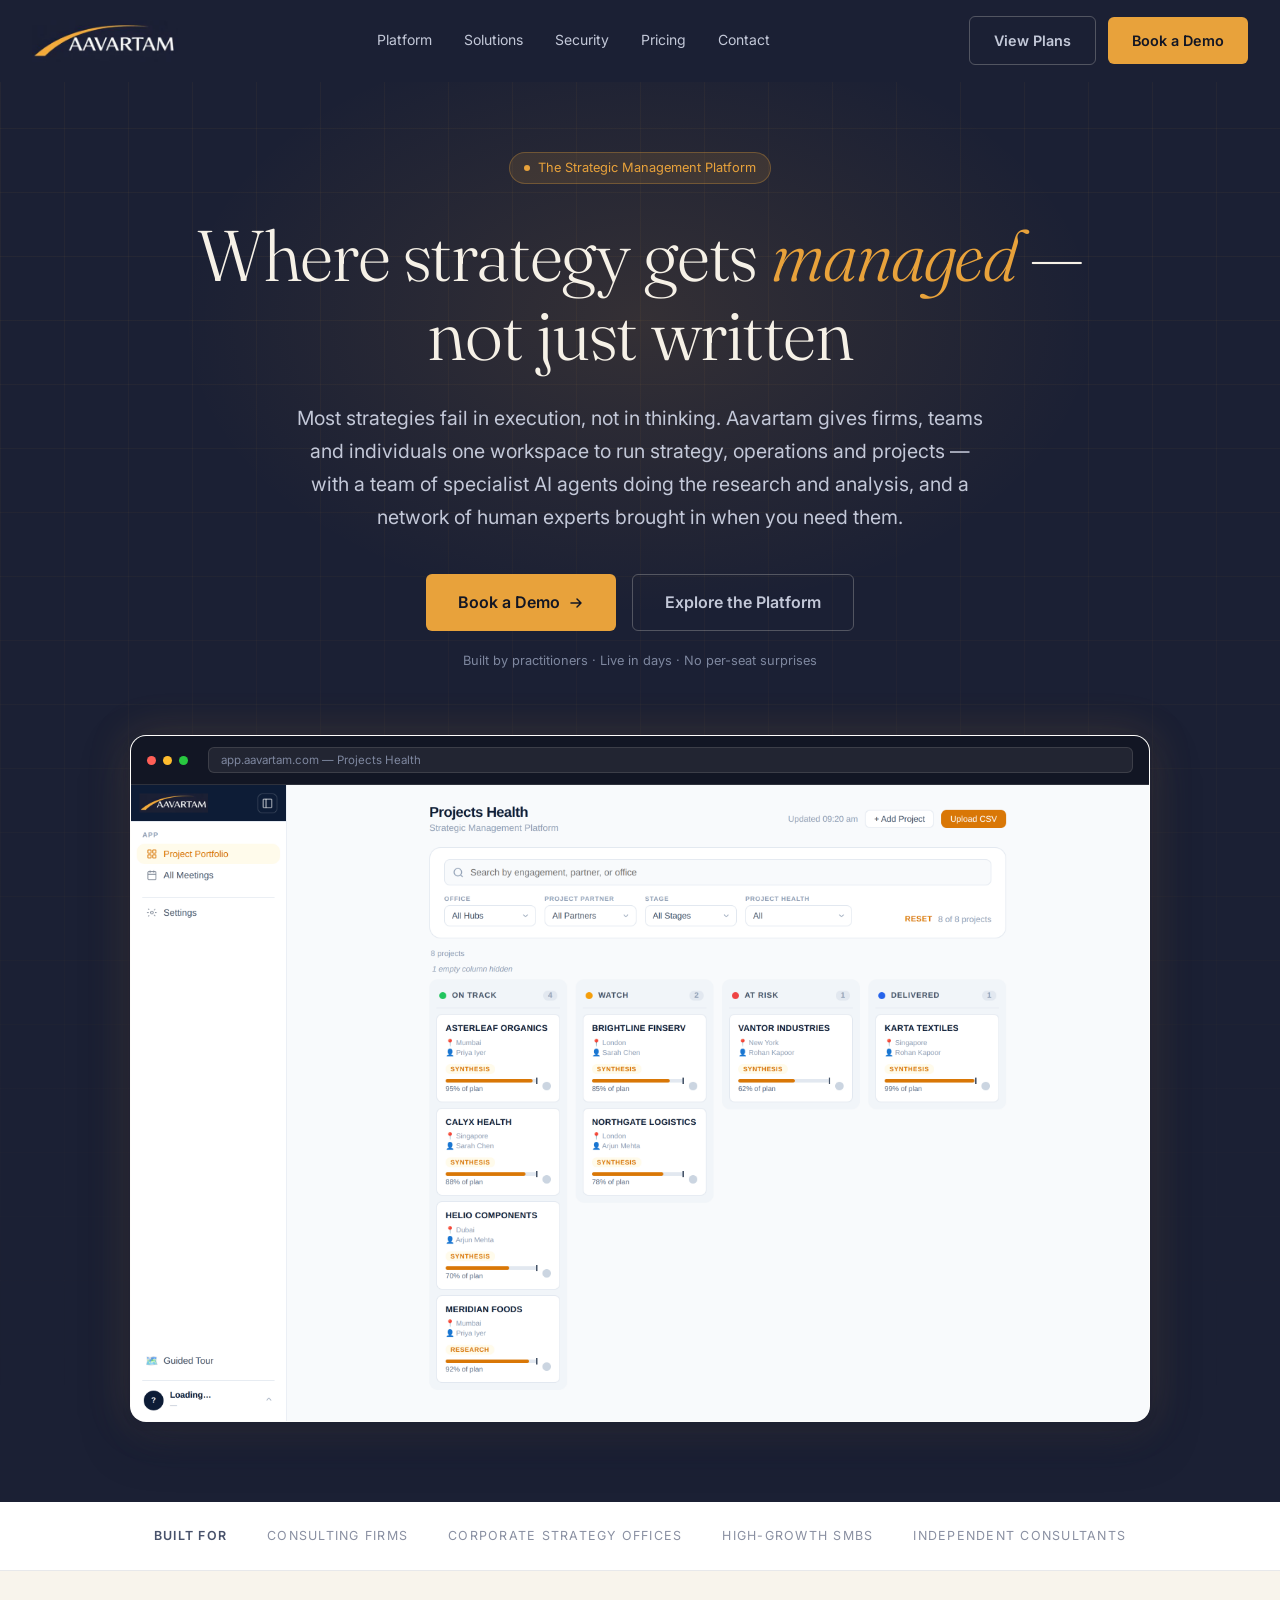
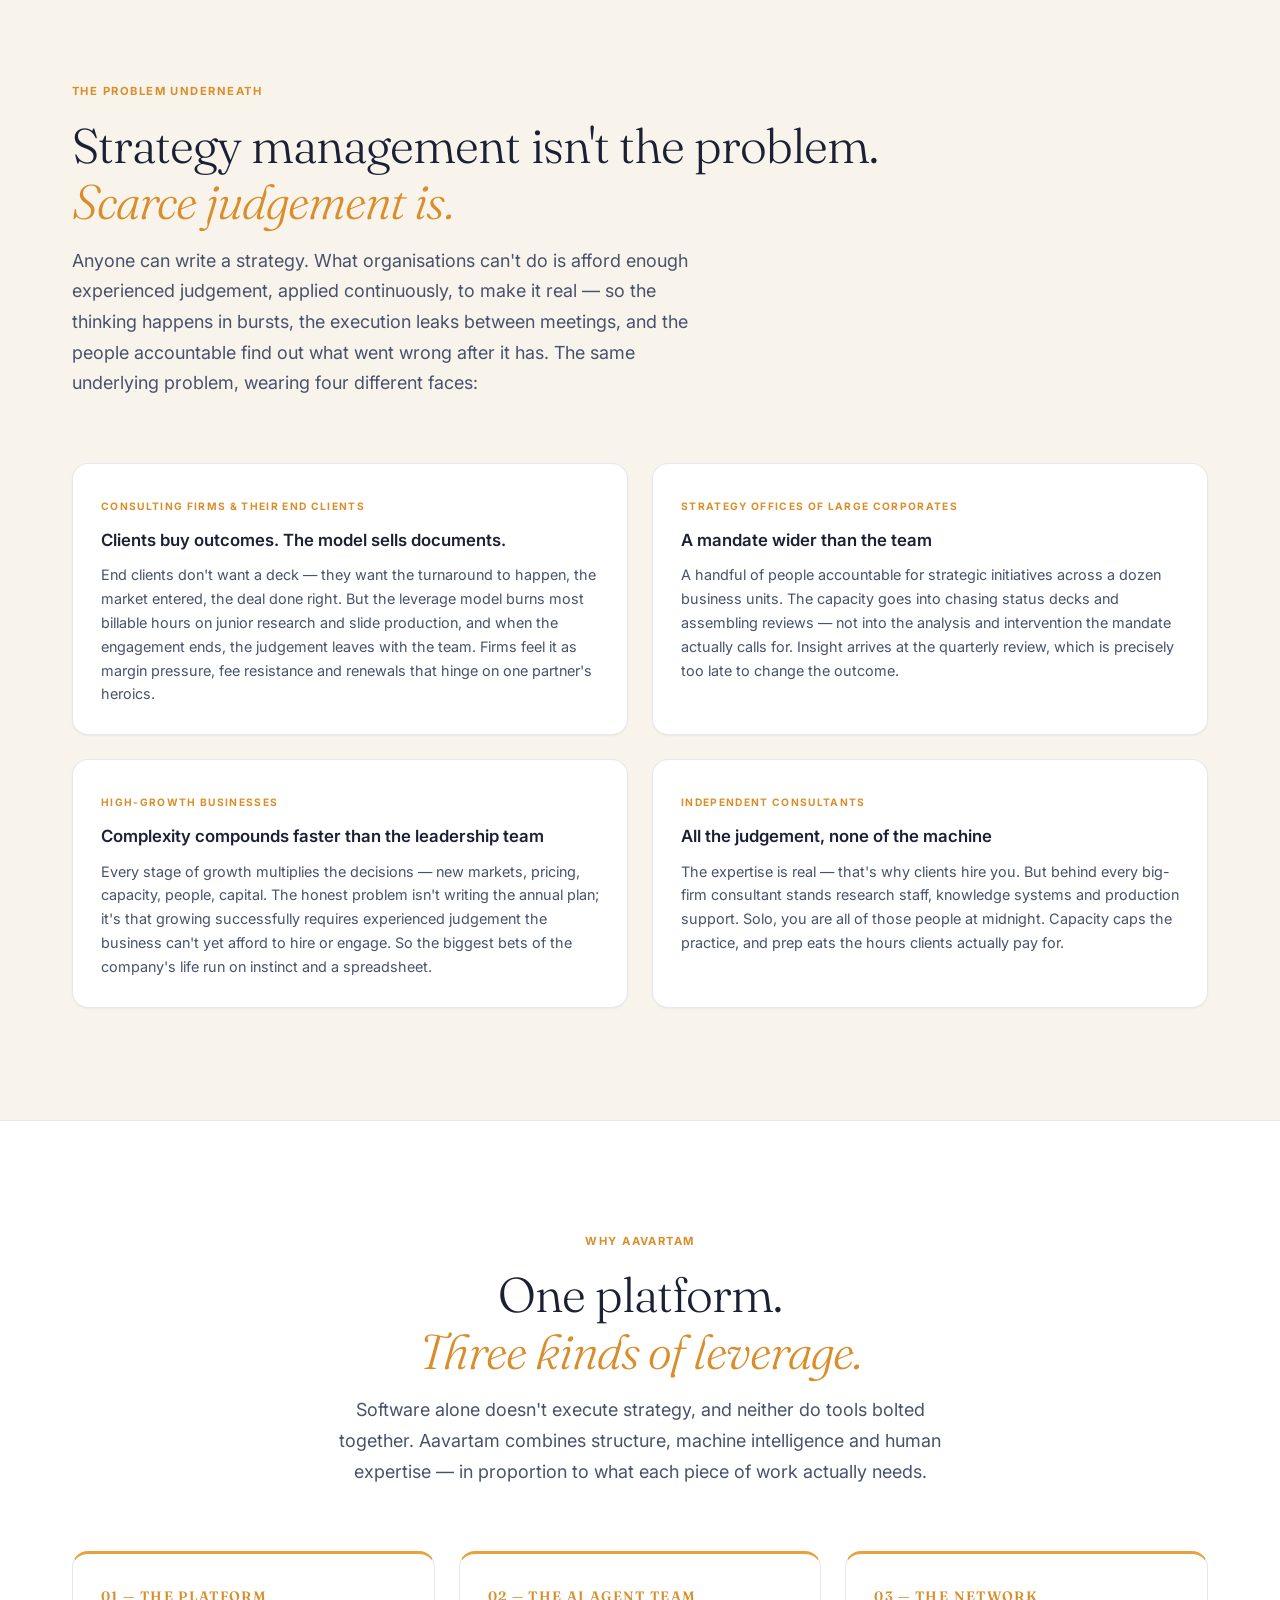
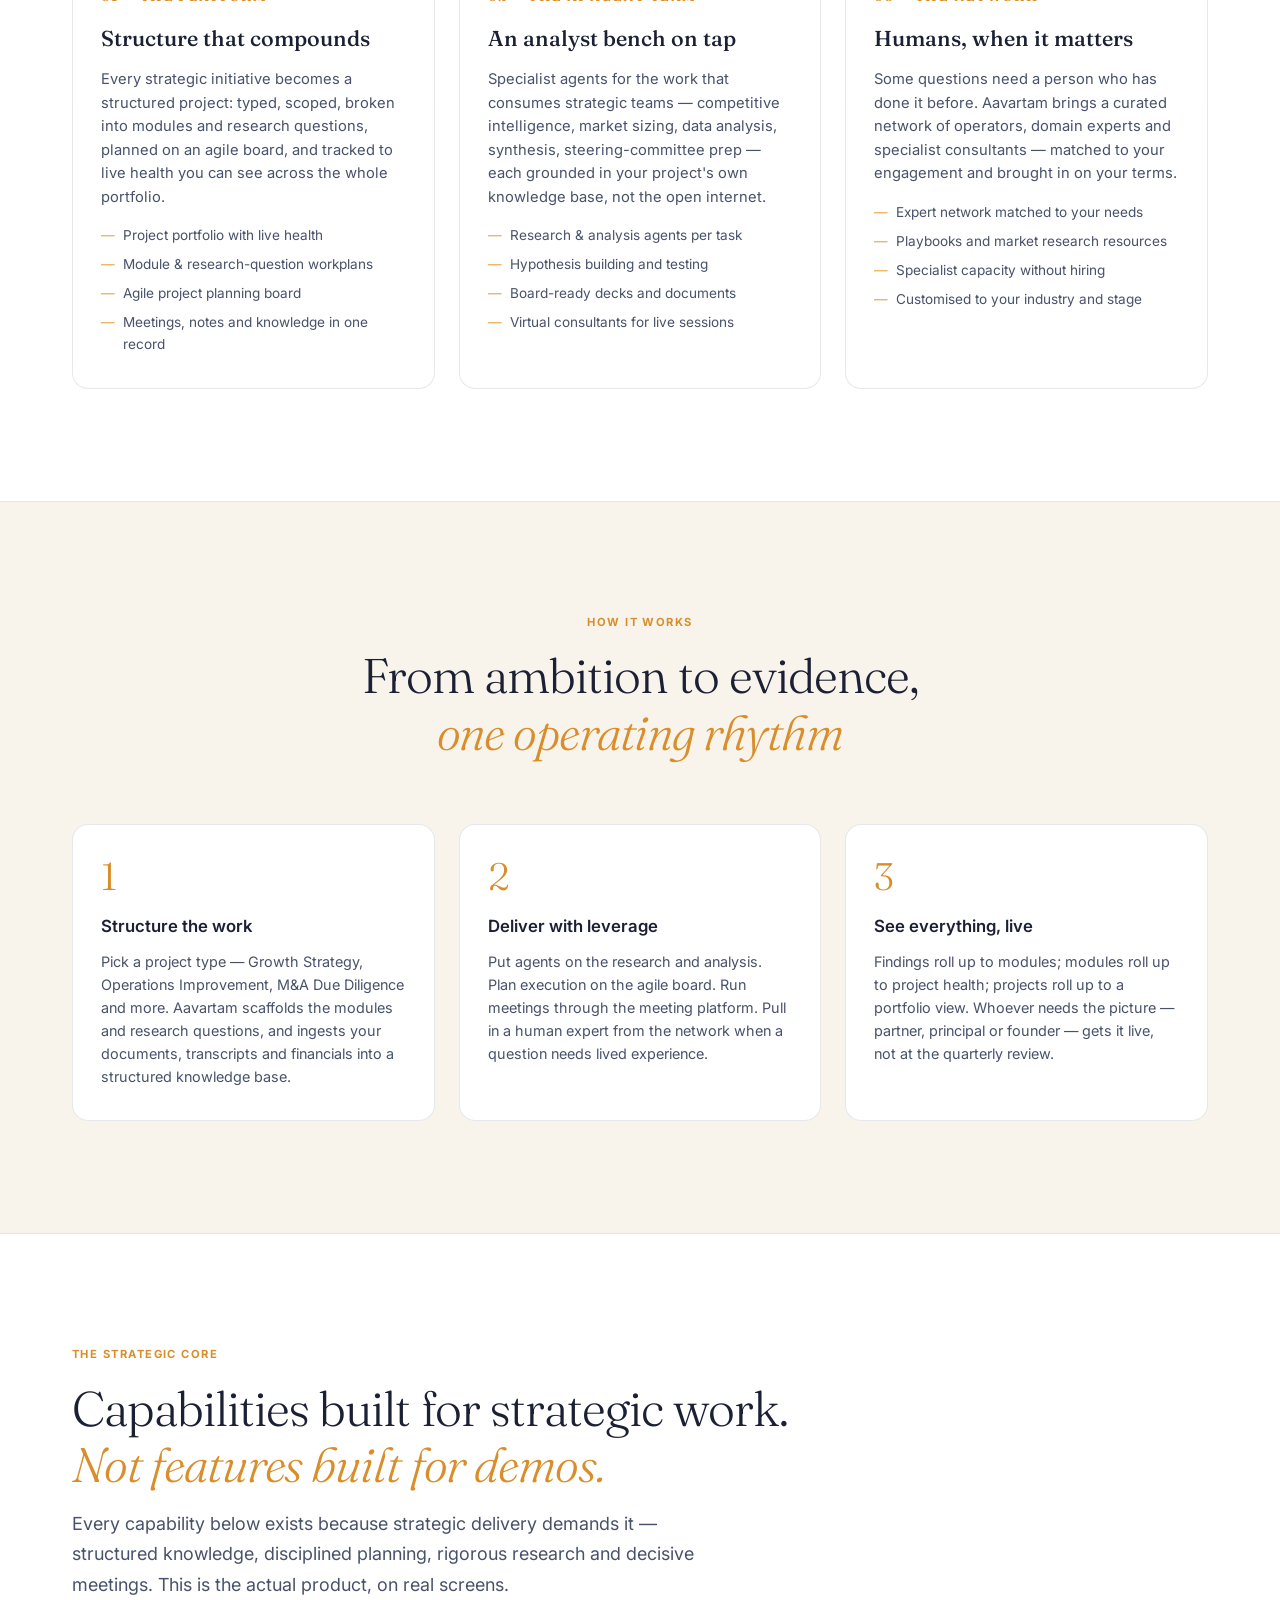
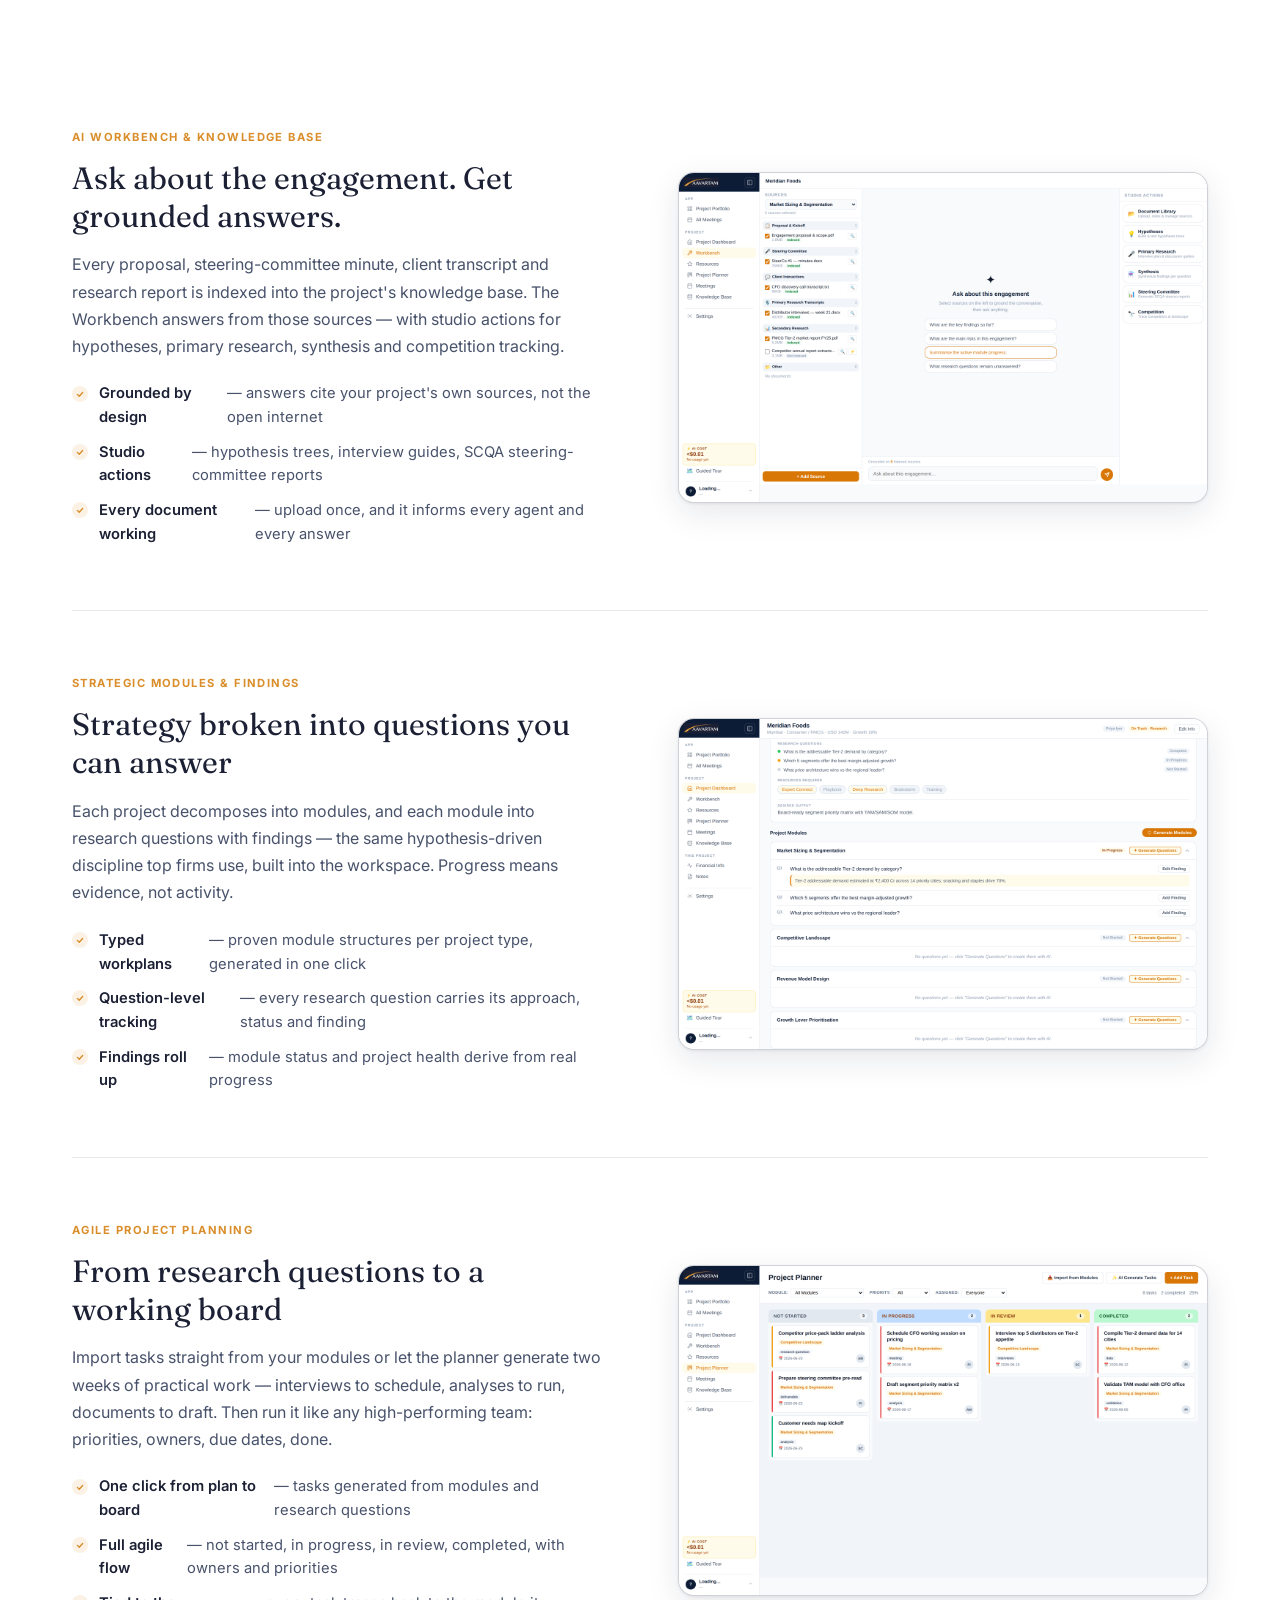
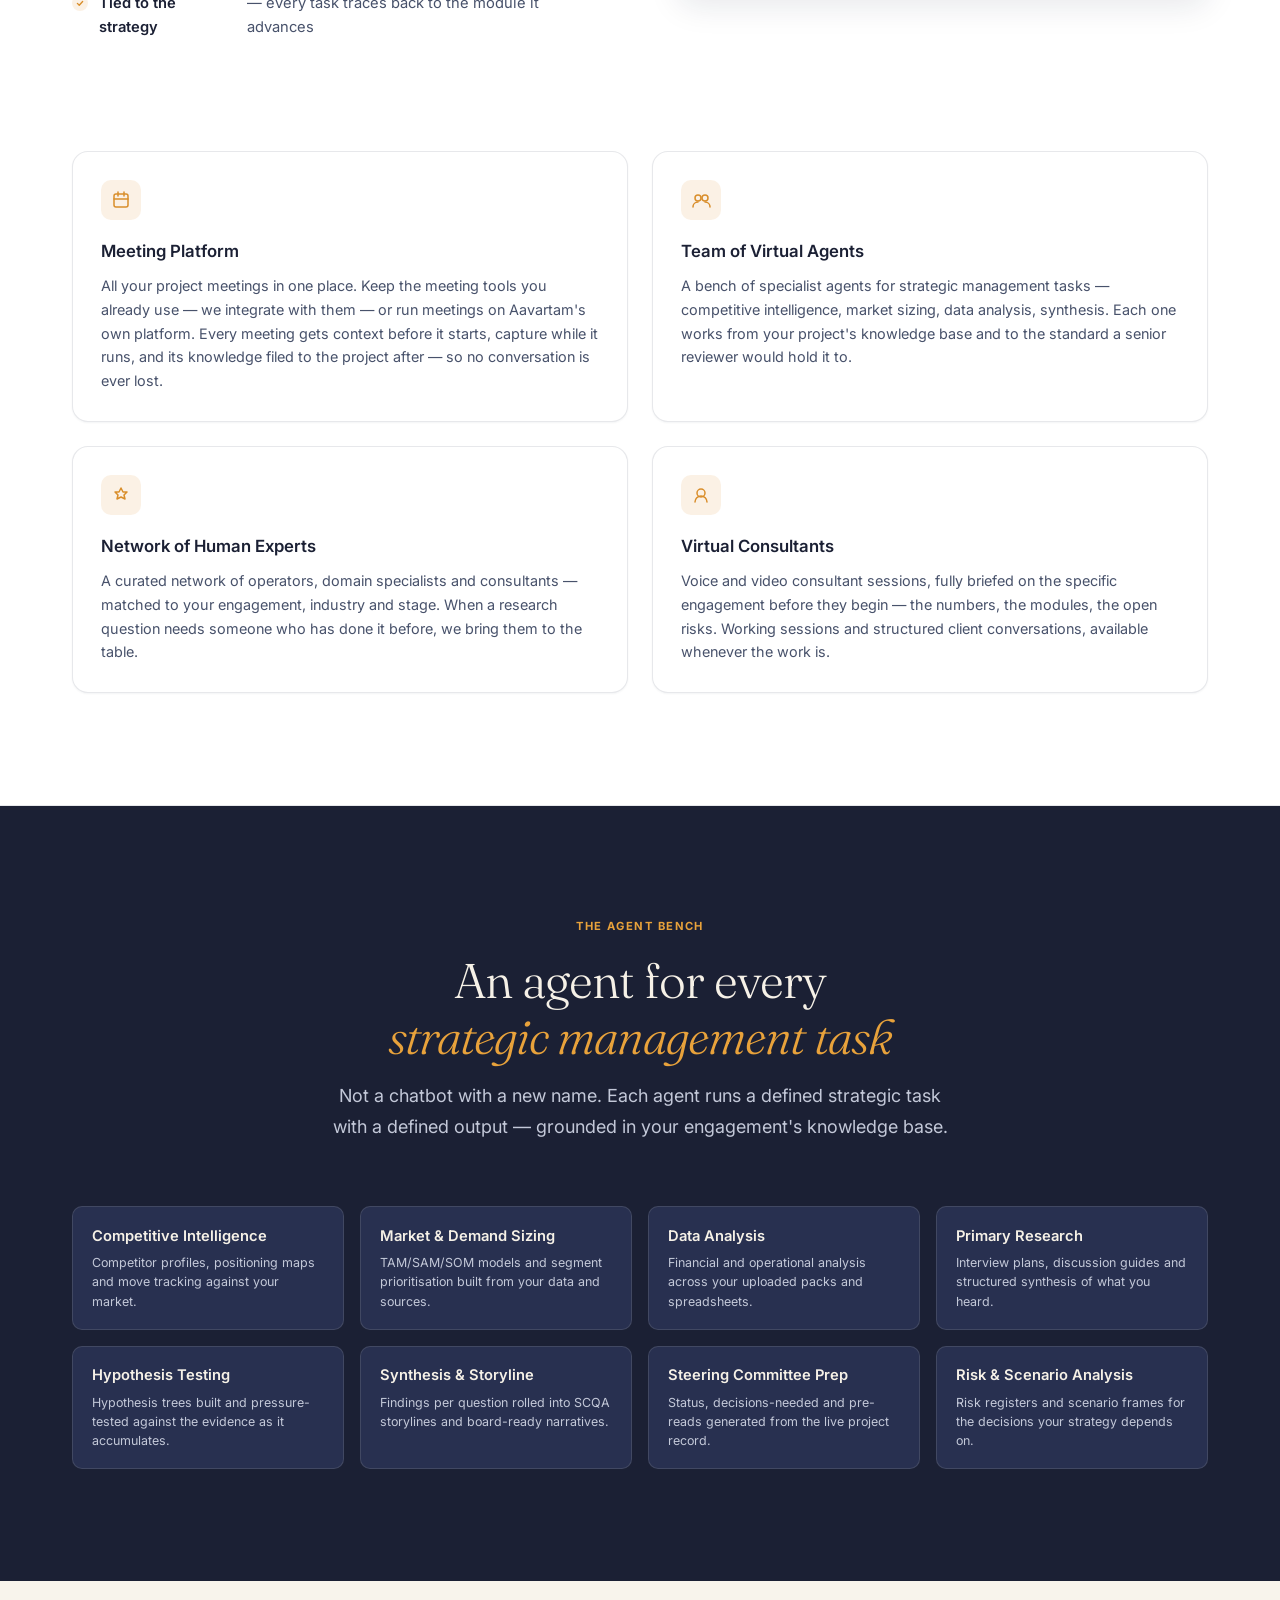
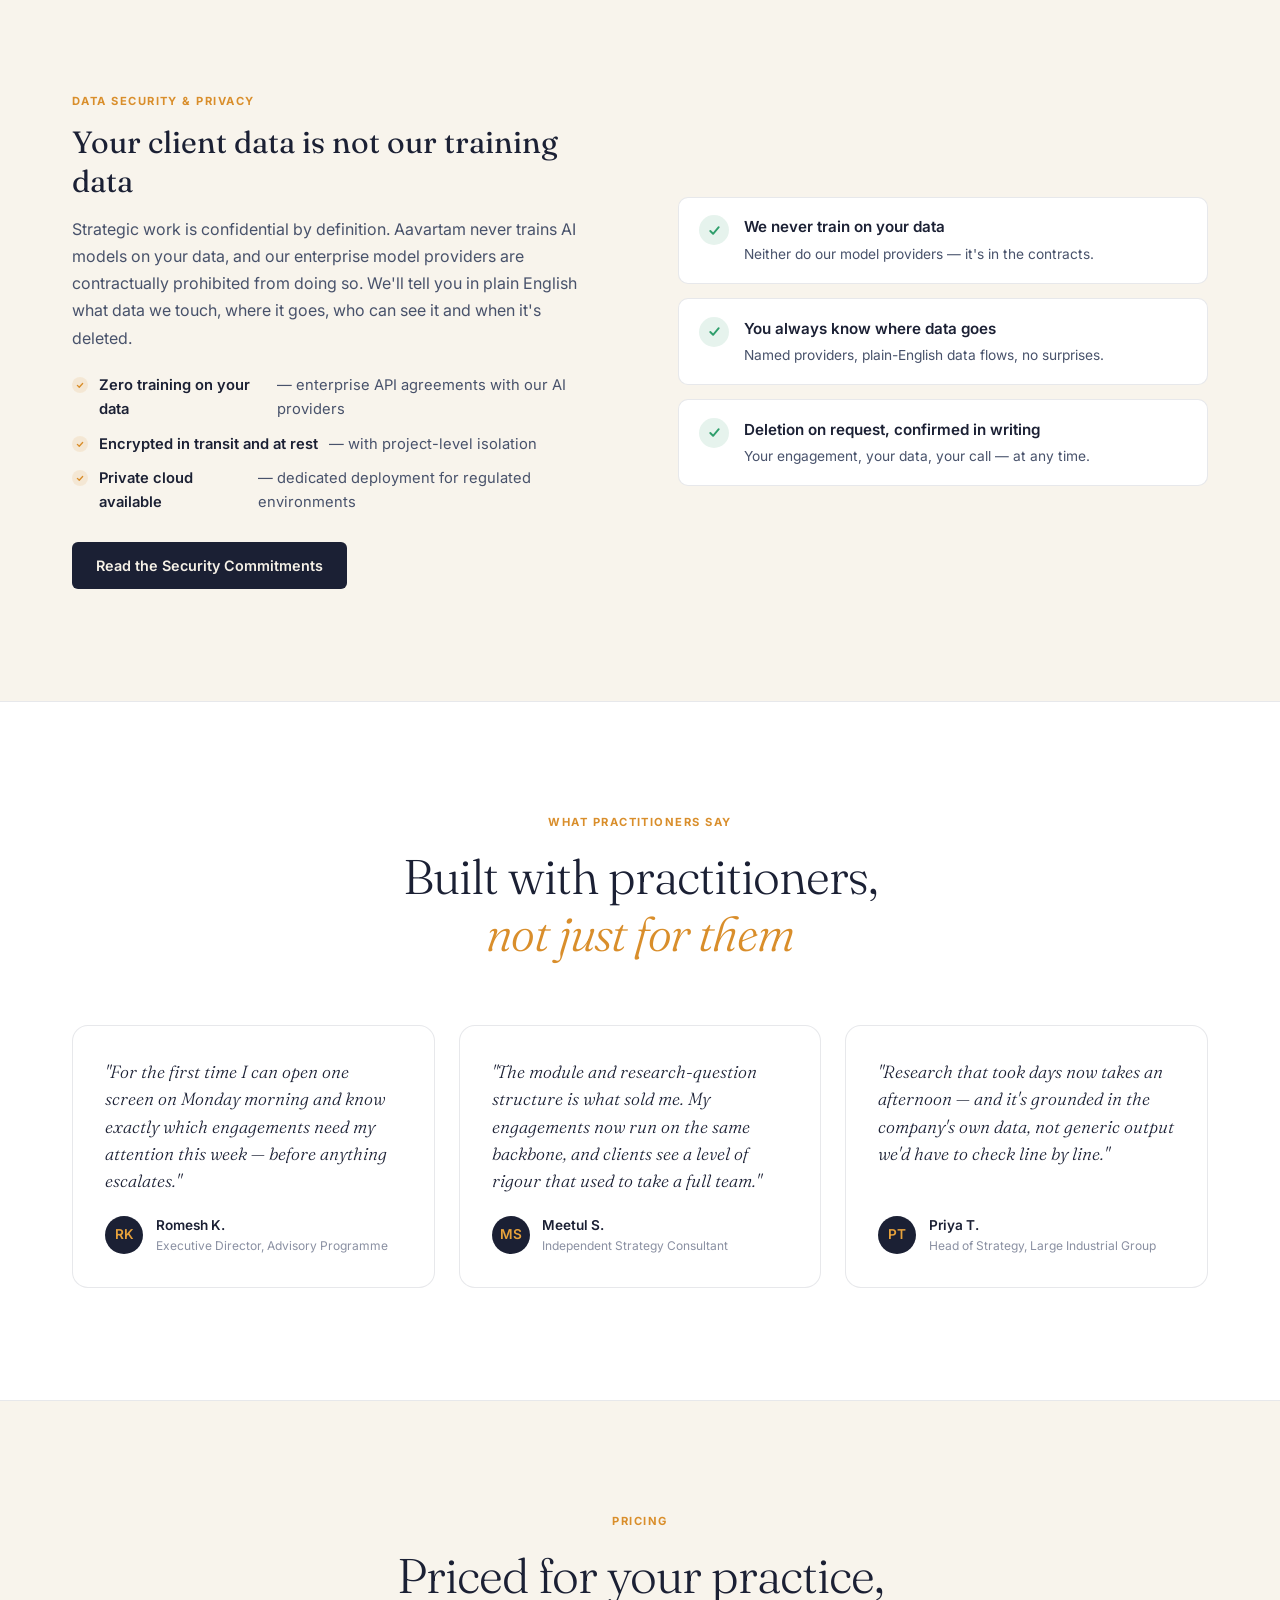
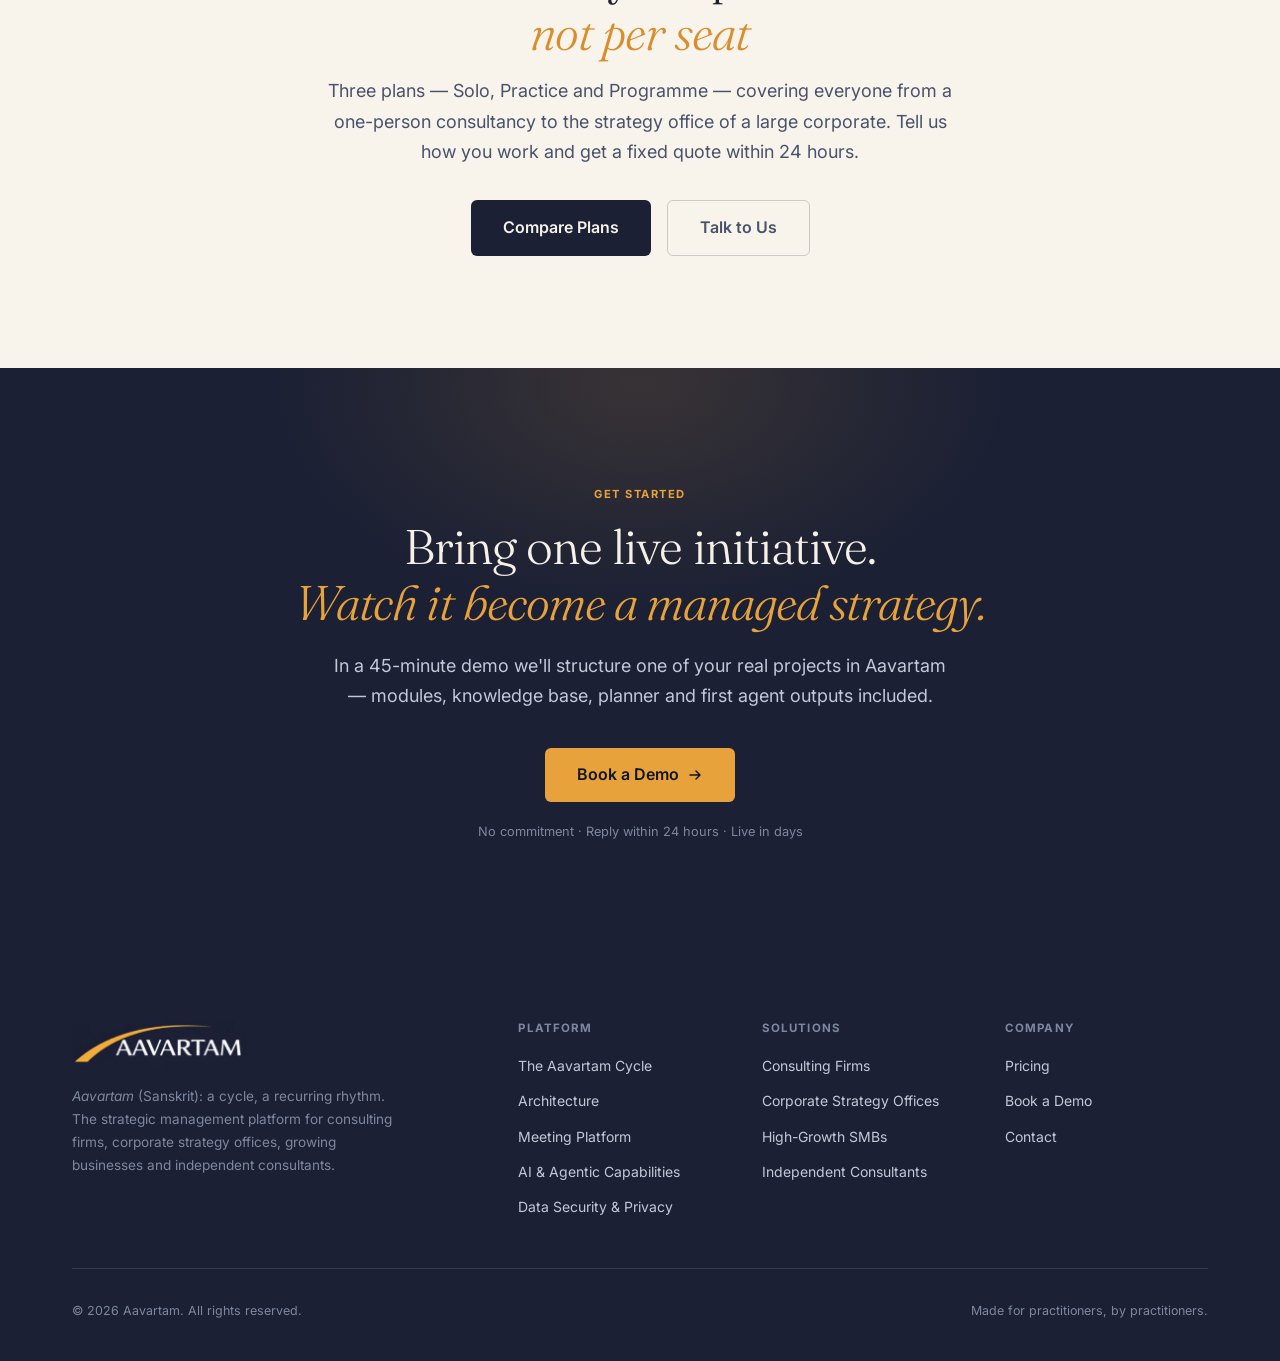
<file: index.html>
<!DOCTYPE html>
<html lang="en">
<head>
  <meta charset="UTF-8">
  <meta name="viewport" content="width=device-width, initial-scale=1.0">
  <meta name="description" content="Aavartam is the strategic management platform for consulting firms, corporate strategy offices, high-growth businesses and independent consultants — one workspace for strategy, operations and projects, with a team of AI agents and a network of human experts behind it.">
  <meta property="og:title" content="Aavartam — The Strategic Management Platform">
  <meta property="og:description" content="One workspace for strategy, operations and projects — with specialist AI agents and a curated network of human experts that flex to your needs.">
  <meta property="og:type" content="website">
  <meta property="og:image" content="assets/img/logo-navy.png">
  <meta name="twitter:card" content="summary_large_image">
  <title>Aavartam — AI Strategic Management Platform for Consulting Firms &amp; Growing Businesses</title>
  <meta name="keywords" content="strategic management platform, AI for consulting firms, strategy execution software, consulting engagement management, AI agents for strategy, corporate strategy office software, knowledge management for consultants">
  <link rel="canonical" href="https://aavartam-marketing.netlify.app/">
  <script type="application/ld+json">
  {
    "@context": "https://schema.org",
    "@graph": [
      {
        "@type": "Organization",
        "name": "Aavartam",
        "url": "https://aavartam-marketing.netlify.app/",
        "logo": "https://aavartam-marketing.netlify.app/assets/img/logo-navy.png",
        "description": "AI-powered strategic management platform for consulting firms, corporate strategy offices, growing businesses and independent consultants."
      },
      {
        "@type": "SoftwareApplication",
        "name": "Aavartam",
        "applicationCategory": "BusinessApplication",
        "operatingSystem": "Web",
        "description": "Strategic management platform combining project portfolio tracking, AI agents for research and analysis, knowledge and context management, meeting capture and an expert network.",
        "offers": { "@type": "Offer", "price": "0", "priceCurrency": "USD", "description": "Tailored quotes per practice; demo on request." }
      }
    ]
  }
  </script>

  <link rel="preconnect" href="https://fonts.googleapis.com">
  <link rel="preconnect" href="https://fonts.gstatic.com" crossorigin>
  <link href="https://fonts.googleapis.com/css2?family=Fraunces:ital,opsz,wght@0,9..144,300;0,9..144,400;0,9..144,500;0,9..144,600;1,9..144,300;1,9..144,400&family=Inter:wght@300;400;500;600;700&display=swap" rel="stylesheet">
  <link rel="stylesheet" href="assets/css/site.css">
</head>
<body>

<!-- NAVIGATION -->
<nav class="nav" id="nav">
  <a href="index.html" class="nav-logo" aria-label="Aavartam home">
    <img src="assets/img/logo-navy.png" alt="AAVARTAM" class="logo-img" width="703" height="202">
  </a>
  <div class="nav-links">
    <a href="platform.html">Platform</a>
    <a href="solutions.html">Solutions</a>
    <a href="security.html">Security</a>
    <a href="pricing.html">Pricing</a>
    <a href="contact.html">Contact</a>
  </div>
  <div class="nav-actions">
    <a href="pricing.html" class="btn btn-ghost">View Plans</a>
    <a href="contact.html" class="btn btn-primary">Book a Demo</a>
  </div>
  <button class="nav-hamburger" id="hamburger" aria-label="Menu"><span></span><span></span><span></span></button>
</nav>

<nav class="mobile-nav" id="mobile-nav">
  <a href="platform.html">Platform</a>
  <a href="solutions.html">Solutions</a>
  <a href="security.html">Security</a>
  <a href="pricing.html">Pricing</a>
  <a href="contact.html">Contact</a>
  <a href="contact.html" class="btn btn-primary btn-lg" style="width:fit-content">Book a Demo</a>
</nav>

<!-- HERO -->
<section class="hero" id="main-content">
  <div class="hero-eyebrow">
    <span class="hero-eyebrow-dot"></span>
    <span>The Strategic Management Platform</span>
  </div>

  <h1 class="display-xl">
    Where strategy gets <em>managed</em> —<br>not just written
  </h1>

  <p class="hero-sub">
    Most strategies fail in execution, not in thinking. Aavartam gives firms, teams and individuals
    one workspace to run strategy, operations and projects — with a team of specialist AI agents
    doing the research and analysis, and a network of human experts brought in when you need them.
  </p>

  <div class="hero-cta">
    <a href="contact.html" class="btn btn-primary btn-lg">
      Book a Demo
      <svg viewBox="0 0 16 16" fill="none"><path d="M3 8h10M9 4l4 4-4 4" stroke="currentColor" stroke-width="1.5" stroke-linecap="round" stroke-linejoin="round"/></svg>
    </a>
    <a href="platform.html" class="btn btn-ghost btn-lg">Explore the Platform</a>
  </div>

  <p class="hero-note">Built by practitioners · Live in days · No per-seat surprises</p>

  <!-- Real product: portfolio command centre -->
  <div class="shot">
    <div class="shot-bar">
      <span class="dot"></span><span class="dot"></span><span class="dot"></span>
      <span class="shot-url">app.aavartam.com — Projects Health</span>
    </div>
    <img src="assets/img/screen-portfolio.png" alt="Aavartam portfolio dashboard showing live project health across engagements" width="1440" height="900">
  </div>
</section>

<!-- AUDIENCE STRIP -->
<div style="border-bottom:1px solid var(--border);padding:1.5rem 0;background:var(--bg-surface)">
  <div class="container" style="display:flex;flex-wrap:wrap;justify-content:center;align-items:center;gap:1rem 2.5rem;font-size:0.78rem;letter-spacing:0.1em;text-transform:uppercase;color:var(--text-muted)">
    <span style="color:var(--text-secondary);font-weight:600">Built for</span>
    <span>Consulting Firms</span>
    <span>Corporate Strategy Offices</span>
    <span>High-Growth SMBs</span>
    <span>Independent Consultants</span>
  </div>
</div>

<!-- PROBLEM -->
<section class="section" id="problem">
  <div class="container">
    <div class="section-header reveal">
      <span class="label">The Problem Underneath</span>
      <h2 class="display-lg">Strategy management isn't the problem.<br><em>Scarce judgement is.</em></h2>
      <p class="body-lg" style="margin-top:1rem">Anyone can write a strategy. What organisations can't do is afford enough experienced judgement, applied continuously, to make it real — so the thinking happens in bursts, the execution leaks between meetings, and the people accountable find out what went wrong after it has. The same underlying problem, wearing four different faces:</p>
    </div>

    <div class="grid-2 reveal">
      <div class="card">
        <span class="label" style="font-size:0.64rem">Consulting Firms &amp; Their End Clients</span>
        <h3 style="margin-top:0.6rem">Clients buy outcomes. The model sells documents.</h3>
        <p>End clients don't want a deck — they want the turnaround to happen, the market entered, the deal done right. But the leverage model burns most billable hours on junior research and slide production, and when the engagement ends, the judgement leaves with the team. Firms feel it as margin pressure, fee resistance and renewals that hinge on one partner's heroics.</p>
      </div>
      <div class="card">
        <span class="label" style="font-size:0.64rem">Strategy Offices of Large Corporates</span>
        <h3 style="margin-top:0.6rem">A mandate wider than the team</h3>
        <p>A handful of people accountable for strategic initiatives across a dozen business units. The capacity goes into chasing status decks and assembling reviews — not into the analysis and intervention the mandate actually calls for. Insight arrives at the quarterly review, which is precisely too late to change the outcome.</p>
      </div>
      <div class="card">
        <span class="label" style="font-size:0.64rem">High-Growth Businesses</span>
        <h3 style="margin-top:0.6rem">Complexity compounds faster than the leadership team</h3>
        <p>Every stage of growth multiplies the decisions — new markets, pricing, capacity, people, capital. The honest problem isn't writing the annual plan; it's that growing successfully requires experienced judgement the business can't yet afford to hire or engage. So the biggest bets of the company's life run on instinct and a spreadsheet.</p>
      </div>
      <div class="card">
        <span class="label" style="font-size:0.64rem">Independent Consultants</span>
        <h3 style="margin-top:0.6rem">All the judgement, none of the machine</h3>
        <p>The expertise is real — that's why clients hire you. But behind every big-firm consultant stands research staff, knowledge systems and production support. Solo, you are all of those people at midnight. Capacity caps the practice, and prep eats the hours clients actually pay for.</p>
      </div>
    </div>
  </div>
</section>

<!-- WHY / WHAT WE DO -->
<section class="section section-alt" id="why">
  <div class="container">
    <div class="section-header centered reveal">
      <span class="label">Why Aavartam</span>
      <h2 class="display-lg">One platform.<br><em>Three kinds of leverage.</em></h2>
      <p class="body-lg">Software alone doesn't execute strategy, and neither do tools bolted together. Aavartam combines structure, machine intelligence and human expertise — in proportion to what each piece of work actually needs.</p>
    </div>

    <div class="grid-3 reveal">
      <div class="pillar">
        <div class="pillar-num">01 — THE PLATFORM</div>
        <h3>Structure that compounds</h3>
        <p>Every strategic initiative becomes a structured project: typed, scoped, broken into modules and research questions, planned on an agile board, and tracked to live health you can see across the whole portfolio.</p>
        <ul>
          <li>Project portfolio with live health</li>
          <li>Module &amp; research-question workplans</li>
          <li>Agile project planning board</li>
          <li>Meetings, notes and knowledge in one record</li>
        </ul>
      </div>
      <div class="pillar">
        <div class="pillar-num">02 — THE AI AGENT TEAM</div>
        <h3>An analyst bench on tap</h3>
        <p>Specialist agents for the work that consumes strategic teams — competitive intelligence, market sizing, data analysis, synthesis, steering-committee prep — each grounded in your project's own knowledge base, not the open internet.</p>
        <ul>
          <li>Research &amp; analysis agents per task</li>
          <li>Hypothesis building and testing</li>
          <li>Board-ready decks and documents</li>
          <li>Virtual consultants for live sessions</li>
        </ul>
      </div>
      <div class="pillar">
        <div class="pillar-num">03 — THE NETWORK</div>
        <h3>Humans, when it matters</h3>
        <p>Some questions need a person who has done it before. Aavartam brings a curated network of operators, domain experts and specialist consultants — matched to your engagement and brought in on your terms.</p>
        <ul>
          <li>Expert network matched to your needs</li>
          <li>Playbooks and market research resources</li>
          <li>Specialist capacity without hiring</li>
          <li>Customised to your industry and stage</li>
        </ul>
      </div>
    </div>
  </div>
</section>

<!-- HOW IT WORKS -->
<section class="section">
  <div class="container">
    <div class="section-header centered reveal">
      <span class="label">How It Works</span>
      <h2 class="display-lg">From ambition to evidence,<br><em>one operating rhythm</em></h2>
    </div>
    <div class="steps">
      <div class="step-card reveal reveal-delay-1">
        <div class="step-num">1</div>
        <h3>Structure the work</h3>
        <p>Pick a project type — Growth Strategy, Operations Improvement, M&amp;A Due Diligence and more. Aavartam scaffolds the modules and research questions, and ingests your documents, transcripts and financials into a structured knowledge base.</p>
      </div>
      <div class="step-card reveal reveal-delay-2">
        <div class="step-num">2</div>
        <h3>Deliver with leverage</h3>
        <p>Put agents on the research and analysis. Plan execution on the agile board. Run meetings through the meeting platform. Pull in a human expert from the network when a question needs lived experience.</p>
      </div>
      <div class="step-card reveal reveal-delay-3">
        <div class="step-num">3</div>
        <h3>See everything, live</h3>
        <p>Findings roll up to modules; modules roll up to project health; projects roll up to a portfolio view. Whoever needs the picture — partner, principal or founder — gets it live, not at the quarterly review.</p>
      </div>
    </div>
  </div>
</section>

<!-- HERO FEATURES -->
<section class="section section-alt" id="features">
  <div class="container">
    <div class="section-header reveal">
      <span class="label">The Strategic Core</span>
      <h2 class="display-lg">Capabilities built for strategic work.<br><em>Not features built for demos.</em></h2>
      <p class="body-lg">Every capability below exists because strategic delivery demands it — structured knowledge, disciplined planning, rigorous research and decisive meetings. This is the actual product, on real screens.</p>
    </div>

    <!-- Workbench + Knowledge Base -->
    <div class="split reveal">
      <div class="split-copy">
        <span class="label">AI Workbench &amp; Knowledge Base</span>
        <h2 class="display-md">Ask about the engagement. Get grounded answers.</h2>
        <p>Every proposal, steering-committee minute, client transcript and research report is indexed into the project's knowledge base. The Workbench answers from those sources — with studio actions for hypotheses, primary research, synthesis and competition tracking.</p>
        <ul class="split-list">
          <li><strong>Grounded by design</strong> — answers cite your project's own sources, not the open internet</li>
          <li><strong>Studio actions</strong> — hypothesis trees, interview guides, SCQA steering-committee reports</li>
          <li><strong>Every document working</strong> — upload once, and it informs every agent and every answer</li>
        </ul>
      </div>
      <div class="split-media">
        <div class="shot">
          <img src="assets/img/screen-workbench.png" alt="Aavartam AI Workbench with indexed sources and studio actions" loading="lazy" width="1440" height="900">
        </div>
      </div>
    </div>

    <!-- Modules / research discipline -->
    <div class="split flip reveal">
      <div class="split-copy">
        <span class="label">Strategic Modules &amp; Findings</span>
        <h2 class="display-md">Strategy broken into questions you can answer</h2>
        <p>Each project decomposes into modules, and each module into research questions with findings — the same hypothesis-driven discipline top firms use, built into the workspace. Progress means evidence, not activity.</p>
        <ul class="split-list">
          <li><strong>Typed workplans</strong> — proven module structures per project type, generated in one click</li>
          <li><strong>Question-level tracking</strong> — every research question carries its approach, status and finding</li>
          <li><strong>Findings roll up</strong> — module status and project health derive from real progress</li>
        </ul>
      </div>
      <div class="split-media">
        <div class="shot">
          <img src="assets/img/screen-modules.png" alt="Aavartam project modules with research questions and findings" loading="lazy" width="1440" height="900">
        </div>
      </div>
    </div>

    <!-- Agile planning -->
    <div class="split reveal">
      <div class="split-copy">
        <span class="label">Agile Project Planning</span>
        <h2 class="display-md">From research questions to a working board</h2>
        <p>Import tasks straight from your modules or let the planner generate two weeks of practical work — interviews to schedule, analyses to run, documents to draft. Then run it like any high-performing team: priorities, owners, due dates, done.</p>
        <ul class="split-list">
          <li><strong>One click from plan to board</strong> — tasks generated from modules and research questions</li>
          <li><strong>Full agile flow</strong> — not started, in progress, in review, completed, with owners and priorities</li>
          <li><strong>Tied to the strategy</strong> — every task traces back to the module it advances</li>
        </ul>
      </div>
      <div class="split-media">
        <div class="shot">
          <img src="assets/img/screen-planner.png" alt="Aavartam agile project planner board with tasks by status" loading="lazy" width="1440" height="900">
        </div>
      </div>
    </div>

    <!-- Remaining strategic capabilities -->
    <div class="grid-2 reveal" style="margin-top:3rem">
      <div class="card">
        <div class="card-icon">
          <svg viewBox="0 0 20 20" fill="none"><rect x="3" y="4" width="14" height="13" rx="2" stroke="currentColor" stroke-width="1.5"/><path d="M7 2v4M13 2v4M3 9h14" stroke="currentColor" stroke-width="1.5" stroke-linecap="round"/></svg>
        </div>
        <h3>Meeting Platform</h3>
        <p>All your project meetings in one place. Keep the meeting tools you already use — we integrate with them — or run meetings on Aavartam's own platform. Every meeting gets context before it starts, capture while it runs, and its knowledge filed to the project after — so no conversation is ever lost.</p>
      </div>
      <div class="card">
        <div class="card-icon">
          <svg viewBox="0 0 20 20" fill="none"><circle cx="7" cy="8" r="3" stroke="currentColor" stroke-width="1.5"/><circle cx="14" cy="8" r="3" stroke="currentColor" stroke-width="1.5"/><path d="M2 17c0-2.8 2.2-5 5-5M19 17c0-2.8-2.2-5-5-5" stroke="currentColor" stroke-width="1.5" stroke-linecap="round"/></svg>
        </div>
        <h3>Team of Virtual Agents</h3>
        <p>A bench of specialist agents for strategic management tasks — competitive intelligence, market sizing, data analysis, synthesis. Each one works from your project's knowledge base and to the standard a senior reviewer would hold it to.</p>
      </div>
      <div class="card">
        <div class="card-icon">
          <svg viewBox="0 0 20 20" fill="none"><path d="M10 3l2 4h4l-3 3 1 4-4-2-4 2 1-4-3-3h4l2-4z" stroke="currentColor" stroke-width="1.5" stroke-linejoin="round"/></svg>
        </div>
        <h3>Network of Human Experts</h3>
        <p>A curated network of operators, domain specialists and consultants — matched to your engagement, industry and stage. When a research question needs someone who has done it before, we bring them to the table.</p>
      </div>
      <div class="card">
        <div class="card-icon">
          <svg viewBox="0 0 20 20" fill="none"><circle cx="10" cy="8" r="4" stroke="currentColor" stroke-width="1.5"/><path d="M4 17c0-3.3 2.7-6 6-6s6 2.7 6 6" stroke="currentColor" stroke-width="1.5" stroke-linecap="round"/></svg>
        </div>
        <h3>Virtual Consultants</h3>
        <p>Voice and video consultant sessions, fully briefed on the specific engagement before they begin — the numbers, the modules, the open risks. Working sessions and structured client conversations, available whenever the work is.</p>
      </div>
    </div>
  </div>
</section>

<!-- AGENTS -->
<section class="section section-navy" id="agents">
  <div class="container">
    <div class="section-header centered reveal">
      <span class="label">The Agent Bench</span>
      <h2 class="display-lg">An agent for every<br><em>strategic management task</em></h2>
      <p class="body-lg">Not a chatbot with a new name. Each agent runs a defined strategic task with a defined output — grounded in your engagement's knowledge base.</p>
    </div>
    <div class="agent-grid reveal">
      <div class="agent-chip"><h4>Competitive Intelligence</h4><p>Competitor profiles, positioning maps and move tracking against your market.</p></div>
      <div class="agent-chip"><h4>Market &amp; Demand Sizing</h4><p>TAM/SAM/SOM models and segment prioritisation built from your data and sources.</p></div>
      <div class="agent-chip"><h4>Data Analysis</h4><p>Financial and operational analysis across your uploaded packs and spreadsheets.</p></div>
      <div class="agent-chip"><h4>Primary Research</h4><p>Interview plans, discussion guides and structured synthesis of what you heard.</p></div>
      <div class="agent-chip"><h4>Hypothesis Testing</h4><p>Hypothesis trees built and pressure-tested against the evidence as it accumulates.</p></div>
      <div class="agent-chip"><h4>Synthesis &amp; Storyline</h4><p>Findings per question rolled into SCQA storylines and board-ready narratives.</p></div>
      <div class="agent-chip"><h4>Steering Committee Prep</h4><p>Status, decisions-needed and pre-reads generated from the live project record.</p></div>
      <div class="agent-chip"><h4>Risk &amp; Scenario Analysis</h4><p>Risk registers and scenario frames for the decisions your strategy depends on.</p></div>
    </div>
  </div>
</section>

<!-- SECURITY TEASER -->
<section class="section">
  <div class="container">
    <div class="split" style="padding-top:0;padding-bottom:0">
      <div class="split-copy reveal">
        <span class="label">Data Security &amp; Privacy</span>
        <h2 class="display-md">Your client data is not our training data</h2>
        <p>Strategic work is confidential by definition. Aavartam never trains AI models on your data, and our enterprise model providers are contractually prohibited from doing so. We'll tell you in plain English what data we touch, where it goes, who can see it and when it's deleted.</p>
        <ul class="split-list">
          <li><strong>Zero training on your data</strong> — enterprise API agreements with our AI providers</li>
          <li><strong>Encrypted in transit and at rest</strong> — with project-level isolation</li>
          <li><strong>Private cloud available</strong> — dedicated deployment for regulated environments</li>
        </ul>
        <div style="margin-top:1.75rem">
          <a href="security.html" class="btn btn-navy">Read the Security Commitments</a>
        </div>
      </div>
      <div class="split-media reveal">
        <div class="sec-list">
          <div class="sec-item">
            <div class="sec-ic"><svg viewBox="0 0 16 16" fill="none"><path d="M3.5 8.5l3 3 6-7" stroke="currentColor" stroke-width="2" stroke-linecap="round" stroke-linejoin="round"/></svg></div>
            <div><h4>We never train on your data</h4><p>Neither do our model providers — it's in the contracts.</p></div>
          </div>
          <div class="sec-item">
            <div class="sec-ic"><svg viewBox="0 0 16 16" fill="none"><path d="M3.5 8.5l3 3 6-7" stroke="currentColor" stroke-width="2" stroke-linecap="round" stroke-linejoin="round"/></svg></div>
            <div><h4>You always know where data goes</h4><p>Named providers, plain-English data flows, no surprises.</p></div>
          </div>
          <div class="sec-item">
            <div class="sec-ic"><svg viewBox="0 0 16 16" fill="none"><path d="M3.5 8.5l3 3 6-7" stroke="currentColor" stroke-width="2" stroke-linecap="round" stroke-linejoin="round"/></svg></div>
            <div><h4>Deletion on request, confirmed in writing</h4><p>Your engagement, your data, your call — at any time.</p></div>
          </div>
        </div>
      </div>
    </div>
  </div>
</section>

<!-- TESTIMONIALS -->
<section class="section section-alt">
  <div class="container">
    <div class="section-header centered reveal">
      <span class="label">What Practitioners Say</span>
      <h2 class="display-lg">Built with practitioners,<br><em>not just for them</em></h2>
    </div>
    <div class="grid-3 reveal">
      <div class="quote-card">
        <blockquote>"For the first time I can open one screen on Monday morning and know exactly which engagements need my attention this week — before anything escalates."</blockquote>
        <div class="who">
          <div class="avatar">RK</div>
          <div>
            <div class="who-name">Romesh K.</div>
            <div class="who-role">Executive Director, Advisory Programme</div>
          </div>
        </div>
      </div>
      <div class="quote-card">
        <blockquote>"The module and research-question structure is what sold me. My engagements now run on the same backbone, and clients see a level of rigour that used to take a full team."</blockquote>
        <div class="who">
          <div class="avatar">MS</div>
          <div>
            <div class="who-name">Meetul S.</div>
            <div class="who-role">Independent Strategy Consultant</div>
          </div>
        </div>
      </div>
      <div class="quote-card">
        <blockquote>"Research that took days now takes an afternoon — and it's grounded in the company's own data, not generic output we'd have to check line by line."</blockquote>
        <div class="who">
          <div class="avatar">PT</div>
          <div>
            <div class="who-name">Priya T.</div>
            <div class="who-role">Head of Strategy, Large Industrial Group</div>
          </div>
        </div>
      </div>
    </div>
  </div>
</section>

<!-- PRICING TEASER -->
<section class="section">
  <div class="container" style="text-align:center">
    <div class="section-header centered reveal" style="margin-bottom:2rem">
      <span class="label">Pricing</span>
      <h2 class="display-lg">Priced for your practice,<br><em>not per seat</em></h2>
      <p class="body-lg">Three plans — Solo, Practice and Programme — covering everyone from a one-person consultancy to the strategy office of a large corporate. Tell us how you work and get a fixed quote within 24 hours.</p>
    </div>
    <div class="hero-cta reveal">
      <a href="pricing.html" class="btn btn-navy btn-lg">Compare Plans</a>
      <a href="contact.html" class="btn btn-ghost btn-lg">Talk to Us</a>
    </div>
  </div>
</section>

<!-- CTA -->
<section class="cta-band">
  <span class="label">Get Started</span>
  <h2 class="display-lg" style="margin-top:0.75rem">Bring one live initiative.<br><em>Watch it become a managed strategy.</em></h2>
  <p class="body-lg" style="max-width:620px;margin:1.25rem auto 0">In a 45-minute demo we'll structure one of your real projects in Aavartam — modules, knowledge base, planner and first agent outputs included.</p>
  <div class="hero-cta">
    <a href="contact.html" class="btn btn-primary btn-lg">
      Book a Demo
      <svg viewBox="0 0 16 16" fill="none"><path d="M3 8h10M9 4l4 4-4 4" stroke="currentColor" stroke-width="1.5" stroke-linecap="round" stroke-linejoin="round"/></svg>
    </a>
  </div>
  <p class="hero-note">No commitment · Reply within 24 hours · Live in days</p>
</section>

<!-- FOOTER -->
<footer class="footer">
  <div class="container">
    <div class="footer-grid">
      <div class="footer-brand">
        <a href="index.html" class="nav-logo">
          <img src="assets/img/logo-navy.png" alt="AAVARTAM" class="logo-img" width="703" height="202">
        </a>
        <p><em>Aavartam</em> (Sanskrit): a cycle, a recurring rhythm. The strategic management platform for consulting firms, corporate strategy offices, growing businesses and independent consultants.</p>
      </div>
      <div class="footer-col">
        <h4>Platform</h4>
        <ul>
          <li><a href="platform.html#cycle">The Aavartam Cycle</a></li>
          <li><a href="platform.html#architecture">Architecture</a></li>
          <li><a href="platform.html#meetings">Meeting Platform</a></li>
          <li><a href="platform.html#capabilities">AI &amp; Agentic Capabilities</a></li>
          <li><a href="security.html">Data Security &amp; Privacy</a></li>
        </ul>
      </div>
      <div class="footer-col">
        <h4>Solutions</h4>
        <ul>
          <li><a href="solutions.html#firms">Consulting Firms</a></li>
          <li><a href="solutions.html#strategy-office">Corporate Strategy Offices</a></li>
          <li><a href="solutions.html#smb">High-Growth SMBs</a></li>
          <li><a href="solutions.html#independents">Independent Consultants</a></li>
        </ul>
      </div>
      <div class="footer-col">
        <h4>Company</h4>
        <ul>
          <li><a href="pricing.html">Pricing</a></li>
          <li><a href="contact.html">Book a Demo</a></li>
          <li><a href="contact.html">Contact</a></li>
        </ul>
      </div>
    </div>
    <div class="footer-bottom">
      <span>© 2026 Aavartam. All rights reserved.</span>
      <span>Made for practitioners, by practitioners.</span>
    </div>
  </div>
</footer>

<button class="scroll-top" id="scroll-top" aria-label="Scroll to top">
  <svg viewBox="0 0 16 16" fill="none"><path d="M8 13V3M4 7l4-4 4 4" stroke="currentColor" stroke-width="1.5" stroke-linecap="round" stroke-linejoin="round"/></svg>
</button>

<script src="assets/js/site.js"></script>
</body>
</html>
</file>
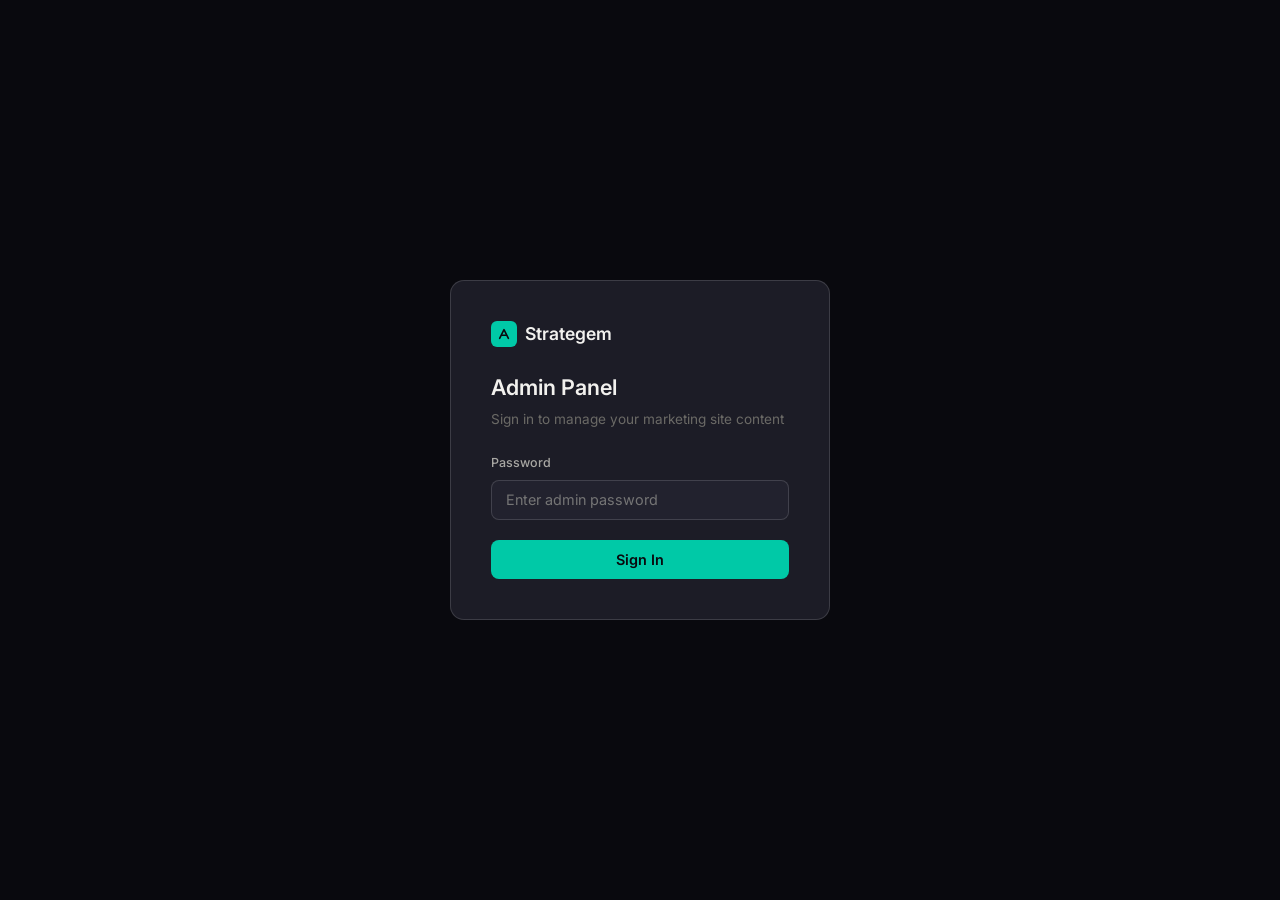
<file: admin.html>
<!DOCTYPE html>
<html lang="en">
<head>
  <meta charset="UTF-8">
  <meta name="viewport" content="width=device-width, initial-scale=1.0">
  <title>Strategem — Admin Panel</title>
  <link rel="preconnect" href="https://fonts.googleapis.com">
  <link rel="preconnect" href="https://fonts.gstatic.com" crossorigin>
  <link href="https://fonts.googleapis.com/css2?family=Inter:wght@300;400;500;600&display=swap" rel="stylesheet">
  <style>
    :root {
      --bg: #09090E;
      --surface: #111118;
      --card: #1C1C26;
      --elevated: #22222E;
      --border: rgba(255,255,255,0.08);
      --border-bright: rgba(255,255,255,0.14);
      --accent: #00C9A7;
      --accent-dim: rgba(0,201,167,0.12);
      --amber: #F5A623;
      --red: #EF4444;
      --green: #22C55E;
      --text: #F2F1EE;
      --text-secondary: #A8A7A3;
      --text-muted: #6B6A66;
      --font: 'Inter', system-ui, sans-serif;
      --radius: 8px;
      --radius-lg: 14px;
      --tr: 0.2s ease;
    }

    *, *::before, *::after { box-sizing: border-box; margin: 0; padding: 0; }
    body { background: var(--bg); color: var(--text); font-family: var(--font); font-size: 14px; line-height: 1.5; -webkit-font-smoothing: antialiased; }

    /* ── LOGIN SCREEN ── */
    #login-screen {
      position: fixed; inset: 0;
      background: var(--bg);
      display: flex; align-items: center; justify-content: center;
      z-index: 1000;
    }
    .login-card {
      background: var(--card);
      border: 1px solid var(--border-bright);
      border-radius: var(--radius-lg);
      padding: 2.5rem;
      width: 100%; max-width: 380px;
    }
    .login-logo {
      display: flex; align-items: center; gap: 0.5rem;
      font-size: 1.1rem; font-weight: 600; color: var(--text);
      margin-bottom: 0.5rem;
    }
    .logo-mark {
      width: 26px; height: 26px;
      background: var(--accent); border-radius: 6px;
      display: flex; align-items: center; justify-content: center;
    }
    .logo-mark svg { width: 14px; height: 14px; color: #09090E; }
    .login-card h1 { font-size: 1.35rem; font-weight: 600; margin-top: 1.5rem; }
    .login-card p { color: var(--text-muted); font-size: 0.85rem; margin-top: 0.35rem; }
    .form-group { margin-top: 1.5rem; }
    .form-group label { font-size: 0.78rem; font-weight: 500; color: var(--text-secondary); display: block; margin-bottom: 0.45rem; }
    .form-control {
      width: 100%; padding: 0.65rem 0.85rem;
      background: var(--elevated); border: 1px solid var(--border-bright);
      border-radius: var(--radius); color: var(--text); font-family: var(--font); font-size: 0.9rem;
      outline: none; transition: border-color var(--tr);
    }
    .form-control:focus { border-color: var(--accent); }
    .btn-login {
      width: 100%; margin-top: 1.25rem;
      padding: 0.7rem; background: var(--accent);
      border: none; border-radius: var(--radius);
      color: #09090E; font-weight: 600; font-size: 0.9rem; font-family: var(--font);
      cursor: pointer; transition: background var(--tr);
    }
    .btn-login:hover { background: #00e0ba; }
    #login-error {
      color: var(--red); font-size: 0.8rem; margin-top: 0.75rem;
      text-align: center; display: none;
    }

    /* ── MAIN LAYOUT ── */
    #app { display: none; min-height: 100vh; }
    #app.visible { display: flex; }

    .sidebar {
      width: 240px; min-width: 240px;
      background: var(--surface);
      border-right: 1px solid var(--border);
      display: flex; flex-direction: column;
      position: fixed; top: 0; bottom: 0; left: 0;
      overflow-y: auto;
    }
    .sidebar-header {
      padding: 1.25rem 1.25rem 1rem;
      border-bottom: 1px solid var(--border);
    }
    .sidebar-logo {
      display: flex; align-items: center; gap: 0.5rem;
      font-weight: 600; color: var(--text); margin-bottom: 0.25rem;
    }
    .sidebar-subtitle { font-size: 0.72rem; color: var(--text-muted); }

    .nav-section { padding: 1rem 0.75rem 0.5rem; }
    .nav-section-label {
      font-size: 0.65rem; font-weight: 600; letter-spacing: 0.09em;
      text-transform: uppercase; color: var(--text-muted);
      padding: 0 0.5rem; margin-bottom: 0.35rem;
    }
    .nav-item {
      display: flex; align-items: center; gap: 0.6rem;
      padding: 0.5rem 0.65rem; border-radius: var(--radius);
      color: var(--text-secondary); font-size: 0.85rem;
      cursor: pointer; transition: all var(--tr); user-select: none;
    }
    .nav-item:hover { color: var(--text); background: rgba(255,255,255,0.04); }
    .nav-item.active { color: var(--text); background: var(--card); }
    .nav-item svg { width: 15px; height: 15px; flex-shrink: 0; }
    .nav-badge {
      margin-left: auto; font-size: 0.65rem; font-weight: 600;
      background: var(--accent-dim); color: var(--accent);
      border: 1px solid rgba(0,201,167,0.2);
      padding: 0.1rem 0.4rem; border-radius: 100px;
    }

    .sidebar-footer {
      margin-top: auto;
      padding: 1rem 1.25rem;
      border-top: 1px solid var(--border);
    }
    .sidebar-footer .logout-btn {
      display: flex; align-items: center; gap: 0.5rem;
      font-size: 0.82rem; color: var(--text-muted);
      cursor: pointer; transition: color var(--tr);
    }
    .sidebar-footer .logout-btn:hover { color: var(--red); }
    .sidebar-footer .logout-btn svg { width: 14px; height: 14px; }

    /* ── MAIN CONTENT ── */
    .main { margin-left: 240px; flex: 1; min-height: 100vh; display: flex; flex-direction: column; }

    .topbar {
      position: sticky; top: 0; z-index: 10;
      background: rgba(9,9,14,0.9); backdrop-filter: blur(12px);
      border-bottom: 1px solid var(--border);
      padding: 0.85rem 2rem;
      display: flex; align-items: center; justify-content: space-between;
    }
    .topbar-title { font-size: 1rem; font-weight: 600; }
    .topbar-actions { display: flex; gap: 0.6rem; }

    .btn-sm {
      display: inline-flex; align-items: center; gap: 0.4rem;
      padding: 0.45rem 0.9rem; border-radius: var(--radius);
      font-size: 0.82rem; font-weight: 500; font-family: var(--font);
      cursor: pointer; transition: all var(--tr); border: none;
    }
    .btn-primary { background: var(--accent); color: #09090E; font-weight: 600; }
    .btn-primary:hover { background: #00e0ba; }
    .btn-secondary { background: var(--card); color: var(--text-secondary); border: 1px solid var(--border-bright); }
    .btn-secondary:hover { color: var(--text); border-color: rgba(255,255,255,0.2); }
    .btn-sm svg { width: 13px; height: 13px; }

    .content { padding: 2rem; flex: 1; }

    /* ── PANELS ── */
    .panel { display: none; }
    .panel.active { display: block; }

    /* ── DASHBOARD OVERVIEW ── */
    .kpi-row { display: grid; grid-template-columns: repeat(4, 1fr); gap: 1rem; margin-bottom: 2rem; }
    .kpi-card {
      background: var(--card); border: 1px solid var(--border);
      border-radius: var(--radius-lg); padding: 1.25rem;
    }
    .kpi-label { font-size: 0.72rem; color: var(--text-muted); text-transform: uppercase; letter-spacing: 0.08em; }
    .kpi-value { font-size: 1.75rem; font-weight: 300; color: var(--text); margin-top: 0.25rem; }
    .kpi-sub { font-size: 0.72rem; color: var(--text-muted); margin-top: 0.2rem; }

    /* ── EDIT FORM ── */
    .edit-grid { display: grid; grid-template-columns: 1fr 1fr; gap: 1.5rem; }
    .field-group {
      background: var(--card); border: 1px solid var(--border);
      border-radius: var(--radius-lg); padding: 1.5rem;
    }
    .field-group-title {
      font-size: 0.78rem; font-weight: 600; letter-spacing: 0.07em;
      text-transform: uppercase; color: var(--text-muted);
      margin-bottom: 1.25rem; padding-bottom: 0.75rem;
      border-bottom: 1px solid var(--border);
    }
    .field { margin-bottom: 1rem; }
    .field:last-child { margin-bottom: 0; }
    .field label {
      font-size: 0.75rem; font-weight: 500; color: var(--text-secondary);
      display: block; margin-bottom: 0.35rem;
    }
    .field-input, .field-textarea {
      width: 100%; padding: 0.55rem 0.75rem;
      background: var(--elevated); border: 1px solid var(--border-bright);
      border-radius: var(--radius); color: var(--text); font-family: var(--font); font-size: 0.87rem;
      outline: none; transition: border-color var(--tr);
    }
    .field-input:focus, .field-textarea:focus { border-color: var(--accent); }
    .field-textarea { resize: vertical; min-height: 80px; line-height: 1.55; }
    .field-hint { font-size: 0.7rem; color: var(--text-muted); margin-top: 0.3rem; }

    /* Toggle switch */
    .field-toggle { display: flex; align-items: center; justify-content: space-between; }
    .toggle-switch {
      position: relative; width: 40px; height: 22px; flex-shrink: 0;
    }
    .toggle-switch input { opacity: 0; width: 0; height: 0; }
    .toggle-slider {
      position: absolute; inset: 0;
      background: var(--elevated); border: 1px solid var(--border-bright);
      border-radius: 100px; cursor: pointer; transition: var(--tr);
    }
    .toggle-slider::before {
      content: '';
      position: absolute; width: 14px; height: 14px;
      left: 3px; top: 3px;
      background: var(--text-muted); border-radius: 50%;
      transition: var(--tr);
    }
    .toggle-switch input:checked + .toggle-slider { background: var(--accent-dim); border-color: var(--accent); }
    .toggle-switch input:checked + .toggle-slider::before { transform: translateX(18px); background: var(--accent); }

    /* Toast */
    #toast {
      position: fixed; bottom: 2rem; right: 2rem;
      background: var(--card); border: 1px solid var(--border-bright);
      border-radius: var(--radius); padding: 0.75rem 1.25rem;
      font-size: 0.875rem; color: var(--text);
      display: flex; align-items: center; gap: 0.6rem;
      box-shadow: 0 8px 32px rgba(0,0,0,0.4);
      transform: translateY(12px); opacity: 0;
      transition: all 0.3s ease; pointer-events: none; z-index: 999;
    }
    #toast.show { transform: none; opacity: 1; }
    #toast .toast-icon { width: 18px; height: 18px; border-radius: 50%; display: flex; align-items: center; justify-content: center; flex-shrink: 0; }
    #toast.success .toast-icon { background: rgba(34,197,94,0.2); color: var(--green); }
    #toast.error .toast-icon { background: rgba(239,68,68,0.2); color: var(--red); }

    /* Section visibility grid */
    .visibility-grid { display: grid; grid-template-columns: repeat(2, 1fr); gap: 0.75rem; }
    .vis-item {
      background: var(--elevated); border: 1px solid var(--border);
      border-radius: var(--radius); padding: 0.75rem 1rem;
      display: flex; align-items: center; justify-content: space-between;
    }
    .vis-label { font-size: 0.85rem; color: var(--text-secondary); }

    /* Status bar */
    .status-bar {
      display: flex; align-items: center; gap: 1rem;
      padding: 0.6rem 1.25rem;
      background: var(--surface); border: 1px solid var(--border);
      border-radius: var(--radius); margin-bottom: 1.5rem;
      font-size: 0.8rem; color: var(--text-muted);
    }
    .status-dot { width: 7px; height: 7px; border-radius: 50%; background: var(--accent); animation: pulse2 2s infinite; }
    @keyframes pulse2 { 0%,100%{opacity:1;} 50%{opacity:0.4;} }

    /* Preview frame */
    .preview-wrap {
      background: var(--card); border: 1px solid var(--border); border-radius: var(--radius-lg);
      overflow: hidden;
    }
    .preview-header {
      padding: 0.75rem 1rem;
      border-bottom: 1px solid var(--border);
      display: flex; align-items: center; justify-content: space-between;
      font-size: 0.78rem; color: var(--text-muted);
    }
    .preview-header .preview-dots { display: flex; gap: 6px; }
    .preview-header .preview-dot { width: 10px; height: 10px; border-radius: 50%; }
    .preview-header .pd-r { background: var(--red); opacity:0.7; }
    .preview-header .pd-a { background: var(--amber); opacity:0.7; }
    .preview-header .pd-g { background: var(--green); opacity:0.7; }
    .preview-url {
      flex: 1; text-align: center; background: var(--elevated);
      padding: 0.25rem 0.75rem; border-radius: 4px; font-size: 0.75rem;
      margin: 0 1rem; color: var(--text-secondary);
    }
    iframe.preview-frame {
      width: 100%; height: 580px; border: none; display: block;
      transform-origin: top left;
    }

    /* Changelog */
    .changelog-list { display: flex; flex-direction: column; gap: 0.5rem; }
    .change-item {
      background: var(--elevated); border: 1px solid var(--border);
      border-radius: var(--radius); padding: 0.75rem 1rem;
      display: flex; align-items: flex-start; gap: 0.75rem;
      font-size: 0.83rem;
    }
    .change-time { font-size: 0.72rem; color: var(--text-muted); white-space: nowrap; margin-top: 1px; }
    .change-action { flex: 1; color: var(--text-secondary); }
    .change-action strong { color: var(--text); }

    @media (max-width: 1100px) { .edit-grid { grid-template-columns: 1fr; } }
    @media (max-width: 768px) {
      .sidebar { display: none; }
      .main { margin-left: 0; }
      .kpi-row { grid-template-columns: repeat(2, 1fr); }
    }
  </style>
</head>
<body>

<!-- ============================================================ -->
<!-- LOGIN SCREEN                                                  -->
<!-- ============================================================ -->
<div id="login-screen">
  <div class="login-card">
    <div class="login-logo">
      <div class="logo-mark">
        <svg viewBox="0 0 16 16" fill="none"><path d="M3 13L8 3L13 13" stroke="currentColor" stroke-width="1.8" stroke-linecap="round" stroke-linejoin="round"/><path d="M5.5 9.5H10.5" stroke="currentColor" stroke-width="1.8" stroke-linecap="round"/></svg>
      </div>
      Strategem
    </div>
    <h1>Admin Panel</h1>
    <p>Sign in to manage your marketing site content</p>
    <div class="form-group">
      <label for="pwd-input">Password</label>
      <input type="password" id="pwd-input" class="form-control" placeholder="Enter admin password" autocomplete="current-password">
    </div>
    <button class="btn-login" id="login-btn">Sign In</button>
    <p id="login-error">Incorrect password. Please try again.</p>
  </div>
</div>

<!-- ============================================================ -->
<!-- MAIN APP                                                      -->
<!-- ============================================================ -->
<div id="app">

  <!-- SIDEBAR -->
  <aside class="sidebar">
    <div class="sidebar-header">
      <div class="sidebar-logo">
        <div class="logo-mark">
          <svg viewBox="0 0 16 16" fill="none"><path d="M3 13L8 3L13 13" stroke="currentColor" stroke-width="1.8" stroke-linecap="round" stroke-linejoin="round"/><path d="M5.5 9.5H10.5" stroke="currentColor" stroke-width="1.8" stroke-linecap="round"/></svg>
        </div>
        Strategem
      </div>
      <div class="sidebar-subtitle">Content Management</div>
    </div>

    <div class="nav-section">
      <div class="nav-section-label">Overview</div>
      <div class="nav-item active" data-panel="dashboard">
        <svg viewBox="0 0 16 16" fill="none"><rect x="2" y="2" width="5" height="5" rx="1" stroke="currentColor" stroke-width="1.3"/><rect x="9" y="2" width="5" height="5" rx="1" stroke="currentColor" stroke-width="1.3"/><rect x="2" y="9" width="5" height="5" rx="1" stroke="currentColor" stroke-width="1.3"/><rect x="9" y="9" width="5" height="5" rx="1" stroke="currentColor" stroke-width="1.3"/></svg>
        Dashboard
      </div>
      <div class="nav-item" data-panel="preview">
        <svg viewBox="0 0 16 16" fill="none"><rect x="2" y="3" width="12" height="9" rx="1.5" stroke="currentColor" stroke-width="1.3"/><path d="M6 13h4M8 12v2" stroke="currentColor" stroke-width="1.3" stroke-linecap="round"/></svg>
        Live Preview
      </div>
    </div>

    <div class="nav-section">
      <div class="nav-section-label">Content</div>
      <div class="nav-item" data-panel="hero">
        <svg viewBox="0 0 16 16" fill="none"><path d="M2 4h12M2 8h8M2 12h5" stroke="currentColor" stroke-width="1.3" stroke-linecap="round"/></svg>
        Hero Section
      </div>
      <div class="nav-item" data-panel="problem">
        <svg viewBox="0 0 16 16" fill="none"><circle cx="8" cy="8" r="5.5" stroke="currentColor" stroke-width="1.3"/><path d="M8 5v3.5M8 10.5v.5" stroke="currentColor" stroke-width="1.3" stroke-linecap="round"/></svg>
        Problem & How-It-Works
      </div>
      <div class="nav-item" data-panel="features">
        <svg viewBox="0 0 16 16" fill="none"><path d="M8 2l1.5 4h4L10 9l1.5 4L8 11 4.5 13 6 9 2.5 6h4L8 2z" stroke="currentColor" stroke-width="1.3" stroke-linejoin="round"/></svg>
        Features & Agents
      </div>
      <div class="nav-item" data-panel="stats">
        <svg viewBox="0 0 16 16" fill="none"><path d="M2 12l3-4 3 2 3-5 3 2" stroke="currentColor" stroke-width="1.3" stroke-linecap="round" stroke-linejoin="round"/></svg>
        Stats & Testimonials
      </div>
      <div class="nav-item" data-panel="pricing">
        <svg viewBox="0 0 16 16" fill="none"><rect x="2" y="4" width="12" height="9" rx="1.5" stroke="currentColor" stroke-width="1.3"/><path d="M2 7h12" stroke="currentColor" stroke-width="1.3"/></svg>
        Pricing
      </div>
      <div class="nav-item" data-panel="cta">
        <svg viewBox="0 0 16 16" fill="none"><path d="M2 8h10M9 5l3 3-3 3" stroke="currentColor" stroke-width="1.3" stroke-linecap="round" stroke-linejoin="round"/></svg>
        CTA & Footer
      </div>
    </div>

    <div class="nav-section">
      <div class="nav-section-label">Settings</div>
      <div class="nav-item" data-panel="sections">
        <svg viewBox="0 0 16 16" fill="none"><circle cx="8" cy="8" r="2" stroke="currentColor" stroke-width="1.3"/><path d="M8 2v2M8 12v2M2 8h2M12 8h2M3.5 3.5l1.4 1.4M11.1 11.1l1.4 1.4M3.5 12.5l1.4-1.4M11.1 4.9l1.4-1.4" stroke="currentColor" stroke-width="1.3" stroke-linecap="round"/></svg>
        Section Visibility
      </div>
      <div class="nav-item" data-panel="changelog">
        <svg viewBox="0 0 16 16" fill="none"><circle cx="8" cy="8" r="5.5" stroke="currentColor" stroke-width="1.3"/><path d="M8 5v3l2 1.5" stroke="currentColor" stroke-width="1.3" stroke-linecap="round"/></svg>
        Change Log
        <span class="nav-badge" id="changelog-badge">0</span>
      </div>
    </div>

    <div class="sidebar-footer">
      <div class="logout-btn" id="logout-btn">
        <svg viewBox="0 0 16 16" fill="none"><path d="M6 2H3a1 1 0 00-1 1v10a1 1 0 001 1h3M10 11l3-3-3-3M5 8h8" stroke="currentColor" stroke-width="1.3" stroke-linecap="round" stroke-linejoin="round"/></svg>
        Sign out
      </div>
    </div>
  </aside>

  <!-- MAIN -->
  <main class="main">
    <div class="topbar">
      <span class="topbar-title" id="topbar-title">Dashboard</span>
      <div class="topbar-actions">
        <button class="btn-sm btn-secondary" id="reset-btn">
          <svg viewBox="0 0 16 16" fill="none"><path d="M13 8A5 5 0 103 8M3 5V8H6" stroke="currentColor" stroke-width="1.3" stroke-linecap="round" stroke-linejoin="round"/></svg>
          Reset to defaults
        </button>
        <button class="btn-sm btn-primary" id="save-btn">
          <svg viewBox="0 0 16 16" fill="none"><path d="M3 8.5l3.5 3.5 6.5-7" stroke="currentColor" stroke-width="1.3" stroke-linecap="round" stroke-linejoin="round"/></svg>
          Save changes
        </button>
      </div>
    </div>

    <div class="content">

      <!-- DASHBOARD -->
      <div class="panel active" id="panel-dashboard">
        <div class="status-bar">
          <span class="status-dot"></span>
          <span>Content synced via localStorage</span>
          <span>·</span>
          <span id="status-lastsaved">No saves yet this session</span>
          <span>·</span>
          <a href="index.html" target="_blank" style="color:var(--accent);text-decoration:none;">View live site ↗</a>
        </div>

        <div class="kpi-row">
          <div class="kpi-card">
            <div class="kpi-label">Content fields</div>
            <div class="kpi-value" id="kpi-fields">0</div>
            <div class="kpi-sub">Editable keys in content.json</div>
          </div>
          <div class="kpi-card">
            <div class="kpi-label">Unsaved changes</div>
            <div class="kpi-value" id="kpi-changes" style="color:var(--amber)">0</div>
            <div class="kpi-sub">Modified since last save</div>
          </div>
          <div class="kpi-card">
            <div class="kpi-label">Sections visible</div>
            <div class="kpi-value" id="kpi-sections" style="color:var(--accent)">10</div>
            <div class="kpi-sub">Active page sections</div>
          </div>
          <div class="kpi-card">
            <div class="kpi-label">Last saved</div>
            <div class="kpi-value" style="font-size:1rem;" id="kpi-lastmod">—</div>
            <div class="kpi-sub">Local session storage</div>
          </div>
        </div>

        <div style="background:var(--card);border:1px solid var(--border);border-radius:var(--radius-lg);padding:1.5rem;">
          <div style="font-size:0.78rem;font-weight:600;letter-spacing:0.07em;text-transform:uppercase;color:var(--text-muted);margin-bottom:1.25rem;padding-bottom:0.75rem;border-bottom:1px solid var(--border);">Quick Actions</div>
          <div style="display:grid;grid-template-columns:repeat(3,1fr);gap:0.75rem;">
            <button class="btn-sm btn-secondary" style="justify-content:flex-start;padding:0.85rem 1rem;" onclick="switchPanel('hero')">
              <svg viewBox="0 0 16 16" fill="none" width="14" height="14"><path d="M2 4h12M2 8h8M2 12h5" stroke="currentColor" stroke-width="1.3" stroke-linecap="round"/></svg>
              Edit hero copy
            </button>
            <button class="btn-sm btn-secondary" style="justify-content:flex-start;padding:0.85rem 1rem;" onclick="switchPanel('pricing')">
              <svg viewBox="0 0 16 16" fill="none" width="14" height="14"><rect x="2" y="4" width="12" height="9" rx="1.5" stroke="currentColor" stroke-width="1.3"/><path d="M2 7h12" stroke="currentColor" stroke-width="1.3"/></svg>
              Update pricing
            </button>
            <button class="btn-sm btn-secondary" style="justify-content:flex-start;padding:0.85rem 1rem;" onclick="switchPanel('stats')">
              <svg viewBox="0 0 16 16" fill="none" width="14" height="14"><path d="M2 12l3-4 3 2 3-5 3 2" stroke="currentColor" stroke-width="1.3" stroke-linecap="round" stroke-linejoin="round"/></svg>
              Edit testimonials
            </button>
            <button class="btn-sm btn-secondary" style="justify-content:flex-start;padding:0.85rem 1rem;" onclick="switchPanel('sections')">
              <svg viewBox="0 0 16 16" fill="none" width="14" height="14"><circle cx="8" cy="8" r="2" stroke="currentColor" stroke-width="1.3"/><path d="M8 2v2M8 12v2M2 8h2M12 8h2" stroke="currentColor" stroke-width="1.3" stroke-linecap="round"/></svg>
              Section visibility
            </button>
            <button class="btn-sm btn-secondary" style="justify-content:flex-start;padding:0.85rem 1rem;" onclick="switchPanel('preview')">
              <svg viewBox="0 0 16 16" fill="none" width="14" height="14"><rect x="2" y="3" width="12" height="9" rx="1.5" stroke="currentColor" stroke-width="1.3"/><path d="M6 13h4M8 12v2" stroke="currentColor" stroke-width="1.3" stroke-linecap="round"/></svg>
              Live preview
            </button>
            <a href="index.html" target="_blank" class="btn-sm btn-secondary" style="justify-content:flex-start;padding:0.85rem 1rem;text-decoration:none;">
              <svg viewBox="0 0 16 16" fill="none" width="14" height="14"><path d="M7 3H3a1 1 0 00-1 1v9a1 1 0 001 1h9a1 1 0 001-1V9M9 2h5v5M14 2l-6 6" stroke="currentColor" stroke-width="1.3" stroke-linecap="round" stroke-linejoin="round"/></svg>
              Open live site
            </a>
          </div>
        </div>
      </div>

      <!-- LIVE PREVIEW -->
      <div class="panel" id="panel-preview">
        <div class="preview-wrap">
          <div class="preview-header">
            <div class="preview-dots">
              <span class="preview-dot pd-r"></span>
              <span class="preview-dot pd-a"></span>
              <span class="preview-dot pd-g"></span>
            </div>
            <span class="preview-url">index.html</span>
            <button class="btn-sm btn-secondary" onclick="document.querySelector('#panel-preview iframe').src += ''">
              <svg viewBox="0 0 16 16" fill="none" width="12" height="12"><path d="M13 8A5 5 0 103 8M3 5V8H6" stroke="currentColor" stroke-width="1.3" stroke-linecap="round" stroke-linejoin="round"/></svg>
              Refresh
            </button>
          </div>
          <iframe class="preview-frame" src="index.html" title="Marketing page preview"></iframe>
        </div>
      </div>

      <!-- HERO SECTION -->
      <div class="panel" id="panel-hero">
        <div class="edit-grid">
          <div class="field-group">
            <div class="field-group-title">Headline & Sub-copy</div>
            <div class="field">
              <label>Page title (browser tab)</label>
              <input type="text" class="field-input" data-key="page_title">
            </div>
            <div class="field">
              <label>Eyebrow badge text</label>
              <input type="text" class="field-input" data-key="hero_eyebrow">
            </div>
            <div class="field">
              <label>Headline line 1</label>
              <input type="text" class="field-input" data-key="hero_headline_1">
            </div>
            <div class="field">
              <label>Headline emphasis (teal italics)</label>
              <input type="text" class="field-input" data-key="hero_headline_em">
            </div>
            <div class="field">
              <label>Sub-headline paragraph</label>
              <textarea class="field-textarea" data-key="hero_sub"></textarea>
            </div>
            <div class="field">
              <label>Note below CTAs</label>
              <input type="text" class="field-input" data-key="hero_note">
            </div>
          </div>
          <div class="field-group">
            <div class="field-group-title">CTAs & Stats</div>
            <div class="field">
              <label>Primary CTA button text</label>
              <input type="text" class="field-input" data-key="hero_cta_primary">
            </div>
            <div class="field">
              <label>Secondary CTA button text</label>
              <input type="text" class="field-input" data-key="hero_cta_secondary">
            </div>
            <div class="field">
              <label>Nav CTA text</label>
              <input type="text" class="field-input" data-key="nav_cta">
            </div>
            <div class="field">
              <label>Stat 1 — value</label>
              <input type="text" class="field-input" data-key="stat_1_val" placeholder="e.g. 10×">
            </div>
            <div class="field">
              <label>Stat 1 — label</label>
              <input type="text" class="field-input" data-key="stat_1_label">
            </div>
            <div class="field">
              <label>Stat 2 — value</label>
              <input type="text" class="field-input" data-key="stat_2_val">
            </div>
            <div class="field">
              <label>Stat 2 — label</label>
              <input type="text" class="field-input" data-key="stat_2_label">
            </div>
            <div class="field">
              <label>Stat 3 — value</label>
              <input type="text" class="field-input" data-key="stat_3_val">
            </div>
            <div class="field">
              <label>Stat 3 — label</label>
              <input type="text" class="field-input" data-key="stat_3_label">
            </div>
            <div class="field">
              <label>Stat 4 — value</label>
              <input type="text" class="field-input" data-key="stat_4_val">
            </div>
            <div class="field">
              <label>Stat 4 — label</label>
              <input type="text" class="field-input" data-key="stat_4_label">
            </div>
          </div>
          <div class="field-group">
            <div class="field-group-title">Trust Bar</div>
            <div class="field">
              <label>Trust bar intro label</label>
              <input type="text" class="field-input" data-key="trust_label">
            </div>
            <div class="field"><label>Trust 1</label><input type="text" class="field-input" data-key="trust_1"></div>
            <div class="field"><label>Trust 2</label><input type="text" class="field-input" data-key="trust_2"></div>
            <div class="field"><label>Trust 3</label><input type="text" class="field-input" data-key="trust_3"></div>
            <div class="field"><label>Trust 4</label><input type="text" class="field-input" data-key="trust_4"></div>
            <div class="field"><label>Trust 5</label><input type="text" class="field-input" data-key="trust_5"></div>
          </div>
        </div>
      </div>

      <!-- PROBLEM & HIW -->
      <div class="panel" id="panel-problem">
        <div class="edit-grid">
          <div class="field-group">
            <div class="field-group-title">Problem Section</div>
            <div class="field"><label>Main headline</label><textarea class="field-textarea" data-key="problem_headline" style="min-height:60px;"></textarea></div>
            <div class="field"><label>Sub-copy</label><textarea class="field-textarea" data-key="problem_sub"></textarea></div>
            <div class="field"><label>Pain point 1 — title</label><input type="text" class="field-input" data-key="prob1_title"></div>
            <div class="field"><label>Pain point 1 — body</label><textarea class="field-textarea" data-key="prob1_body" style="min-height:60px;"></textarea></div>
            <div class="field"><label>Pain point 2 — title</label><input type="text" class="field-input" data-key="prob2_title"></div>
            <div class="field"><label>Pain point 2 — body</label><textarea class="field-textarea" data-key="prob2_body" style="min-height:60px;"></textarea></div>
            <div class="field"><label>Pain point 3 — title</label><input type="text" class="field-input" data-key="prob3_title"></div>
            <div class="field"><label>Pain point 3 — body</label><textarea class="field-textarea" data-key="prob3_body" style="min-height:60px;"></textarea></div>
            <div class="field"><label>Pain point 4 — title</label><input type="text" class="field-input" data-key="prob4_title"></div>
            <div class="field"><label>Pain point 4 — body</label><textarea class="field-textarea" data-key="prob4_body" style="min-height:60px;"></textarea></div>
          </div>
          <div class="field-group">
            <div class="field-group-title">How It Works</div>
            <div class="field"><label>Section headline</label><textarea class="field-textarea" data-key="hiw_headline" style="min-height:60px;"></textarea></div>
            <div class="field"><label>Step 1 — title</label><input type="text" class="field-input" data-key="step1_title"></div>
            <div class="field"><label>Step 1 — body</label><textarea class="field-textarea" data-key="step1_body" style="min-height:60px;"></textarea></div>
            <div class="field"><label>Step 2 — title</label><input type="text" class="field-input" data-key="step2_title"></div>
            <div class="field"><label>Step 2 — body</label><textarea class="field-textarea" data-key="step2_body" style="min-height:60px;"></textarea></div>
            <div class="field"><label>Step 3 — title</label><input type="text" class="field-input" data-key="step3_title"></div>
            <div class="field"><label>Step 3 — body</label><textarea class="field-textarea" data-key="step3_body" style="min-height:60px;"></textarea></div>
          </div>
        </div>
      </div>

      <!-- FEATURES & AGENTS -->
      <div class="panel" id="panel-features">
        <div class="edit-grid">
          <div class="field-group">
            <div class="field-group-title">Features Section Header</div>
            <div class="field"><label>Headline</label><textarea class="field-textarea" data-key="feat_headline" style="min-height:60px;"></textarea></div>
            <div class="field"><label>Sub-copy</label><textarea class="field-textarea" data-key="feat_sub"></textarea></div>
          </div>
          <div class="field-group">
            <div class="field-group-title">Use Cases Section Header</div>
            <div class="field"><label>Headline</label><textarea class="field-textarea" data-key="usecases_headline" style="min-height:60px;"></textarea></div>
            <div class="field"><label>Sub-copy</label><textarea class="field-textarea" data-key="usecases_sub"></textarea></div>
          </div>
          <div class="field-group" style="grid-column:1/-1;">
            <div class="field-group-title">AI Agents Section</div>
            <div style="display:grid;grid-template-columns:1fr 1fr;gap:1rem;">
              <div class="field"><label>Headline</label><textarea class="field-textarea" data-key="agents_headline" style="min-height:60px;"></textarea></div>
              <div class="field"><label>Sub-copy</label><textarea class="field-textarea" data-key="agents_sub" style="min-height:60px;"></textarea></div>
            </div>
          </div>
        </div>
      </div>

      <!-- STATS & TESTIMONIALS -->
      <div class="panel" id="panel-stats">
        <div class="edit-grid">
          <div class="field-group">
            <div class="field-group-title">Numbers Section</div>
            <div class="field"><label>Headline</label><textarea class="field-textarea" data-key="stats_headline" style="min-height:60px;"></textarea></div>
            <div class="field"><label>Sub-copy</label><textarea class="field-textarea" data-key="stats_sub"></textarea></div>
            <div class="field"><label>Big number 1</label><input type="text" class="field-input" data-key="bignumber_1" placeholder="e.g. 95%"></div>
            <div class="field"><label>Big number 2</label><input type="text" class="field-input" data-key="bignumber_2" placeholder="e.g. 10×"></div>
            <div class="field"><label>Big number 3</label><input type="text" class="field-input" data-key="bignumber_3" placeholder="e.g. 3 hrs"></div>
            <div class="field"><label>Big number 4</label><input type="text" class="field-input" data-key="bignumber_4" placeholder="e.g. $0"></div>
          </div>
          <div class="field-group">
            <div class="field-group-title">Testimonials</div>
            <div class="field"><label>Testimonial 1 — name</label><input type="text" class="field-input" data-key="t1_name"></div>
            <div class="field"><label>Testimonial 1 — role</label><input type="text" class="field-input" data-key="t1_role"></div>
            <div class="field"><label>Testimonial 2 — name</label><input type="text" class="field-input" data-key="t2_name"></div>
            <div class="field"><label>Testimonial 2 — role</label><input type="text" class="field-input" data-key="t2_role"></div>
            <div class="field"><label>Testimonial 3 — name</label><input type="text" class="field-input" data-key="t3_name"></div>
            <div class="field"><label>Testimonial 3 — role</label><input type="text" class="field-input" data-key="t3_role"></div>
          </div>
        </div>
      </div>

      <!-- PRICING -->
      <div class="panel" id="panel-pricing">
        <div class="edit-grid">
          <div class="field-group" style="grid-column:1/-1;">
            <div class="field-group-title">Pricing Section Header</div>
            <div style="display:grid;grid-template-columns:1fr 1fr;gap:1rem;">
              <div class="field"><label>Headline</label><textarea class="field-textarea" data-key="pricing_headline" style="min-height:60px;"></textarea></div>
              <div class="field"><label>Sub-copy</label><textarea class="field-textarea" data-key="pricing_sub" style="min-height:60px;"></textarea></div>
            </div>
          </div>
          <div class="field-group">
            <div class="field-group-title">Starter Plan</div>
            <div class="field"><label>Plan subtitle</label><input type="text" class="field-input" data-key="price1_name"></div>
            <div class="field"><label>Monthly price (digits only)</label><input type="text" class="field-input" data-key="price1_amount" placeholder="e.g. 5,000"><div class="field-hint">Annual price updates automatically (−20%)</div></div>
          </div>
          <div class="field-group">
            <div class="field-group-title">Growth Plan</div>
            <div class="field"><label>Plan subtitle</label><input type="text" class="field-input" data-key="price2_name"></div>
            <div class="field"><label>Monthly price (digits only)</label><input type="text" class="field-input" data-key="price2_amount" placeholder="e.g. 10,000"></div>
          </div>
          <div class="field-group">
            <div class="field-group-title">Enterprise Plan</div>
            <div class="field"><label>Plan subtitle</label><input type="text" class="field-input" data-key="price3_name"></div>
            <div class="field"><label>Price text</label><input type="text" class="field-input" data-key="price3_amount" placeholder="e.g. On request"></div>
            <div class="field"><label>Sub-text under price</label><input type="text" class="field-input" data-key="price3_annual"></div>
          </div>
        </div>
      </div>

      <!-- CTA & FOOTER -->
      <div class="panel" id="panel-cta">
        <div class="edit-grid">
          <div class="field-group">
            <div class="field-group-title">Final CTA Section</div>
            <div class="field"><label>Headline</label><textarea class="field-textarea" data-key="cta_headline" style="min-height:60px;"></textarea></div>
            <div class="field"><label>Body copy</label><textarea class="field-textarea" data-key="cta_body"></textarea></div>
            <div class="field"><label>Primary CTA text</label><input type="text" class="field-input" data-key="cta_primary"></div>
            <div class="field"><label>Secondary CTA text</label><input type="text" class="field-input" data-key="cta_secondary"></div>
            <div class="field"><label>Footer note</label><input type="text" class="field-input" data-key="cta_note"></div>
          </div>
          <div class="field-group">
            <div class="field-group-title">Footer</div>
            <div class="field"><label>Brand name</label><input type="text" class="field-input" data-key="footer_brand"></div>
            <div class="field"><label>Tagline</label><textarea class="field-textarea" data-key="footer_tagline" style="min-height:60px;"></textarea></div>
            <div class="field"><label>Copyright line</label><input type="text" class="field-input" data-key="footer_copy"></div>
          </div>
        </div>
      </div>

      <!-- SECTION VISIBILITY -->
      <div class="panel" id="panel-sections">
        <div class="field-group" style="max-width:700px;">
          <div class="field-group-title">Toggle page sections on / off</div>
          <div class="visibility-grid" id="visibility-grid"></div>
          <p style="font-size:0.78rem;color:var(--text-muted);margin-top:1.25rem;">
            Changes take effect immediately after saving. Hidden sections are removed from the live page.
          </p>
        </div>
      </div>

      <!-- CHANGELOG -->
      <div class="panel" id="panel-changelog">
        <div style="max-width:700px;">
          <div class="changelog-list" id="changelog-list">
            <p style="color:var(--text-muted);font-size:0.85rem;padding:1rem 0;">No changes recorded yet this session.</p>
          </div>
        </div>
      </div>

    </div><!-- /content -->
  </main><!-- /main -->
</div><!-- /app -->

<!-- TOAST -->
<div id="toast">
  <div class="toast-icon">
    <svg viewBox="0 0 14 14" fill="none" width="10" height="10"><path d="M2 7l3.5 3.5 6.5-7" stroke="currentColor" stroke-width="1.5" stroke-linecap="round" stroke-linejoin="round"/></svg>
  </div>
  <span id="toast-msg">Saved successfully</span>
</div>

<script>
  /* ============================================================
     CONFIG
  ============================================================ */
  const ADMIN_PASSWORD = 'aavartam2025';
  const STORAGE_KEY = 'aavartam_content';

  /* ============================================================
     DEFAULTS — will be overridden from content.json or localStorage
  ============================================================ */
  let defaults = {};
  let currentData = {};
  let changelog = [];
  let unsavedCount = 0;

  /* ============================================================
     LOAD content.json DEFAULTS
  ============================================================ */
  async function loadDefaults() {
    try {
      const r = await fetch('content.json');
      defaults = await r.json();
    } catch(e) {
      console.warn('Could not load content.json, using built-in defaults');
      defaults = {};
    }

    // Merge: localStorage overrides defaults
    const stored = localStorage.getItem(STORAGE_KEY);
    currentData = stored ? { ...defaults, ...JSON.parse(stored) } : { ...defaults };

    populateAllFields();
    updateKPIs();
    buildVisibilityGrid();
  }

  /* ============================================================
     FIELD POPULATION
  ============================================================ */
  function populateAllFields() {
    document.querySelectorAll('[data-key]').forEach(el => {
      const key = el.getAttribute('data-key');
      if (currentData[key] !== undefined) {
        el.value = currentData[key];
      }
    });
  }

  /* ============================================================
     VISIBILITY GRID
  ============================================================ */
  const SECTION_LABELS = {
    trust_bar: 'Trust Bar',
    problem: 'Problem Section',
    how_it_works: 'How It Works',
    features: 'Features Grid',
    use_cases: 'Use Cases / Who It\'s For',
    agents: 'AI Agents Grid',
    stats: 'Stats & Numbers',
    testimonials: 'Testimonials',
    pricing: 'Pricing',
    faq: 'FAQ'
  };

  function buildVisibilityGrid() {
    const grid = document.getElementById('visibility-grid');
    grid.innerHTML = '';
    const vis = currentData._sections_visible || {};
    Object.entries(SECTION_LABELS).forEach(([key, label]) => {
      const val = vis[key] !== false;
      const item = document.createElement('div');
      item.className = 'vis-item';
      item.innerHTML = `
        <span class="vis-label">${label}</span>
        <label class="toggle-switch">
          <input type="checkbox" data-vis-key="${key}" ${val ? 'checked' : ''}>
          <span class="toggle-slider"></span>
        </label>
      `;
      grid.appendChild(item);
    });

    grid.querySelectorAll('input[data-vis-key]').forEach(cb => {
      cb.addEventListener('change', () => {
        if (!currentData._sections_visible) currentData._sections_visible = {};
        currentData._sections_visible[cb.dataset.visKey] = cb.checked;
        markDirty(`Section "${SECTION_LABELS[cb.dataset.visKey]}" ${cb.checked ? 'shown' : 'hidden'}`);
      });
    });
  }

  /* ============================================================
     DIRTY TRACKING
  ============================================================ */
  function markDirty(description) {
    unsavedCount++;
    document.getElementById('kpi-changes').textContent = unsavedCount;
    const now = new Date().toLocaleTimeString();
    changelog.unshift({ time: now, action: description });
    updateChangelog();
  }

  function updateChangelog() {
    const badge = document.getElementById('changelog-badge');
    badge.textContent = changelog.length;
    const list = document.getElementById('changelog-list');
    if (!changelog.length) {
      list.innerHTML = '<p style="color:var(--text-muted);font-size:0.85rem;padding:1rem 0;">No changes recorded yet this session.</p>';
      return;
    }
    list.innerHTML = changelog.slice(0, 50).map(c => `
      <div class="change-item">
        <span class="change-time">${c.time}</span>
        <span class="change-action">${c.action}</span>
      </div>
    `).join('');
  }

  /* ============================================================
     KPIs
  ============================================================ */
  function updateKPIs() {
    const keys = Object.keys(defaults).filter(k => !k.startsWith('_'));
    document.getElementById('kpi-fields').textContent = keys.length;
    const vis = currentData._sections_visible || {};
    const visCount = Object.values(vis).filter(Boolean).length;
    document.getElementById('kpi-sections').textContent = visCount;
    document.getElementById('kpi-changes').textContent = unsavedCount;
  }

  /* ============================================================
     FIELD CHANGE LISTENERS
  ============================================================ */
  function attachFieldListeners() {
    document.querySelectorAll('[data-key]').forEach(el => {
      el.addEventListener('input', () => {
        const key = el.getAttribute('data-key');
        const oldVal = currentData[key] || '';
        const newVal = el.value;
        if (oldVal !== newVal) {
          currentData[key] = newVal;
          markDirty(`Updated <strong>${key}</strong>`);
        }
      });
    });
  }

  /* ============================================================
     SAVE
  ============================================================ */
  function saveChanges() {
    localStorage.setItem(STORAGE_KEY, JSON.stringify(currentData));
    unsavedCount = 0;
    document.getElementById('kpi-changes').textContent = 0;
    const now = new Date().toLocaleTimeString();
    document.getElementById('status-lastsaved').textContent = `Last saved at ${now}`;
    document.getElementById('kpi-lastmod').textContent = now;
    showToast('Changes saved — reload index.html to see updates', 'success');
    changelog.unshift({ time: now, action: '<strong>All changes saved</strong> to localStorage' });
    updateChangelog();
  }

  /* ============================================================
     RESET TO DEFAULTS
  ============================================================ */
  function resetToDefaults() {
    if (!confirm('Reset all content to the defaults from content.json? This cannot be undone.')) return;
    localStorage.removeItem(STORAGE_KEY);
    currentData = { ...defaults };
    unsavedCount = 0;
    populateAllFields();
    updateKPIs();
    buildVisibilityGrid();
    showToast('Reset to defaults', 'success');
    changelog.unshift({ time: new Date().toLocaleTimeString(), action: '<strong>Content reset</strong> to defaults' });
    updateChangelog();
  }

  /* ============================================================
     TOAST
  ============================================================ */
  function showToast(msg, type = 'success') {
    const t = document.getElementById('toast');
    t.className = type;
    document.getElementById('toast-msg').textContent = msg;
    t.classList.add('show');
    setTimeout(() => t.classList.remove('show'), 3500);
  }

  /* ============================================================
     PANEL SWITCHING
  ============================================================ */
  const PANEL_TITLES = {
    dashboard: 'Dashboard',
    preview: 'Live Preview',
    hero: 'Hero Section',
    problem: 'Problem & How-It-Works',
    features: 'Features & Agents',
    stats: 'Stats & Testimonials',
    pricing: 'Pricing',
    cta: 'CTA & Footer',
    sections: 'Section Visibility',
    changelog: 'Change Log'
  };

  function switchPanel(name) {
    document.querySelectorAll('.nav-item').forEach(n => n.classList.toggle('active', n.dataset.panel === name));
    document.querySelectorAll('.panel').forEach(p => p.classList.toggle('active', p.id === `panel-${name}`));
    document.getElementById('topbar-title').textContent = PANEL_TITLES[name] || name;
  }

  document.querySelectorAll('.nav-item[data-panel]').forEach(item => {
    item.addEventListener('click', () => switchPanel(item.dataset.panel));
  });

  /* ============================================================
     LOGIN
  ============================================================ */
  document.getElementById('login-btn').addEventListener('click', attemptLogin);
  document.getElementById('pwd-input').addEventListener('keydown', e => { if (e.key === 'Enter') attemptLogin(); });

  function attemptLogin() {
    const pwd = document.getElementById('pwd-input').value;
    if (pwd === ADMIN_PASSWORD) {
      document.getElementById('login-screen').style.display = 'none';
      document.getElementById('app').classList.add('visible');
      loadDefaults().then(attachFieldListeners);
    } else {
      document.getElementById('login-error').style.display = 'block';
      document.getElementById('pwd-input').style.borderColor = 'var(--red)';
      setTimeout(() => document.getElementById('pwd-input').style.borderColor = '', 2000);
    }
  }

  document.getElementById('logout-btn').addEventListener('click', () => {
    document.getElementById('login-screen').style.display = 'flex';
    document.getElementById('app').classList.remove('visible');
    document.getElementById('pwd-input').value = '';
  });

  /* ============================================================
     SAVE / RESET BUTTONS
  ============================================================ */
  document.getElementById('save-btn').addEventListener('click', saveChanges);
  document.getElementById('reset-btn').addEventListener('click', resetToDefaults);

  /* ============================================================
     KEYBOARD SHORTCUT  Ctrl/Cmd + S
  ============================================================ */
  document.addEventListener('keydown', e => {
    if ((e.ctrlKey || e.metaKey) && e.key === 's') {
      e.preventDefault();
      if (document.getElementById('app').classList.contains('visible')) saveChanges();
    }
  });
</script>
</body>
</html>
</file>
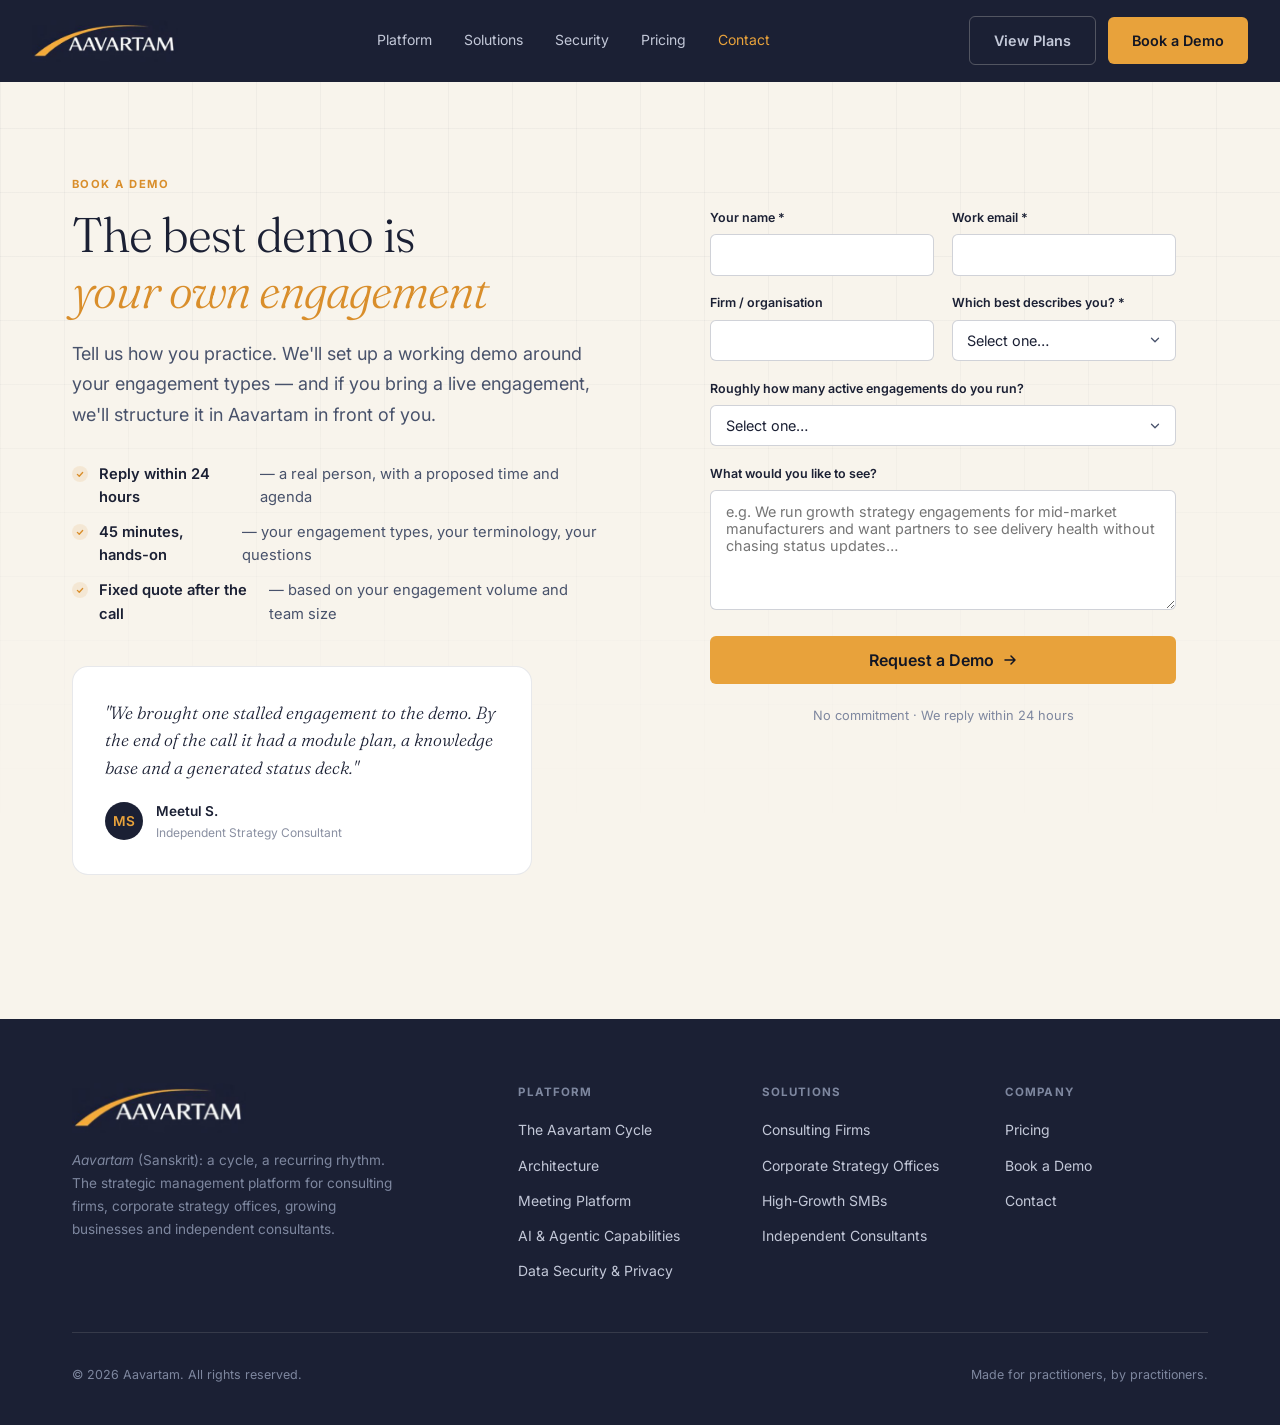
<file: contact.html>
<!DOCTYPE html>
<html lang="en">
<head>
  <meta charset="UTF-8">
  <meta name="viewport" content="width=device-width, initial-scale=1.0">
  <meta name="description" content="Book a demo of Aavartam — the engagement operating platform for consulting firms, independent consultants and corporate strategy teams. Reply within 24 hours.">
  <meta property="og:title" content="Book a Demo — Aavartam">
  <meta property="og:description" content="Tell us how you practice and we'll set up a working demo with your engagement types. Reply within 24 hours.">
  <meta property="og:type" content="website">
  <title>Book a Demo — Aavartam Strategic Management Platform</title>
  <link rel="canonical" href="https://aavartam-marketing.netlify.app/contact.html">

  <link rel="preconnect" href="https://fonts.googleapis.com">
  <link rel="preconnect" href="https://fonts.gstatic.com" crossorigin>
  <link href="https://fonts.googleapis.com/css2?family=Fraunces:ital,opsz,wght@0,9..144,300;0,9..144,400;0,9..144,600;0,9..144,700;1,9..144,300;1,9..144,400&family=Inter:wght@300;400;500;600&display=swap" rel="stylesheet">
  <link rel="stylesheet" href="assets/css/site.css">
</head>
<body>

<!-- NAVIGATION -->
<nav class="nav" id="nav">
  <a href="index.html" class="nav-logo" aria-label="Aavartam home">
    <img src="assets/img/logo-navy.png" alt="AAVARTAM" class="logo-img" width="703" height="202">
  </a>
  <div class="nav-links">
    <a href="platform.html">Platform</a>
    <a href="solutions.html">Solutions</a>
    <a href="security.html">Security</a>
    <a href="pricing.html">Pricing</a>
    <a href="contact.html">Contact</a>
  </div>
  <div class="nav-actions">
    <a href="pricing.html" class="btn btn-ghost">View Plans</a>
    <a href="contact.html" class="btn btn-primary">Book a Demo</a>
  </div>
  <button class="nav-hamburger" id="hamburger" aria-label="Menu"><span></span><span></span><span></span></button>
</nav>

<nav class="mobile-nav" id="mobile-nav">
  <a href="platform.html">Platform</a>
  <a href="solutions.html">Solutions</a>
  <a href="security.html">Security</a>
  <a href="pricing.html">Pricing</a>
  <a href="contact.html">Contact</a>
</nav>

<!-- PAGE HERO + FORM -->
<section class="page-hero" style="padding-bottom:0">
  <div class="container">
    <div class="split" style="align-items:flex-start;padding-top:0">
      <div class="split-copy">
        <span class="label">Book a Demo</span>
        <h1 class="display-lg" style="margin-top:0.75rem">The best demo is<br><em>your own engagement</em></h1>
        <p class="body-lg" style="margin-top:1.25rem">Tell us how you practice. We'll set up a working demo around your engagement types — and if you bring a live engagement, we'll structure it in Aavartam in front of you.</p>
        <ul class="split-list" style="margin-top:2rem">
          <li><strong>Reply within 24 hours</strong> — a real person, with a proposed time and agenda</li>
          <li><strong>45 minutes, hands-on</strong> — your engagement types, your terminology, your questions</li>
          <li><strong>Fixed quote after the call</strong> — based on your engagement volume and team size</li>
        </ul>
        <div class="quote-card" style="margin-top:2.5rem;max-width:460px">
          <blockquote>"We brought one stalled engagement to the demo. By the end of the call it had a module plan, a knowledge base and a generated status deck."</blockquote>
          <div class="who">
            <div class="avatar">MS</div>
            <div>
              <div class="who-name">Meetul S.</div>
              <div class="who-role">Independent Strategy Consultant</div>
            </div>
          </div>
        </div>
      </div>

      <div class="split-media" style="padding:2rem">
        <form name="demo-request" method="POST" data-netlify="true" netlify-honeypot="bot-field" action="/thanks.html" class="form-grid">
          <input type="hidden" name="form-name" value="demo-request">
          <p style="display:none"><label>Don't fill this out: <input name="bot-field"></label></p>

          <div class="form-row">
            <div class="form-field">
              <label for="f-name">Your name *</label>
              <input id="f-name" name="name" type="text" required autocomplete="name">
            </div>
            <div class="form-field">
              <label for="f-email">Work email *</label>
              <input id="f-email" name="email" type="email" required autocomplete="email">
            </div>
          </div>

          <div class="form-row">
            <div class="form-field">
              <label for="f-firm">Firm / organisation</label>
              <input id="f-firm" name="firm" type="text" autocomplete="organization">
            </div>
            <div class="form-field">
              <label for="f-segment">Which best describes you? *</label>
              <select id="f-segment" name="segment" required>
                <option value="" disabled selected>Select one…</option>
                <option>Consulting firm</option>
                <option>Corporate strategy office</option>
                <option>High-growth SMB</option>
                <option>Independent consultant</option>
                <option>Corporate strategy / PE team</option>
                <option>Other</option>
              </select>
            </div>
          </div>

          <div class="form-field">
            <label for="f-volume">Roughly how many active engagements do you run?</label>
            <select id="f-volume" name="engagement_volume">
              <option value="" disabled selected>Select one…</option>
              <option>1–5</option>
              <option>6–15</option>
              <option>16–50</option>
              <option>50+</option>
            </select>
          </div>

          <div class="form-field">
            <label for="f-message">What would you like to see?</label>
            <textarea id="f-message" name="message" placeholder="e.g. We run growth strategy engagements for mid-market manufacturers and want partners to see delivery health without chasing status updates…"></textarea>
          </div>

          <button type="submit" class="btn btn-primary btn-lg" style="justify-content:center">
            Request a Demo
            <svg viewBox="0 0 16 16" fill="none"><path d="M3 8h10M9 4l4 4-4 4" stroke="currentColor" stroke-width="1.5" stroke-linecap="round" stroke-linejoin="round"/></svg>
          </button>
          <p class="hero-note" style="text-align:center;margin-top:0.25rem">No commitment · We reply within 24 hours</p>
        </form>
      </div>
    </div>
  </div>
</section>

<!-- FOOTER -->
<footer class="footer" style="margin-top:5rem">
  <div class="container">
    <div class="footer-grid">
      <div class="footer-brand">
        <a href="index.html" class="nav-logo" aria-label="Aavartam home">
    <img src="assets/img/logo-navy.png" alt="AAVARTAM" class="logo-img" width="703" height="202">
  </a>
        <p><em>Aavartam</em> (Sanskrit): a cycle, a recurring rhythm. The strategic management platform for consulting firms, corporate strategy offices, growing businesses and independent consultants.</p>
      </div>
      <div class="footer-col">
        <h4>Platform</h4>
        <ul>
          <li><a href="platform.html#cycle">The Aavartam Cycle</a></li>
          <li><a href="platform.html#architecture">Architecture</a></li>
          <li><a href="platform.html#meetings">Meeting Platform</a></li>
          <li><a href="platform.html#capabilities">AI &amp; Agentic Capabilities</a></li>
          <li><a href="security.html">Data Security &amp; Privacy</a></li>
        </ul>
      </div>
      <div class="footer-col">
        <h4>Solutions</h4>
        <ul>
          <li><a href="solutions.html#firms">Consulting Firms</a></li>
          <li><a href="solutions.html#strategy-office">Corporate Strategy Offices</a></li>
          <li><a href="solutions.html#smb">High-Growth SMBs</a></li>
          <li><a href="solutions.html#independents">Independent Consultants</a></li>
        </ul>
      </div>
      <div class="footer-col">
        <h4>Company</h4>
        <ul>
          <li><a href="pricing.html">Pricing</a></li>
          <li><a href="contact.html">Book a Demo</a></li>
          <li><a href="contact.html">Contact</a></li>
        </ul>
      </div>
    </div>
    <div class="footer-bottom">
      <span>© 2026 Aavartam. All rights reserved.</span>
      <span>Made for practitioners, by practitioners.</span>
    </div>
  </div>
</footer>

<button class="scroll-top" id="scroll-top" aria-label="Scroll to top">
  <svg viewBox="0 0 16 16" fill="none"><path d="M8 13V3M4 7l4-4 4 4" stroke="currentColor" stroke-width="1.5" stroke-linecap="round" stroke-linejoin="round"/></svg>
</button>

<script src="assets/js/site.js"></script>
</body>
</html>
</file>
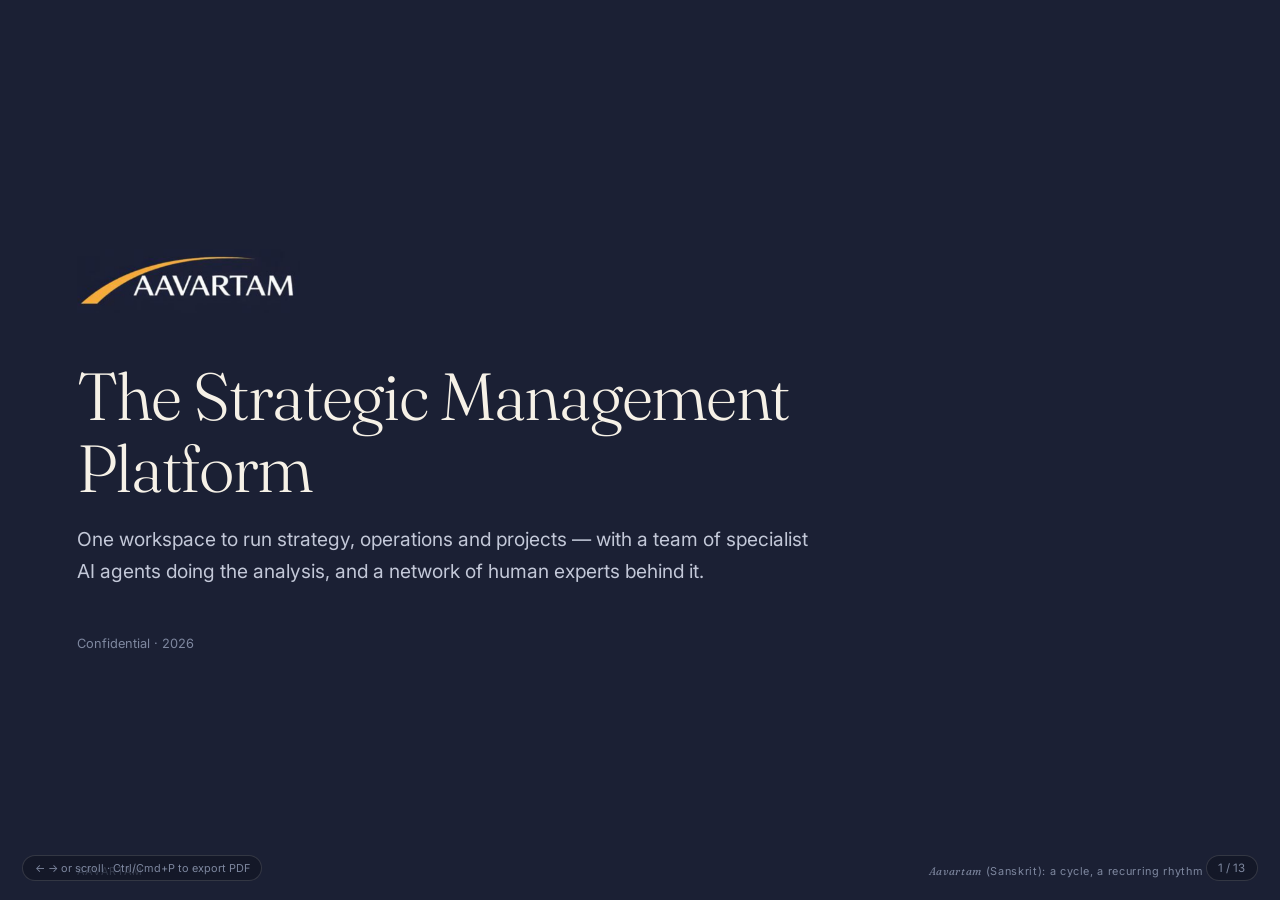
<file: pitch-deck.html>
<!DOCTYPE html>
<html lang="en">
<head>
<meta charset="UTF-8">
<meta name="viewport" content="width=device-width, initial-scale=1.0">
<meta name="robots" content="noindex">
<title>Aavartam — Pitch Deck</title>
<link rel="preconnect" href="https://fonts.googleapis.com">
<link rel="preconnect" href="https://fonts.gstatic.com" crossorigin>
<link href="https://fonts.googleapis.com/css2?family=Fraunces:ital,opsz,wght@0,9..144,300;0,9..144,400;0,9..144,500;0,9..144,600;1,9..144,300;1,9..144,400&family=Inter:wght@300;400;500;600;700&display=swap" rel="stylesheet">
<style>
:root{
  --navy:#1B2034; --navy-deep:#121624; --navy-soft:#283050;
  --gold:#E8A23B; --gold-deep:#D98E2B;
  --cream:#F6F1E7; --cream-soft:#C3C8D8; --cream-muted:#7E879F;
  --bg:#F8F4EC; --ink:#1B2034; --ink-soft:#48526B; --ink-muted:#8A90A2;
  --border:rgba(20,32,63,0.12); --border-navy:rgba(246,241,231,0.14);
  --fd:'Fraunces',Georgia,serif; --fb:'Inter',system-ui,sans-serif;
}
*{box-sizing:border-box;margin:0;padding:0}
html{scroll-behavior:smooth}
body{font-family:var(--fb);background:var(--navy-deep);color:var(--ink)}
.slide{
  width:100vw;height:100vh;
  scroll-snap-align:start;
  display:flex;flex-direction:column;justify-content:center;
  padding:clamp(2rem,5vw,4.5rem) clamp(2rem,6vw,5.5rem);
  position:relative;overflow:hidden;background:var(--bg);
}
.deck{height:100vh;overflow-y:auto;scroll-snap-type:y mandatory}
.slide.navy{background:var(--navy);color:var(--cream)}
.slide.navy .k{color:var(--gold)}
.slide.navy h1,.slide.navy h2{color:var(--cream)}
.slide.navy h1 em,.slide.navy h2 em{color:var(--gold)}
.slide.navy p{color:var(--cream-soft)}
.k{font-size:.72rem;font-weight:700;letter-spacing:.14em;text-transform:uppercase;color:var(--gold-deep);margin-bottom:1.1rem}
h1{font-family:var(--fd);font-weight:300;font-size:clamp(2.4rem,5.2vw,4.4rem);line-height:1.08;letter-spacing:-.02em;color:var(--ink)}
h2{font-family:var(--fd);font-weight:300;font-size:clamp(1.9rem,3.6vw,3rem);line-height:1.14;letter-spacing:-.02em;color:var(--ink)}
h1 em,h2 em{font-style:italic;color:var(--gold-deep)}
.sub{font-size:clamp(1rem,1.5vw,1.2rem);line-height:1.65;color:var(--ink-soft);max-width:62ch;margin-top:1.2rem}
.cols{display:grid;grid-template-columns:repeat(2,1fr);gap:1.2rem;margin-top:2.2rem}
.cols.c4{grid-template-columns:repeat(4,1fr)}
.cols.c3{grid-template-columns:repeat(3,1fr)}
.tile{background:#fff;border:1px solid var(--border);border-radius:12px;padding:1.3rem 1.4rem;box-shadow:0 1px 3px rgba(20,32,63,.07)}
.slide.navy .tile{background:var(--navy-soft);border-color:var(--border-navy)}
.tile .tk{font-size:.6rem;font-weight:700;letter-spacing:.12em;text-transform:uppercase;color:var(--gold-deep);margin-bottom:.45rem}
.tile h3{font-size:1rem;font-weight:600;color:var(--ink);margin-bottom:.4rem}
.slide.navy .tile h3{color:var(--cream)}
.tile p{font-size:.84rem;line-height:1.55;color:var(--ink-soft)}
.slide.navy .tile p{color:var(--cream-soft)}
.logo{height:46px;width:auto}
.shotbox{border-radius:12px;overflow:hidden;border:1px solid var(--border);box-shadow:0 18px 48px rgba(13,23,48,.25)}
.shotbox img{width:100%;height:auto;display:block}
.split{display:grid;grid-template-columns:1.05fr 1.3fr;gap:clamp(1.5rem,4vw,3.5rem);align-items:center;margin-top:1rem}
.bullets{margin-top:1.4rem;display:grid;gap:.7rem;list-style:none}
.bullets li{display:flex;gap:.65rem;font-size:.95rem;line-height:1.55;color:var(--ink-soft)}
.slide.navy .bullets li{color:var(--cream-soft)}
.bullets li::before{content:'—';color:var(--gold-deep);font-weight:700;flex-shrink:0}
.bullets strong{color:var(--ink);font-weight:600}
.slide.navy .bullets strong{color:var(--cream)}
.layer{display:grid;grid-template-columns:230px 1fr;gap:1.4rem;background:var(--navy-soft);border:1px solid var(--border-navy);border-left:4px solid var(--gold);border-radius:10px;padding:1rem 1.4rem;align-items:center}
.layer h3{font-size:.95rem;color:var(--cream)}
.layer .ln{font-size:.62rem;font-weight:700;letter-spacing:.12em;text-transform:uppercase;color:var(--gold)}
.layer p{font-size:.8rem;color:var(--cream-soft);line-height:1.5}
.stack{display:grid;gap:.7rem;margin-top:2rem}
.foot{position:absolute;bottom:1.4rem;left:0;right:0;display:flex;justify-content:space-between;padding:0 clamp(2rem,6vw,5.5rem);font-size:.68rem;color:var(--ink-muted);letter-spacing:.06em}
.slide.navy .foot{color:var(--cream-muted)}
.counter{position:fixed;bottom:1.2rem;right:1.4rem;z-index:50;font-size:.72rem;color:var(--cream-muted);background:rgba(18,22,36,.7);backdrop-filter:blur(6px);padding:.3rem .7rem;border-radius:100px;border:1px solid var(--border-navy)}
.hint{position:fixed;bottom:1.2rem;left:1.4rem;z-index:50;font-size:.68rem;color:var(--cream-muted);background:rgba(18,22,36,.7);padding:.3rem .7rem;border-radius:100px;border:1px solid var(--border-navy)}
@media(max-width:880px){
  .cols.c4,.cols.c3,.cols{grid-template-columns:1fr 1fr}
  .split{grid-template-columns:1fr}
  .slide{height:auto;min-height:100vh}
}
@media print{
  .deck{height:auto;overflow:visible}
  .slide{width:100%;height:100vh;page-break-after:always;break-after:page}
  .counter,.hint{display:none}
  @page{size:landscape;margin:0}
}
</style>
</head>
<body>
<div class="deck" id="deck">

<!-- 1 · TITLE -->
<section class="slide navy" style="align-items:flex-start">
  <img class="logo" src="assets/img/logo-navy.png" alt="AAVARTAM" style="height:64px;margin-bottom:3rem">
  <h1>The Strategic Management<br>Platform</h1>
  <p class="sub" style="color:var(--cream-soft)">One workspace to run strategy, operations and projects — with a team of specialist AI agents doing the analysis, and a network of human experts behind it.</p>
  <p style="margin-top:3rem;font-size:.8rem;color:var(--cream-muted)">Confidential · 2026</p>
  <div class="foot"><span>AAVARTAM</span><span><em style="font-family:var(--fd)">Aavartam</em> (Sanskrit): a cycle, a recurring rhythm</span></div>
</section>

<!-- 2 · THE PROBLEM -->
<section class="slide">
  <div class="k">The Problem</div>
  <h2>Strategy management isn't the problem.<br><em>Scarce judgement is.</em></h2>
  <p class="sub">Anyone can write a strategy. Organisations fail because they can't afford enough experienced judgement, applied continuously, to make it real.</p>
  <div class="cols">
    <div class="tile"><div class="tk">Consulting Firms &amp; Their Clients</div><h3>Clients buy outcomes; the model sells documents</h3><p>Most billable hours go to junior research and slide production. When the engagement ends, the judgement leaves with the team.</p></div>
    <div class="tile"><div class="tk">Strategy Offices of Large Corporates</div><h3>A mandate wider than the team</h3><p>A handful of people accountable for initiatives across business units — capacity consumed by chasing status, not changing outcomes.</p></div>
    <div class="tile"><div class="tk">High-Growth Businesses</div><h3>Complexity compounds faster than leadership</h3><p>The company's biggest bets run on instinct and a spreadsheet, because the judgement they need is priced for someone else.</p></div>
    <div class="tile"><div class="tk">Independent Consultants</div><h3>All the judgement, none of the machine</h3><p>The expertise is real, but solo means being the analyst, PMO and production studio at midnight. Capacity caps the practice.</p></div>
  </div>
  <div class="foot"><span>AAVARTAM</span><span>02</span></div>
</section>

<!-- 3 · THE SOLUTION -->
<section class="slide navy">
  <div class="k">The Solution</div>
  <h2>One platform.<br><em>Three kinds of leverage.</em></h2>
  <div class="cols c3" style="margin-top:2.5rem">
    <div class="tile"><div class="tk">01 · The Platform</div><h3>Structure that compounds</h3><p>Every initiative becomes a typed, scoped project — modules, research questions, agile planning, meetings and knowledge in one record, rolled up to live portfolio health.</p></div>
    <div class="tile"><div class="tk">02 · The AI Agent Team</div><h3>An analyst bench on tap</h3><p>Specialist agents for competitive intelligence, market sizing, data analysis and synthesis — grounded in the engagement's own knowledge base, not the open internet.</p></div>
    <div class="tile"><div class="tk">03 · The Network</div><h3>Humans, when it matters</h3><p>A curated network of operators and domain experts, matched to the engagement and brought in on your terms — judgement that only comes from having done it before.</p></div>
  </div>
  <div class="foot"><span>AAVARTAM</span><span>03</span></div>
</section>

<!-- 4 · THE CYCLE -->
<section class="slide">
  <div class="k">How It Works</div>
  <h2>The Aavartam cycle: <em>context becomes advantage</em></h2>
  <p class="sub">Every week of strategic work makes the next week smarter — that's the moat.</p>
  <div class="cols c4" style="margin-top:2.5rem">
    <div class="tile"><div class="tk">01 · Capture</div><p>Meetings, documents, transcripts and financials enter the project record — nothing evaporates.</p></div>
    <div class="tile"><div class="tk">02 · Structure</div><p>Knowledge is distilled into facts, modules and research questions — connected, not filed.</p></div>
    <div class="tile"><div class="tk">03 · Reason</div><p>Agents research, analyse and synthesise over grounded context — to a reviewable standard.</p></div>
    <div class="tile"><div class="tk">04 · Act</div><p>Decisions, tasks and deliverables ship — and feed straight back into the loop.</p></div>
  </div>
  <div class="foot"><span>AAVARTAM</span><span>04</span></div>
</section>

<!-- 5 · PRODUCT: PORTFOLIO -->
<section class="slide">
  <div class="split">
    <div>
      <div class="k">The Product</div>
      <h2>Every project.<br>One screen. <em>Live.</em></h2>
      <ul class="bullets">
        <li><strong>Health-first portfolio board</strong> — On Track, Watch, At Risk, Delivered</li>
        <li><strong>Progress vs plan</strong> on every card, derived from real work</li>
        <li><strong>Filters by office, partner, stage</strong> — the Monday-morning view every leader wants</li>
      </ul>
    </div>
    <div class="shotbox"><img src="assets/img/screen-portfolio.png" alt="Portfolio command centre"></div>
  </div>
  <div class="foot"><span>AAVARTAM</span><span>05</span></div>
</section>

<!-- 6 · PRODUCT: WORKBENCH -->
<section class="slide">
  <div class="split">
    <div>
      <div class="k">The Product</div>
      <h2>AI that knows the engagement, <em>not just the internet</em></h2>
      <ul class="bullets">
        <li><strong>Knowledge base per engagement</strong> — proposals, transcripts, research, indexed once</li>
        <li><strong>Grounded answers</strong> — cite your sources, checkable before a client sees them</li>
        <li><strong>Studio actions</strong> — hypotheses, primary research, synthesis, SteerCo reports</li>
      </ul>
    </div>
    <div class="shotbox"><img src="assets/img/screen-workbench.png" alt="AI workbench"></div>
  </div>
  <div class="foot"><span>AAVARTAM</span><span>06</span></div>
</section>

<!-- 7 · PRODUCT: DISCIPLINE -->
<section class="slide">
  <div class="split">
    <div>
      <div class="k">The Product</div>
      <h2>Top-firm discipline, <em>built into the tool</em></h2>
      <ul class="bullets">
        <li><strong>Modules → research questions → findings</strong> — hypothesis-driven delivery by default</li>
        <li><strong>Agile planner</strong> — questions become tasks with owners, priorities and due dates</li>
        <li><strong>Everything rolls up</strong> — findings to module health to portfolio view</li>
      </ul>
    </div>
    <div style="display:grid;gap:1rem">
      <div class="shotbox"><img src="assets/img/screen-modules.png" alt="Modules and findings"></div>
      <div class="shotbox"><img src="assets/img/screen-planner.png" alt="Agile planner"></div>
    </div>
  </div>
  <div class="foot"><span>AAVARTAM</span><span>07</span></div>
</section>

<!-- 8 · ARCHITECTURE -->
<section class="slide navy">
  <div class="k">The Architecture</div>
  <h2>Four layers, <em>engineered as one system</em></h2>
  <div class="stack">
    <div class="layer"><div><div class="ln">Layer 04 · Experience</div><h3>The Strategic Workspace</h3></div><p>Portfolio command, project workspace, agile planner, meeting platform, AI workbench — one record of truth.</p></div>
    <div class="layer"><div><div class="ln">Layer 03 · Agentic AI</div><h3>The Agent Bench</h3></div><p>Task-scoped agents with defined outputs, orchestrated against the workplan, human-in-the-loop by design.</p></div>
    <div class="layer"><div><div class="ln">Layer 02 · Knowledge &amp; Context</div><h3>The Context Engine</h3></div><p>Every artifact distilled into structured knowledge; the right context assembled for every agent, meeting and question.</p></div>
    <div class="layer"><div><div class="ln">Layer 01 · Foundation</div><h3>Enterprise AI &amp; Trust</h3></div><p>Frontier models on zero-training enterprise terms, engagement-level isolation, private cloud available.</p></div>
  </div>
  <div class="foot"><span>AAVARTAM</span><span>08</span></div>
</section>

<!-- 9 · MEETINGS -->
<section class="slide">
  <div class="k">The Wedge</div>
  <h2>All meetings in one place —<br><em>finally connected to the work</em></h2>
  <p class="sub">Meetings are where strategic context is created and lost. We integrate the meeting platform you already use — or provide one — and wrap every meeting in project context.</p>
  <div class="cols c3" style="margin-top:2.2rem">
    <div class="tile"><div class="tk">Before</div><h3>Context in</h3><p>Every participant walks in with an auto-brief assembled from the project's live state.</p></div>
    <div class="tile"><div class="tk">During</div><h3>Capture built in</h3><p>Your platform or ours — decisions, actions and risks captured while you stay in the conversation.</p></div>
    <div class="tile"><div class="tk">After</div><h3>Knowledge out</h3><p>Outcomes filed to the project record and knowledge base — one meeting memory per project.</p></div>
  </div>
  <div class="foot"><span>AAVARTAM</span><span>09</span></div>
</section>

<!-- 10 · WHO IT'S FOR -->
<section class="slide">
  <div class="k">The Market</div>
  <h2>Four segments, <em>one operating rhythm</em></h2>
  <div class="cols" style="margin-top:2.2rem">
    <div class="tile"><div class="tk">Consulting Firms</div><h3>Big-firm rigour without big-firm overhead</h3><p>Standardised delivery, live partner visibility, agent leverage on every engagement.</p></div>
    <div class="tile"><div class="tk">Corporate Strategy Offices</div><h3>A small central team, accountable for everything</h3><p>Every initiative across business units tracked live; board-ready reporting from the record.</p></div>
    <div class="tile"><div class="tk">High-Growth SMBs</div><h3>A strategy office they don't have to hire</h3><p>Consulting-grade structure and analysis, owned and run in-house.</p></div>
    <div class="tile"><div class="tk">Independent Consultants</div><h3>Deliver like a team of five, stay a team of one</h3><p>The analyst, PMO and production studio behind one person's judgement.</p></div>
  </div>
  <div class="foot"><span>AAVARTAM</span><span>10</span></div>
</section>

<!-- 11 · BUSINESS MODEL -->
<section class="slide navy">
  <div class="k">Business Model</div>
  <h2>Priced for the practice, <em>not per seat</em></h2>
  <div class="cols c3" style="margin-top:2.2rem">
    <div class="tile"><div class="tk">Solo</div><h3>Independent consultants</h3><p>Up to 10 engagements · full platform · 5M AI tokens/month · tailored monthly quote.</p></div>
    <div class="tile" style="border-color:var(--gold)"><div class="tk">Practice — Most Popular</div><h3>Firms &amp; strategy offices</h3><p>Unlimited engagements · portfolio command · virtual consultants · 25M AI tokens/month.</p></div>
    <div class="tile"><div class="tk">Programme</div><h3>Enterprises &amp; large programmes</h3><p>Multi-team structure · white-label · private cloud · custom token allocation (100M+).</p></div>
  </div>
  <p class="sub" style="margin-top:2rem;color:var(--cream-soft)">Expansion built in: engagements grow → context grows → agent usage grows → expert network attach.</p>
  <div class="foot"><span>AAVARTAM</span><span>11</span></div>
</section>

<!-- 12 · TRUST -->
<section class="slide">
  <div class="k">Trust</div>
  <h2>Your client data is <em>not our training data</em></h2>
  <div class="cols" style="margin-top:2.2rem">
    <div class="tile"><h3>Zero training, contractually</h3><p>We never train on customer data — and our enterprise model providers are contractually prohibited from doing so.</p></div>
    <div class="tile"><h3>Architecture, not promises</h3><p>Server-side keys, engagement-level isolation, encryption in transit and at rest, logged data flows.</p></div>
    <div class="tile"><h3>Plain-English commitments</h3><p>What we touch, where it goes, who sees it, when it's deleted — answered before legal has to ask. DPA and NDA ready.</p></div>
    <div class="tile"><h3>Private cloud available</h3><p>Enterprise Secure Edition: dedicated VPC, private AI endpoints, immutable audit logs, independent security testing.</p></div>
  </div>
  <div class="foot"><span>AAVARTAM</span><span>12</span></div>
</section>

<!-- 13 · CLOSE -->
<section class="slide navy" style="text-align:center;align-items:center">
  <img class="logo" src="assets/img/logo-navy.png" alt="AAVARTAM" style="height:56px;margin-bottom:2.5rem">
  <h1>Bring one live initiative.<br><em>Watch it become a managed strategy.</em></h1>
  <p class="sub" style="margin:1.5rem auto 0">A 45-minute working demo: capture, structure, reason, act — on your real project.</p>
  <p style="margin-top:2.5rem;font-size:.85rem;color:var(--cream-muted)">aavartam-marketing.netlify.app · Book a demo via the website contact page</p>
  <div class="foot"><span>AAVARTAM</span><span>13</span></div>
</section>

</div>

<div class="counter" id="counter">1 / 13</div>
<div class="hint">← → or scroll · Ctrl/Cmd+P to export PDF</div>

<script>
const deck = document.getElementById('deck');
const slides = [...document.querySelectorAll('.slide')];
const counter = document.getElementById('counter');
function current() {
  return Math.round(deck.scrollTop / window.innerHeight);
}
function go(i) {
  i = Math.max(0, Math.min(slides.length - 1, i));
  deck.scrollTo({ top: i * window.innerHeight, behavior: 'smooth' });
}
deck.addEventListener('scroll', () => {
  counter.textContent = (current() + 1) + ' / ' + slides.length;
}, { passive: true });
document.addEventListener('keydown', (e) => {
  if (['ArrowRight', 'ArrowDown', 'PageDown', ' '].includes(e.key)) { e.preventDefault(); go(current() + 1); }
  if (['ArrowLeft', 'ArrowUp', 'PageUp'].includes(e.key)) { e.preventDefault(); go(current() - 1); }
  if (e.key === 'Home') go(0);
  if (e.key === 'End') go(slides.length - 1);
});
</script>
</body>
</html>
</file>
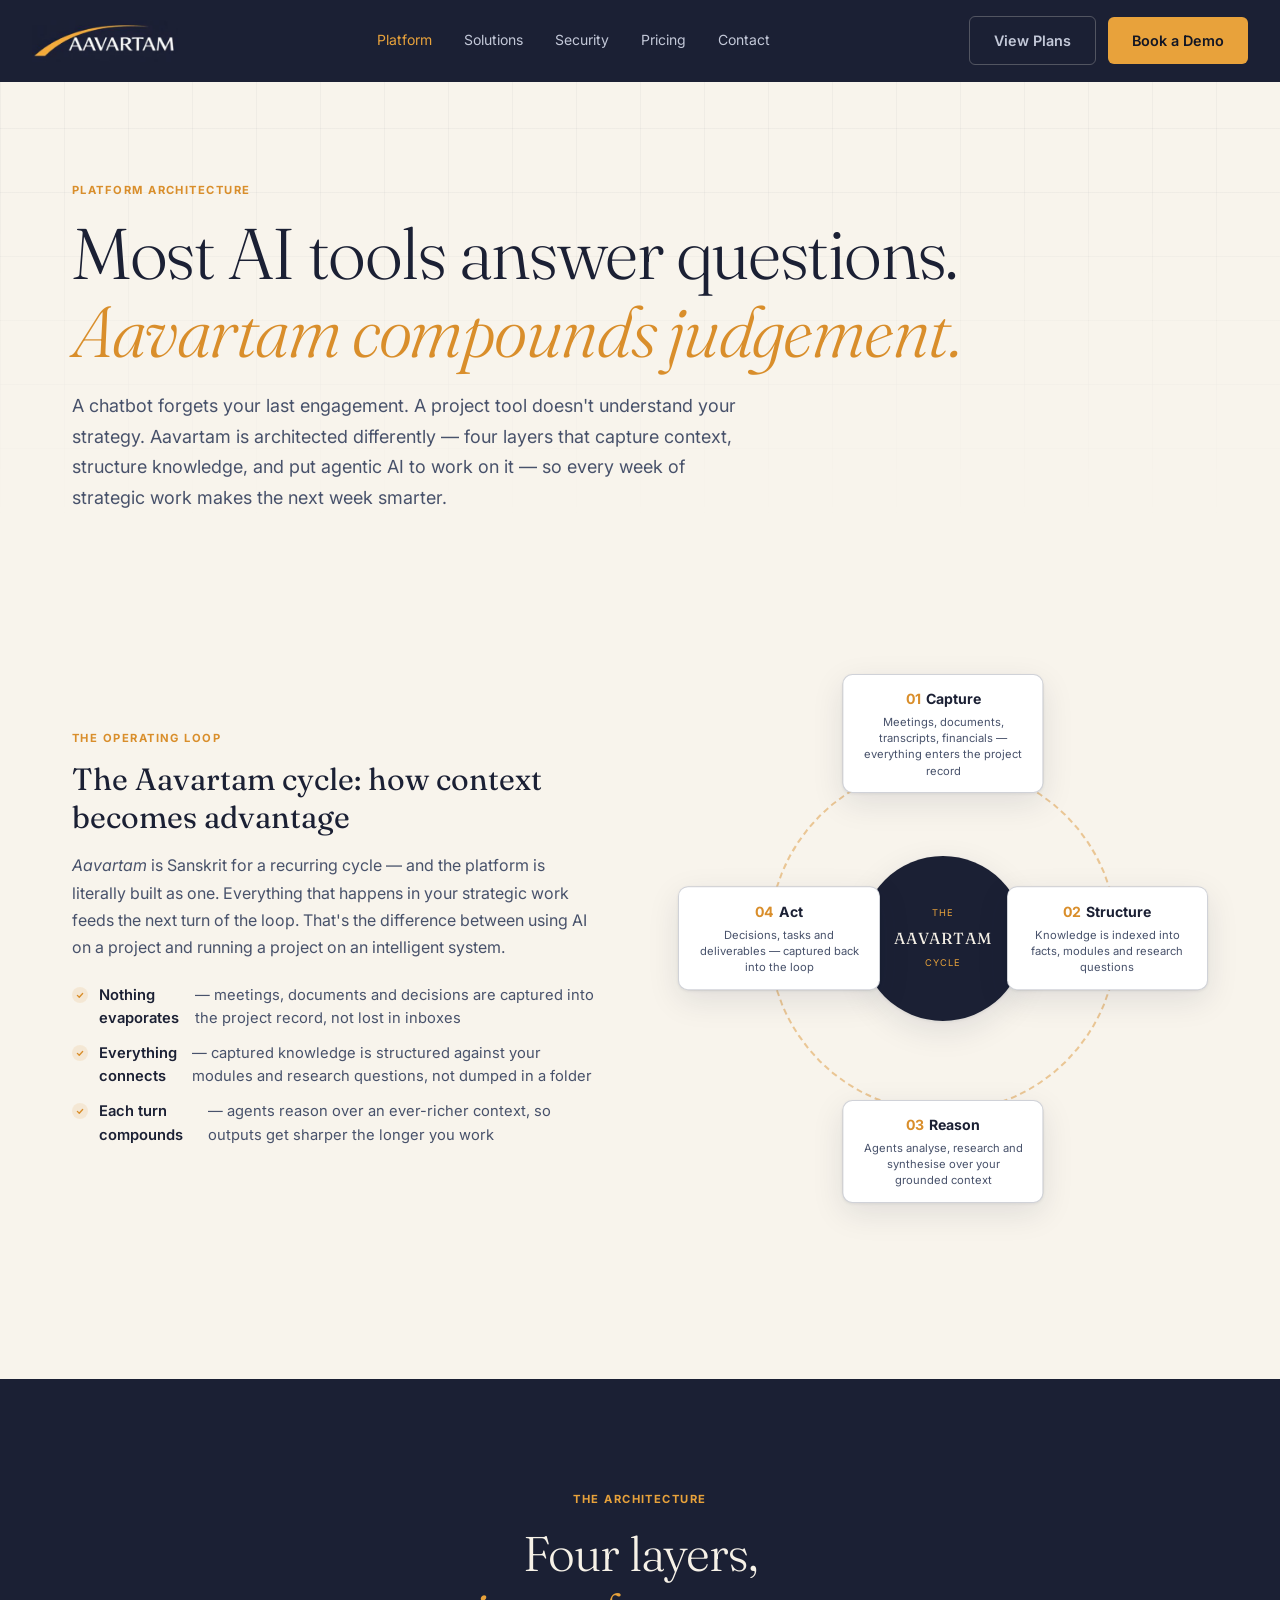
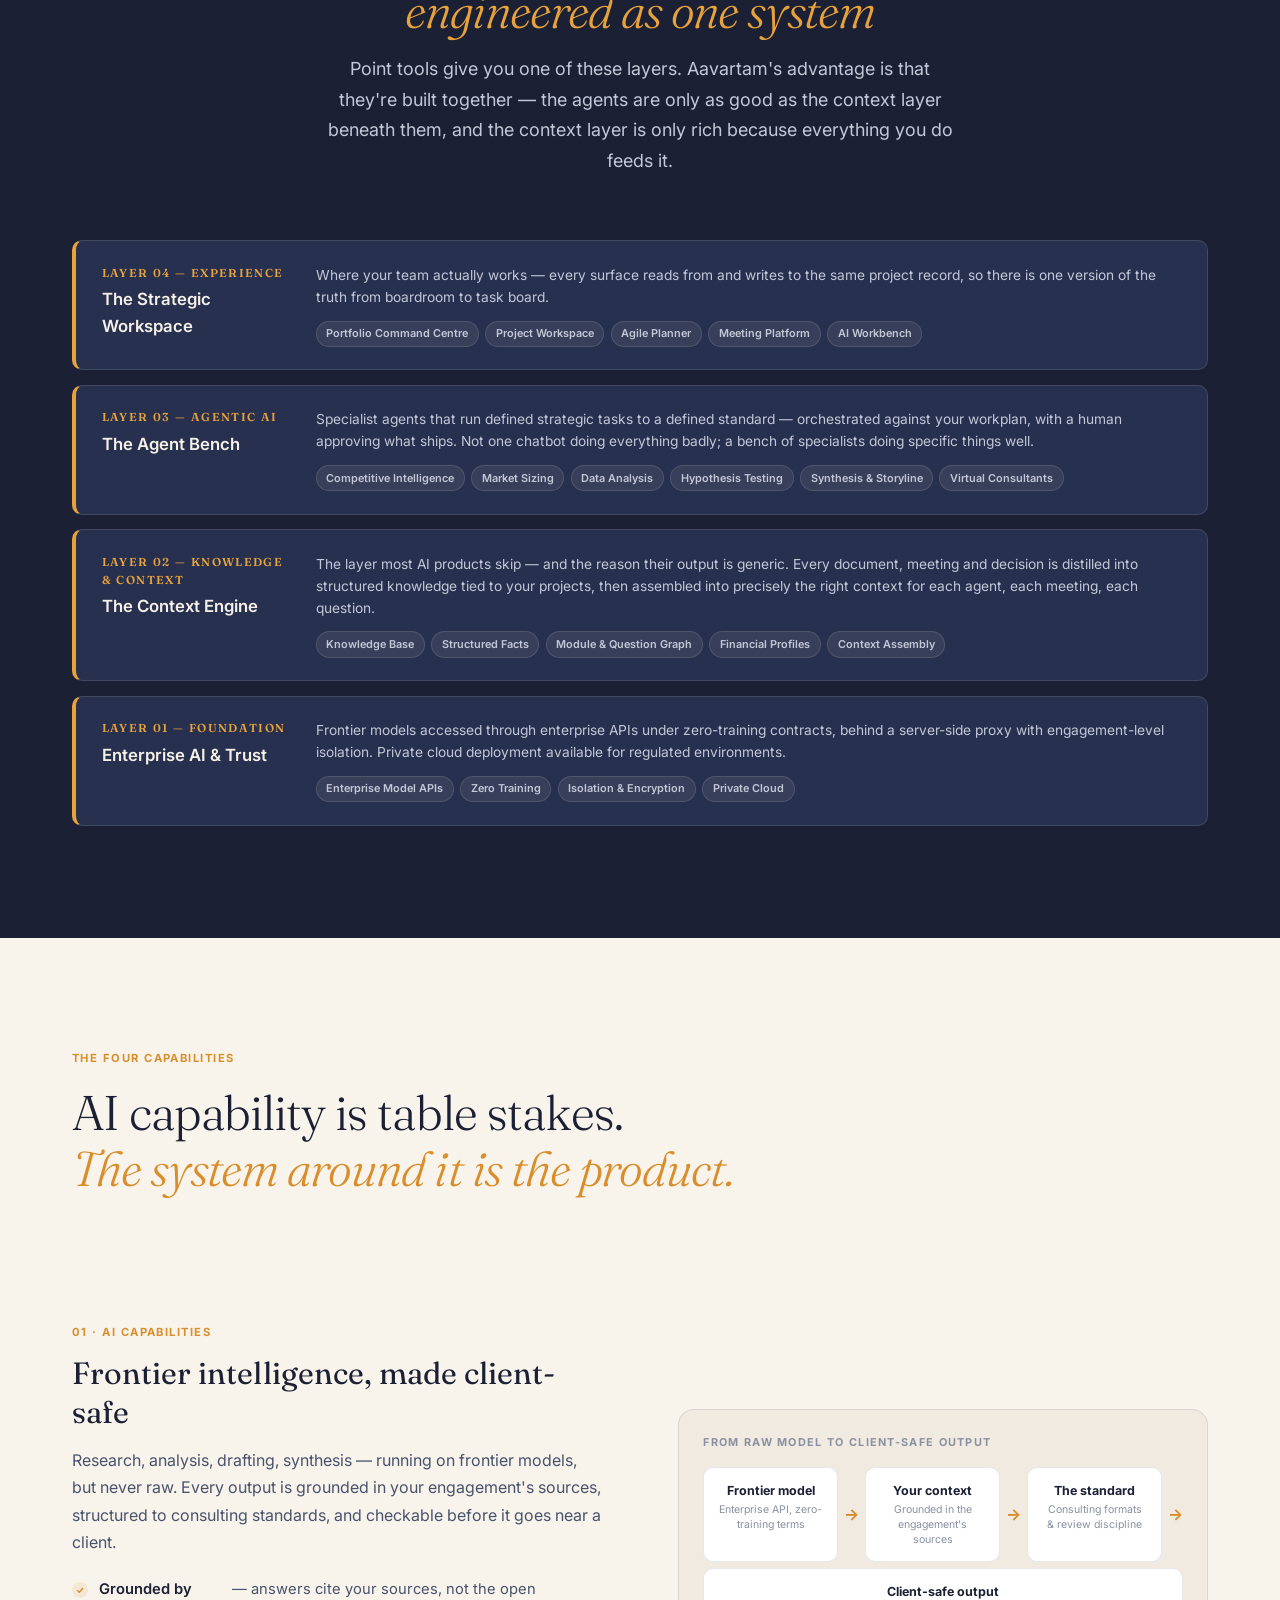
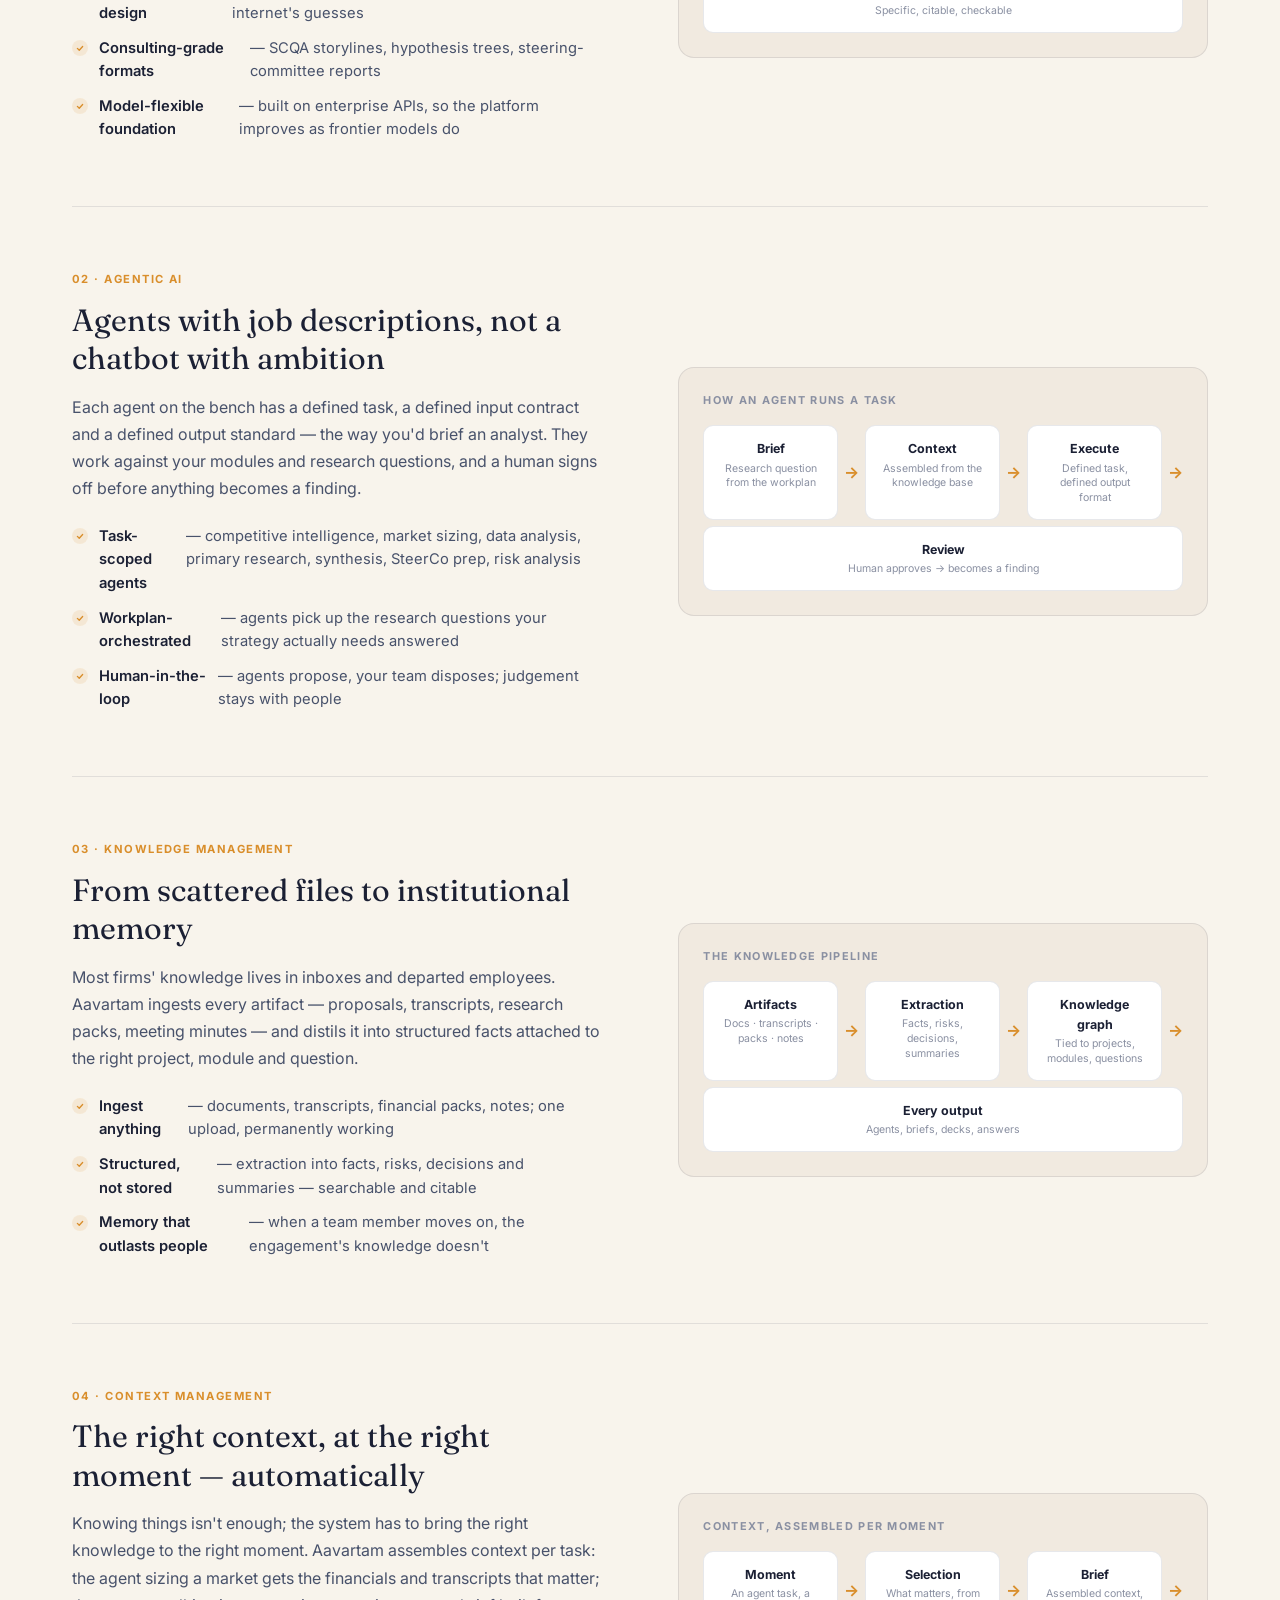
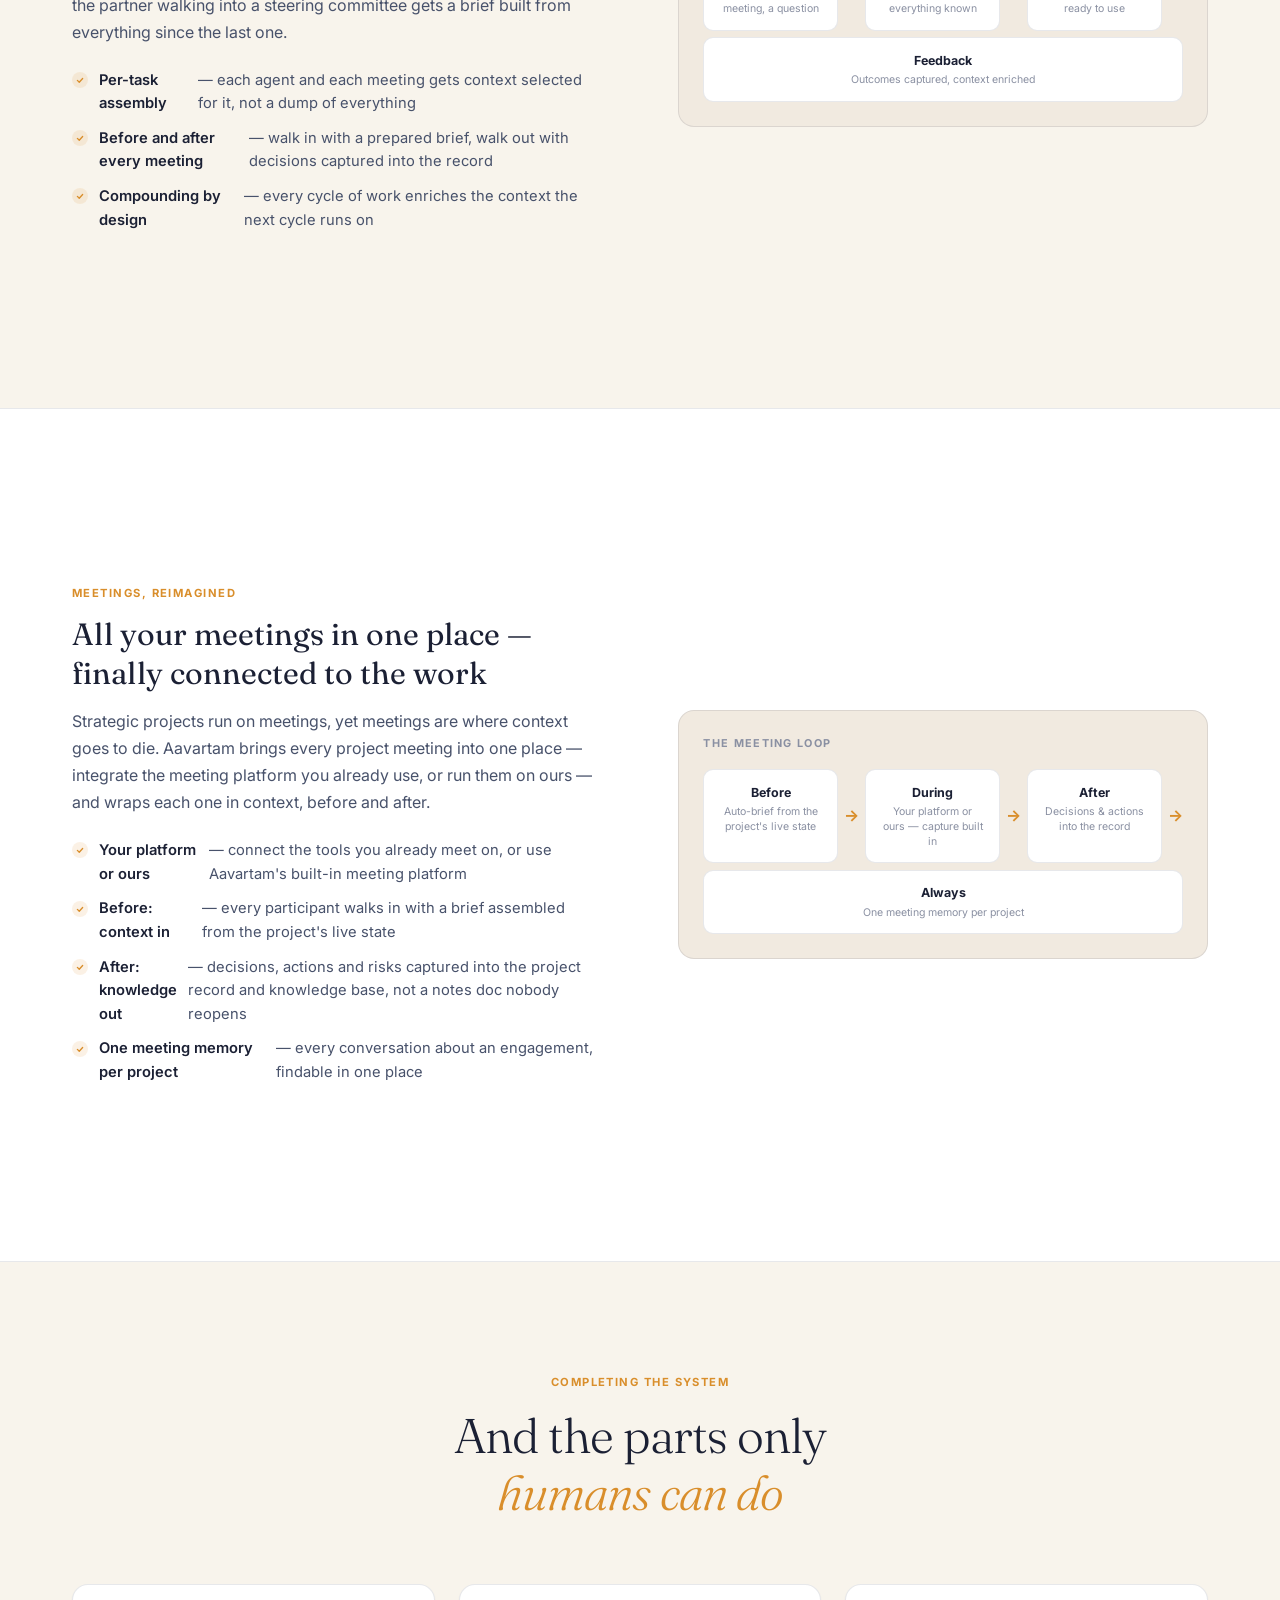
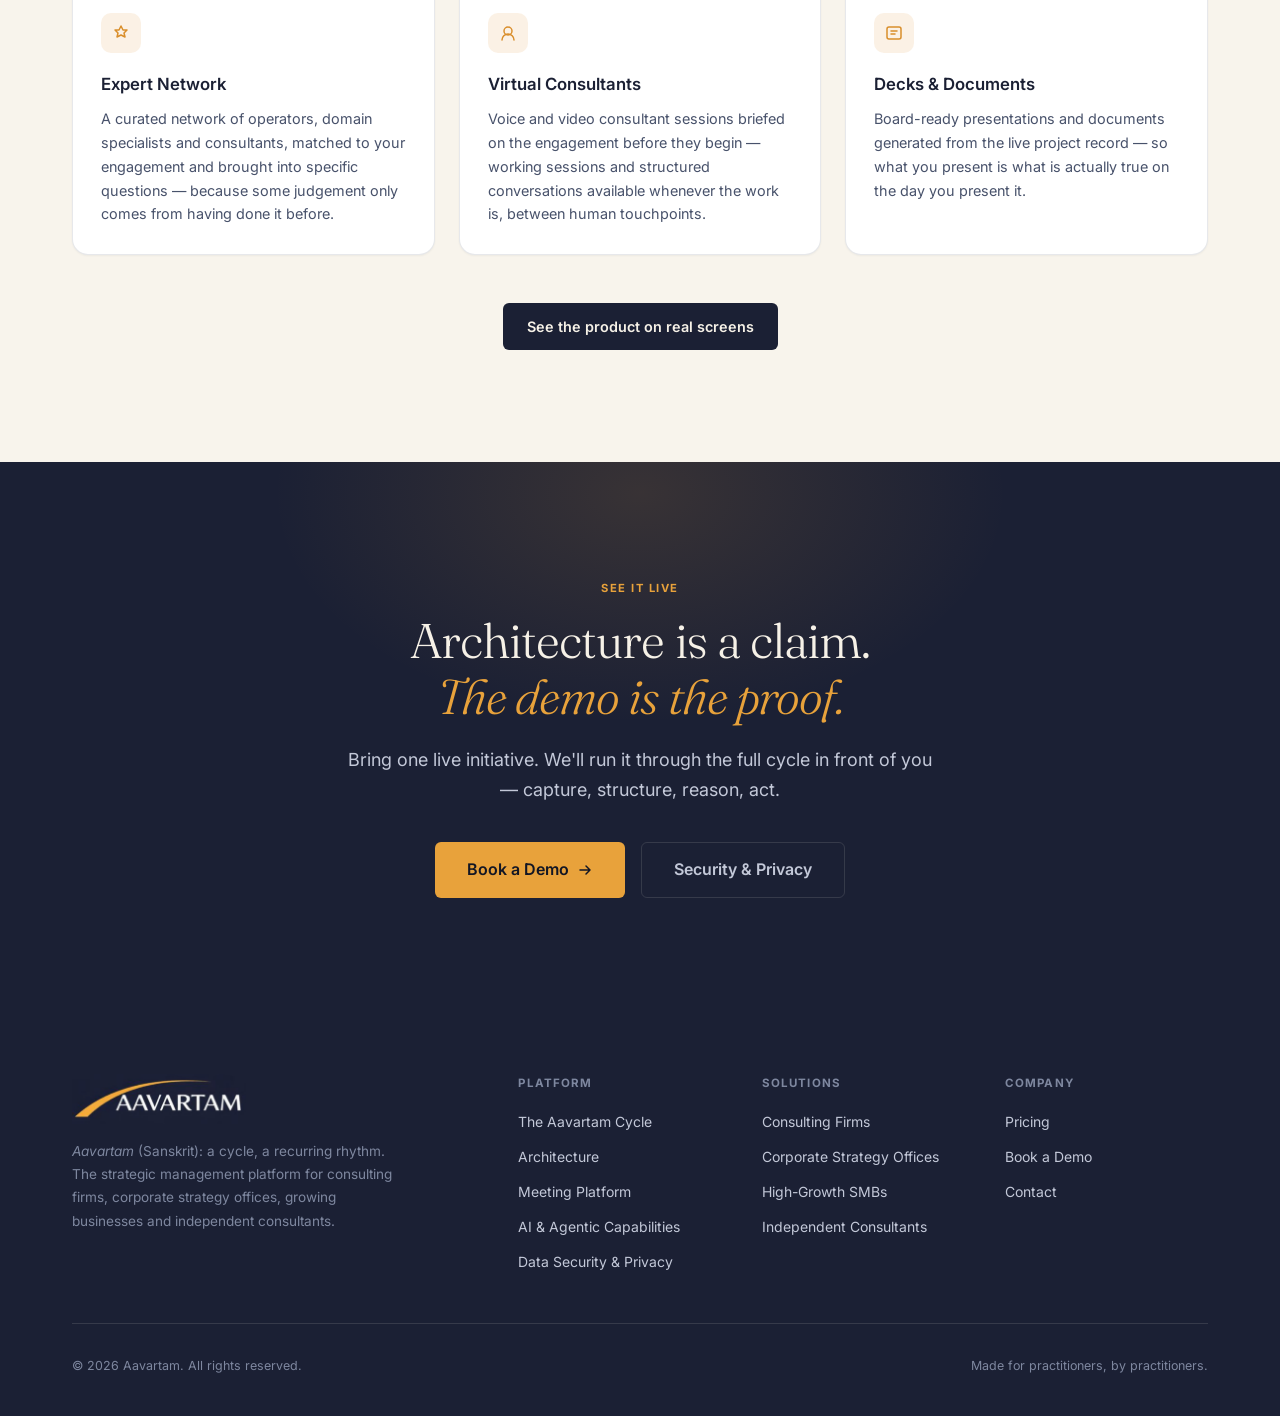
<file: platform.html>
<!DOCTYPE html>
<html lang="en">
<head>
  <meta charset="UTF-8">
  <meta name="viewport" content="width=device-width, initial-scale=1.0">
  <meta name="description" content="The Aavartam platform architecture: AI capabilities, agentic AI, knowledge management and context management — four layers that turn scattered strategic work into a compounding system.">
  <meta name="keywords" content="AI strategy platform architecture, agentic AI for consulting, knowledge management platform, context management, strategic management software">
  <link rel="canonical" href="https://aavartam-marketing.netlify.app/platform.html">
  <meta property="og:title" content="Platform Architecture — Aavartam">
  <meta property="og:description" content="Four layers — AI capabilities, agentic AI, knowledge management and context management — engineered into one strategic operating system.">
  <meta property="og:type" content="website">
  <meta property="og:image" content="https://aavartam-marketing.netlify.app/assets/img/logo-navy.png">
  <title>Platform Architecture — AI, Agents, Knowledge &amp; Context | Aavartam</title>

  <link rel="preconnect" href="https://fonts.googleapis.com">
  <link rel="preconnect" href="https://fonts.gstatic.com" crossorigin>
  <link href="https://fonts.googleapis.com/css2?family=Fraunces:ital,opsz,wght@0,9..144,300;0,9..144,400;0,9..144,500;0,9..144,600;1,9..144,300;1,9..144,400&family=Inter:wght@300;400;500;600;700&display=swap" rel="stylesheet">
  <link rel="stylesheet" href="assets/css/site.css">
</head>
<body>

<!-- NAVIGATION -->
<nav class="nav" id="nav">
  <a href="index.html" class="nav-logo" aria-label="Aavartam home">
    <img src="assets/img/logo-navy.png" alt="AAVARTAM" class="logo-img" width="703" height="202">
  </a>
  <div class="nav-links">
    <a href="platform.html">Platform</a>
    <a href="solutions.html">Solutions</a>
    <a href="security.html">Security</a>
    <a href="pricing.html">Pricing</a>
    <a href="contact.html">Contact</a>
  </div>
  <div class="nav-actions">
    <a href="pricing.html" class="btn btn-ghost">View Plans</a>
    <a href="contact.html" class="btn btn-primary">Book a Demo</a>
  </div>
  <button class="nav-hamburger" id="hamburger" aria-label="Menu"><span></span><span></span><span></span></button>
</nav>

<nav class="mobile-nav" id="mobile-nav">
  <a href="platform.html">Platform</a>
  <a href="solutions.html">Solutions</a>
  <a href="security.html">Security</a>
  <a href="pricing.html">Pricing</a>
  <a href="contact.html">Contact</a>
  <a href="contact.html" class="btn btn-primary btn-lg" style="width:fit-content">Book a Demo</a>
</nav>

<!-- PAGE HERO -->
<section class="page-hero">
  <div class="container">
    <span class="label">Platform Architecture</span>
    <h1 class="display-xl" style="margin-top:0.75rem">Most AI tools answer questions.<br><em>Aavartam compounds judgement.</em></h1>
    <p class="body-lg">A chatbot forgets your last engagement. A project tool doesn't understand your strategy. Aavartam is architected differently — four layers that capture context, structure knowledge, and put agentic AI to work on it — so every week of strategic work makes the next week smarter.</p>
  </div>
</section>

<!-- THE AAVARTAM CYCLE -->
<section class="section" style="padding-top:1.5rem" id="cycle">
  <div class="container">
    <div class="split" style="align-items:center">
      <div class="split-copy reveal">
        <span class="label">The Operating Loop</span>
        <h2 class="display-md">The Aavartam cycle: how context becomes advantage</h2>
        <p><em>Aavartam</em> is Sanskrit for a recurring cycle — and the platform is literally built as one. Everything that happens in your strategic work feeds the next turn of the loop. That's the difference between using AI on a project and running a project on an intelligent system.</p>
        <ul class="split-list">
          <li><strong>Nothing evaporates</strong> — meetings, documents and decisions are captured into the project record, not lost in inboxes</li>
          <li><strong>Everything connects</strong> — captured knowledge is structured against your modules and research questions, not dumped in a folder</li>
          <li><strong>Each turn compounds</strong> — agents reason over an ever-richer context, so outputs get sharper the longer you work</li>
        </ul>
      </div>
      <div class="split-media reveal">
        <div class="cycle-wrap" role="img" aria-label="The Aavartam cycle: capture, structure, reason, act — repeating">
          <div class="cycle-center">
            <span class="cc-sub">The</span>
            <span class="cc-word">AAVARTAM</span>
            <span class="cc-sub">Cycle</span>
          </div>
          <div class="cycle-node n1"><h4><span>01</span>Capture</h4><p>Meetings, documents, transcripts, financials — everything enters the project record</p></div>
          <div class="cycle-node n2"><h4><span>02</span>Structure</h4><p>Knowledge is indexed into facts, modules and research questions</p></div>
          <div class="cycle-node n3"><h4><span>03</span>Reason</h4><p>Agents analyse, research and synthesise over your grounded context</p></div>
          <div class="cycle-node n4"><h4><span>04</span>Act</h4><p>Decisions, tasks and deliverables — captured back into the loop</p></div>
        </div>
      </div>
    </div>
  </div>
</section>

<!-- FOUR LAYER ARCHITECTURE -->
<section class="section section-navy" id="architecture">
  <div class="container">
    <div class="section-header centered reveal">
      <span class="label">The Architecture</span>
      <h2 class="display-lg">Four layers,<br><em>engineered as one system</em></h2>
      <p class="body-lg">Point tools give you one of these layers. Aavartam's advantage is that they're built together — the agents are only as good as the context layer beneath them, and the context layer is only rich because everything you do feeds it.</p>
    </div>
    <div class="arch-stack reveal">
      <div class="arch-layer">
        <div>
          <div class="al-num">Layer 04 — Experience</div>
          <h3>The Strategic Workspace</h3>
        </div>
        <div>
          <p>Where your team actually works — every surface reads from and writes to the same project record, so there is one version of the truth from boardroom to task board.</p>
          <div class="tag-row"><span class="tag">Portfolio Command Centre</span><span class="tag">Project Workspace</span><span class="tag">Agile Planner</span><span class="tag">Meeting Platform</span><span class="tag">AI Workbench</span></div>
        </div>
      </div>
      <div class="arch-layer">
        <div>
          <div class="al-num">Layer 03 — Agentic AI</div>
          <h3>The Agent Bench</h3>
        </div>
        <div>
          <p>Specialist agents that run defined strategic tasks to a defined standard — orchestrated against your workplan, with a human approving what ships. Not one chatbot doing everything badly; a bench of specialists doing specific things well.</p>
          <div class="tag-row"><span class="tag">Competitive Intelligence</span><span class="tag">Market Sizing</span><span class="tag">Data Analysis</span><span class="tag">Hypothesis Testing</span><span class="tag">Synthesis &amp; Storyline</span><span class="tag">Virtual Consultants</span></div>
        </div>
      </div>
      <div class="arch-layer">
        <div>
          <div class="al-num">Layer 02 — Knowledge &amp; Context</div>
          <h3>The Context Engine</h3>
        </div>
        <div>
          <p>The layer most AI products skip — and the reason their output is generic. Every document, meeting and decision is distilled into structured knowledge tied to your projects, then assembled into precisely the right context for each agent, each meeting, each question.</p>
          <div class="tag-row"><span class="tag">Knowledge Base</span><span class="tag">Structured Facts</span><span class="tag">Module &amp; Question Graph</span><span class="tag">Financial Profiles</span><span class="tag">Context Assembly</span></div>
        </div>
      </div>
      <div class="arch-layer">
        <div>
          <div class="al-num">Layer 01 — Foundation</div>
          <h3>Enterprise AI &amp; Trust</h3>
        </div>
        <div>
          <p>Frontier models accessed through enterprise APIs under zero-training contracts, behind a server-side proxy with engagement-level isolation. Private cloud deployment available for regulated environments.</p>
          <div class="tag-row"><span class="tag">Enterprise Model APIs</span><span class="tag">Zero Training</span><span class="tag">Isolation &amp; Encryption</span><span class="tag">Private Cloud</span></div>
        </div>
      </div>
    </div>
  </div>
</section>

<!-- FOUR CAPABILITIES DEEP DIVE -->
<section class="section" id="capabilities">
  <div class="container">
    <div class="section-header reveal">
      <span class="label">The Four Capabilities</span>
      <h2 class="display-lg">AI capability is table stakes.<br><em>The system around it is the product.</em></h2>
    </div>

    <!-- AI Capabilities -->
    <div class="split reveal" id="ai">
      <div class="split-copy">
        <span class="label">01 · AI Capabilities</span>
        <h2 class="display-md">Frontier intelligence, made client-safe</h2>
        <p>Research, analysis, drafting, synthesis — running on frontier models, but never raw. Every output is grounded in your engagement's sources, structured to consulting standards, and checkable before it goes near a client.</p>
        <ul class="split-list">
          <li><strong>Grounded by design</strong> — answers cite your sources, not the open internet's guesses</li>
          <li><strong>Consulting-grade formats</strong> — SCQA storylines, hypothesis trees, steering-committee reports</li>
          <li><strong>Model-flexible foundation</strong> — built on enterprise APIs, so the platform improves as frontier models do</li>
        </ul>
      </div>
      <div class="split-media">
        <div class="concept-panel">
          <div class="cp-title">From raw model to client-safe output</div>
          <div class="flow">
            <div class="flow-step"><h5>Frontier model</h5><p>Enterprise API, zero-training terms</p></div>
            <div class="flow-arrow">→</div>
            <div class="flow-step"><h5>Your context</h5><p>Grounded in the engagement's sources</p></div>
            <div class="flow-arrow">→</div>
            <div class="flow-step"><h5>The standard</h5><p>Consulting formats &amp; review discipline</p></div>
            <div class="flow-arrow">→</div>
            <div class="flow-step"><h5>Client-safe output</h5><p>Specific, citable, checkable</p></div>
          </div>
        </div>
      </div>
    </div>

    <!-- Agentic AI -->
    <div class="split flip reveal" id="agentic">
      <div class="split-copy">
        <span class="label">02 · Agentic AI</span>
        <h2 class="display-md">Agents with job descriptions, not a chatbot with ambition</h2>
        <p>Each agent on the bench has a defined task, a defined input contract and a defined output standard — the way you'd brief an analyst. They work against your modules and research questions, and a human signs off before anything becomes a finding.</p>
        <ul class="split-list">
          <li><strong>Task-scoped agents</strong> — competitive intelligence, market sizing, data analysis, primary research, synthesis, SteerCo prep, risk analysis</li>
          <li><strong>Workplan-orchestrated</strong> — agents pick up the research questions your strategy actually needs answered</li>
          <li><strong>Human-in-the-loop</strong> — agents propose, your team disposes; judgement stays with people</li>
        </ul>
      </div>
      <div class="split-media">
        <div class="concept-panel">
          <div class="cp-title">How an agent runs a task</div>
          <div class="flow">
            <div class="flow-step"><h5>Brief</h5><p>Research question from the workplan</p></div>
            <div class="flow-arrow">→</div>
            <div class="flow-step"><h5>Context</h5><p>Assembled from the knowledge base</p></div>
            <div class="flow-arrow">→</div>
            <div class="flow-step"><h5>Execute</h5><p>Defined task, defined output format</p></div>
            <div class="flow-arrow">→</div>
            <div class="flow-step"><h5>Review</h5><p>Human approves → becomes a finding</p></div>
          </div>
        </div>
      </div>
    </div>

    <!-- Knowledge Management -->
    <div class="split reveal" id="knowledge">
      <div class="split-copy">
        <span class="label">03 · Knowledge Management</span>
        <h2 class="display-md">From scattered files to institutional memory</h2>
        <p>Most firms' knowledge lives in inboxes and departed employees. Aavartam ingests every artifact — proposals, transcripts, research packs, meeting minutes — and distils it into structured facts attached to the right project, module and question.</p>
        <ul class="split-list">
          <li><strong>Ingest anything</strong> — documents, transcripts, financial packs, notes; one upload, permanently working</li>
          <li><strong>Structured, not stored</strong> — extraction into facts, risks, decisions and summaries — searchable and citable</li>
          <li><strong>Memory that outlasts people</strong> — when a team member moves on, the engagement's knowledge doesn't</li>
        </ul>
      </div>
      <div class="split-media">
        <div class="concept-panel">
          <div class="cp-title">The knowledge pipeline</div>
          <div class="flow">
            <div class="flow-step"><h5>Artifacts</h5><p>Docs · transcripts · packs · notes</p></div>
            <div class="flow-arrow">→</div>
            <div class="flow-step"><h5>Extraction</h5><p>Facts, risks, decisions, summaries</p></div>
            <div class="flow-arrow">→</div>
            <div class="flow-step"><h5>Knowledge graph</h5><p>Tied to projects, modules, questions</p></div>
            <div class="flow-arrow">→</div>
            <div class="flow-step"><h5>Every output</h5><p>Agents, briefs, decks, answers</p></div>
          </div>
        </div>
      </div>
    </div>

    <!-- Context Management -->
    <div class="split flip reveal" id="context">
      <div class="split-copy">
        <span class="label">04 · Context Management</span>
        <h2 class="display-md">The right context, at the right moment — automatically</h2>
        <p>Knowing things isn't enough; the system has to bring the right knowledge to the right moment. Aavartam assembles context per task: the agent sizing a market gets the financials and transcripts that matter; the partner walking into a steering committee gets a brief built from everything since the last one.</p>
        <ul class="split-list">
          <li><strong>Per-task assembly</strong> — each agent and each meeting gets context selected for it, not a dump of everything</li>
          <li><strong>Before and after every meeting</strong> — walk in with a prepared brief, walk out with decisions captured into the record</li>
          <li><strong>Compounding by design</strong> — every cycle of work enriches the context the next cycle runs on</li>
        </ul>
      </div>
      <div class="split-media">
        <div class="concept-panel">
          <div class="cp-title">Context, assembled per moment</div>
          <div class="flow">
            <div class="flow-step"><h5>Moment</h5><p>An agent task, a meeting, a question</p></div>
            <div class="flow-arrow">→</div>
            <div class="flow-step"><h5>Selection</h5><p>What matters, from everything known</p></div>
            <div class="flow-arrow">→</div>
            <div class="flow-step"><h5>Brief</h5><p>Assembled context, ready to use</p></div>
            <div class="flow-arrow">→</div>
            <div class="flow-step"><h5>Feedback</h5><p>Outcomes captured, context enriched</p></div>
          </div>
        </div>
      </div>
    </div>
  </div>
</section>

<!-- MEETINGS -->
<section class="section section-alt" id="meetings">
  <div class="container">
    <div class="split reveal">
      <div class="split-copy">
        <span class="label">Meetings, Reimagined</span>
        <h2 class="display-md">All your meetings in one place — finally connected to the work</h2>
        <p>Strategic projects run on meetings, yet meetings are where context goes to die. Aavartam brings every project meeting into one place — integrate the meeting platform you already use, or run them on ours — and wraps each one in context, before and after.</p>
        <ul class="split-list">
          <li><strong>Your platform or ours</strong> — connect the tools you already meet on, or use Aavartam's built-in meeting platform</li>
          <li><strong>Before: context in</strong> — every participant walks in with a brief assembled from the project's live state</li>
          <li><strong>After: knowledge out</strong> — decisions, actions and risks captured into the project record and knowledge base, not a notes doc nobody reopens</li>
          <li><strong>One meeting memory per project</strong> — every conversation about an engagement, findable in one place</li>
        </ul>
      </div>
      <div class="split-media">
        <div class="concept-panel">
          <div class="cp-title">The meeting loop</div>
          <div class="flow">
            <div class="flow-step"><h5>Before</h5><p>Auto-brief from the project's live state</p></div>
            <div class="flow-arrow">→</div>
            <div class="flow-step"><h5>During</h5><p>Your platform or ours — capture built in</p></div>
            <div class="flow-arrow">→</div>
            <div class="flow-step"><h5>After</h5><p>Decisions &amp; actions into the record</p></div>
            <div class="flow-arrow">→</div>
            <div class="flow-step"><h5>Always</h5><p>One meeting memory per project</p></div>
          </div>
        </div>
      </div>
    </div>
  </div>
</section>

<!-- AROUND THE CORE -->
<section class="section">
  <div class="container">
    <div class="section-header centered reveal">
      <span class="label">Completing the System</span>
      <h2 class="display-lg">And the parts only<br><em>humans can do</em></h2>
    </div>
    <div class="grid-3 reveal">
      <div class="card">
        <div class="card-icon">
          <svg viewBox="0 0 20 20" fill="none"><path d="M10 3l2 4h4l-3 3 1 4-4-2-4 2 1-4-3-3h4l2-4z" stroke="currentColor" stroke-width="1.5" stroke-linejoin="round"/></svg>
        </div>
        <h3>Expert Network</h3>
        <p>A curated network of operators, domain specialists and consultants, matched to your engagement and brought into specific questions — because some judgement only comes from having done it before.</p>
      </div>
      <div class="card">
        <div class="card-icon">
          <svg viewBox="0 0 20 20" fill="none"><circle cx="10" cy="8" r="4" stroke="currentColor" stroke-width="1.5"/><path d="M4 17c0-3.3 2.7-6 6-6s6 2.7 6 6" stroke="currentColor" stroke-width="1.5" stroke-linecap="round"/></svg>
        </div>
        <h3>Virtual Consultants</h3>
        <p>Voice and video consultant sessions briefed on the engagement before they begin — working sessions and structured conversations available whenever the work is, between human touchpoints.</p>
      </div>
      <div class="card">
        <div class="card-icon">
          <svg viewBox="0 0 20 20" fill="none"><rect x="3" y="4" width="14" height="12" rx="2" stroke="currentColor" stroke-width="1.5"/><path d="M7 8h6M7 11h4" stroke="currentColor" stroke-width="1.5" stroke-linecap="round"/></svg>
        </div>
        <h3>Decks &amp; Documents</h3>
        <p>Board-ready presentations and documents generated from the live project record — so what you present is what is actually true on the day you present it.</p>
      </div>
    </div>
    <div style="text-align:center;margin-top:3rem" class="reveal">
      <a href="index.html#features" class="btn btn-navy">See the product on real screens</a>
    </div>
  </div>
</section>

<!-- CTA -->
<section class="cta-band">
  <span class="label">See It Live</span>
  <h2 class="display-lg" style="margin-top:0.75rem">Architecture is a claim.<br><em>The demo is the proof.</em></h2>
  <p class="body-lg" style="max-width:600px;margin:1.25rem auto 0">Bring one live initiative. We'll run it through the full cycle in front of you — capture, structure, reason, act.</p>
  <div class="hero-cta">
    <a href="contact.html" class="btn btn-primary btn-lg">Book a Demo
      <svg viewBox="0 0 16 16" fill="none"><path d="M3 8h10M9 4l4 4-4 4" stroke="currentColor" stroke-width="1.5" stroke-linecap="round" stroke-linejoin="round"/></svg>
    </a>
    <a href="security.html" class="btn btn-ghost btn-lg">Security &amp; Privacy</a>
  </div>
</section>

<!-- FOOTER -->
<footer class="footer">
  <div class="container">
    <div class="footer-grid">
      <div class="footer-brand">
        <a href="index.html" class="nav-logo" aria-label="Aavartam home">
          <img src="assets/img/logo-navy.png" alt="AAVARTAM" class="logo-img" width="703" height="202">
        </a>
        <p><em>Aavartam</em> (Sanskrit): a cycle, a recurring rhythm. The strategic management platform for consulting firms, corporate strategy offices, growing businesses and independent consultants.</p>
      </div>
      <div class="footer-col">
        <h4>Platform</h4>
        <ul>
          <li><a href="platform.html#cycle">The Aavartam Cycle</a></li>
          <li><a href="platform.html#architecture">Architecture</a></li>
          <li><a href="platform.html#meetings">Meeting Platform</a></li>
          <li><a href="platform.html#capabilities">AI &amp; Agentic Capabilities</a></li>
          <li><a href="security.html">Data Security &amp; Privacy</a></li>
        </ul>
      </div>
      <div class="footer-col">
        <h4>Solutions</h4>
        <ul>
          <li><a href="solutions.html#firms">Consulting Firms</a></li>
          <li><a href="solutions.html#strategy-office">Corporate Strategy Offices</a></li>
          <li><a href="solutions.html#smb">High-Growth SMBs</a></li>
          <li><a href="solutions.html#independents">Independent Consultants</a></li>
        </ul>
      </div>
      <div class="footer-col">
        <h4>Company</h4>
        <ul>
          <li><a href="pricing.html">Pricing</a></li>
          <li><a href="contact.html">Book a Demo</a></li>
          <li><a href="contact.html">Contact</a></li>
        </ul>
      </div>
    </div>
    <div class="footer-bottom">
      <span>© 2026 Aavartam. All rights reserved.</span>
      <span>Made for practitioners, by practitioners.</span>
    </div>
  </div>
</footer>

<button class="scroll-top" id="scroll-top" aria-label="Scroll to top">
  <svg viewBox="0 0 16 16" fill="none"><path d="M8 13V3M4 7l4-4 4 4" stroke="currentColor" stroke-width="1.5" stroke-linecap="round" stroke-linejoin="round"/></svg>
</button>

<script src="assets/js/site.js"></script>
</body>
</html>
</file>
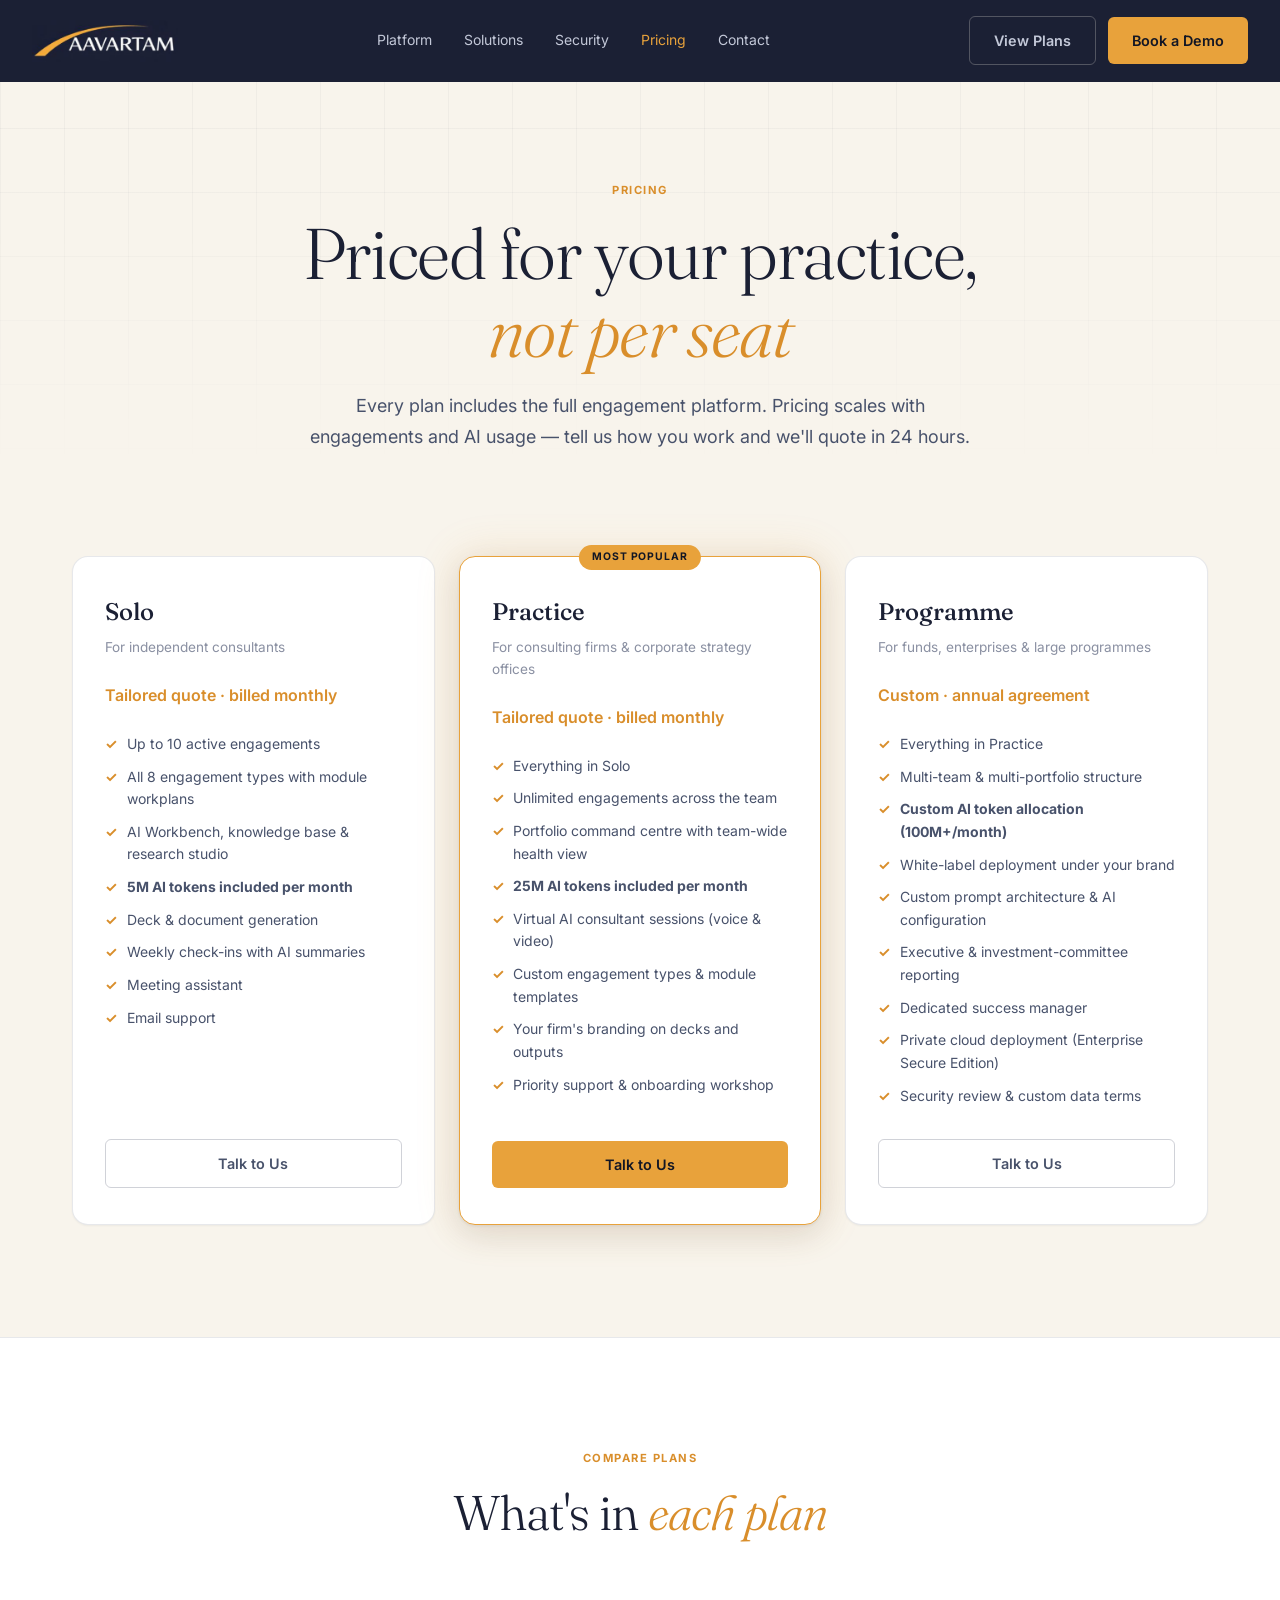
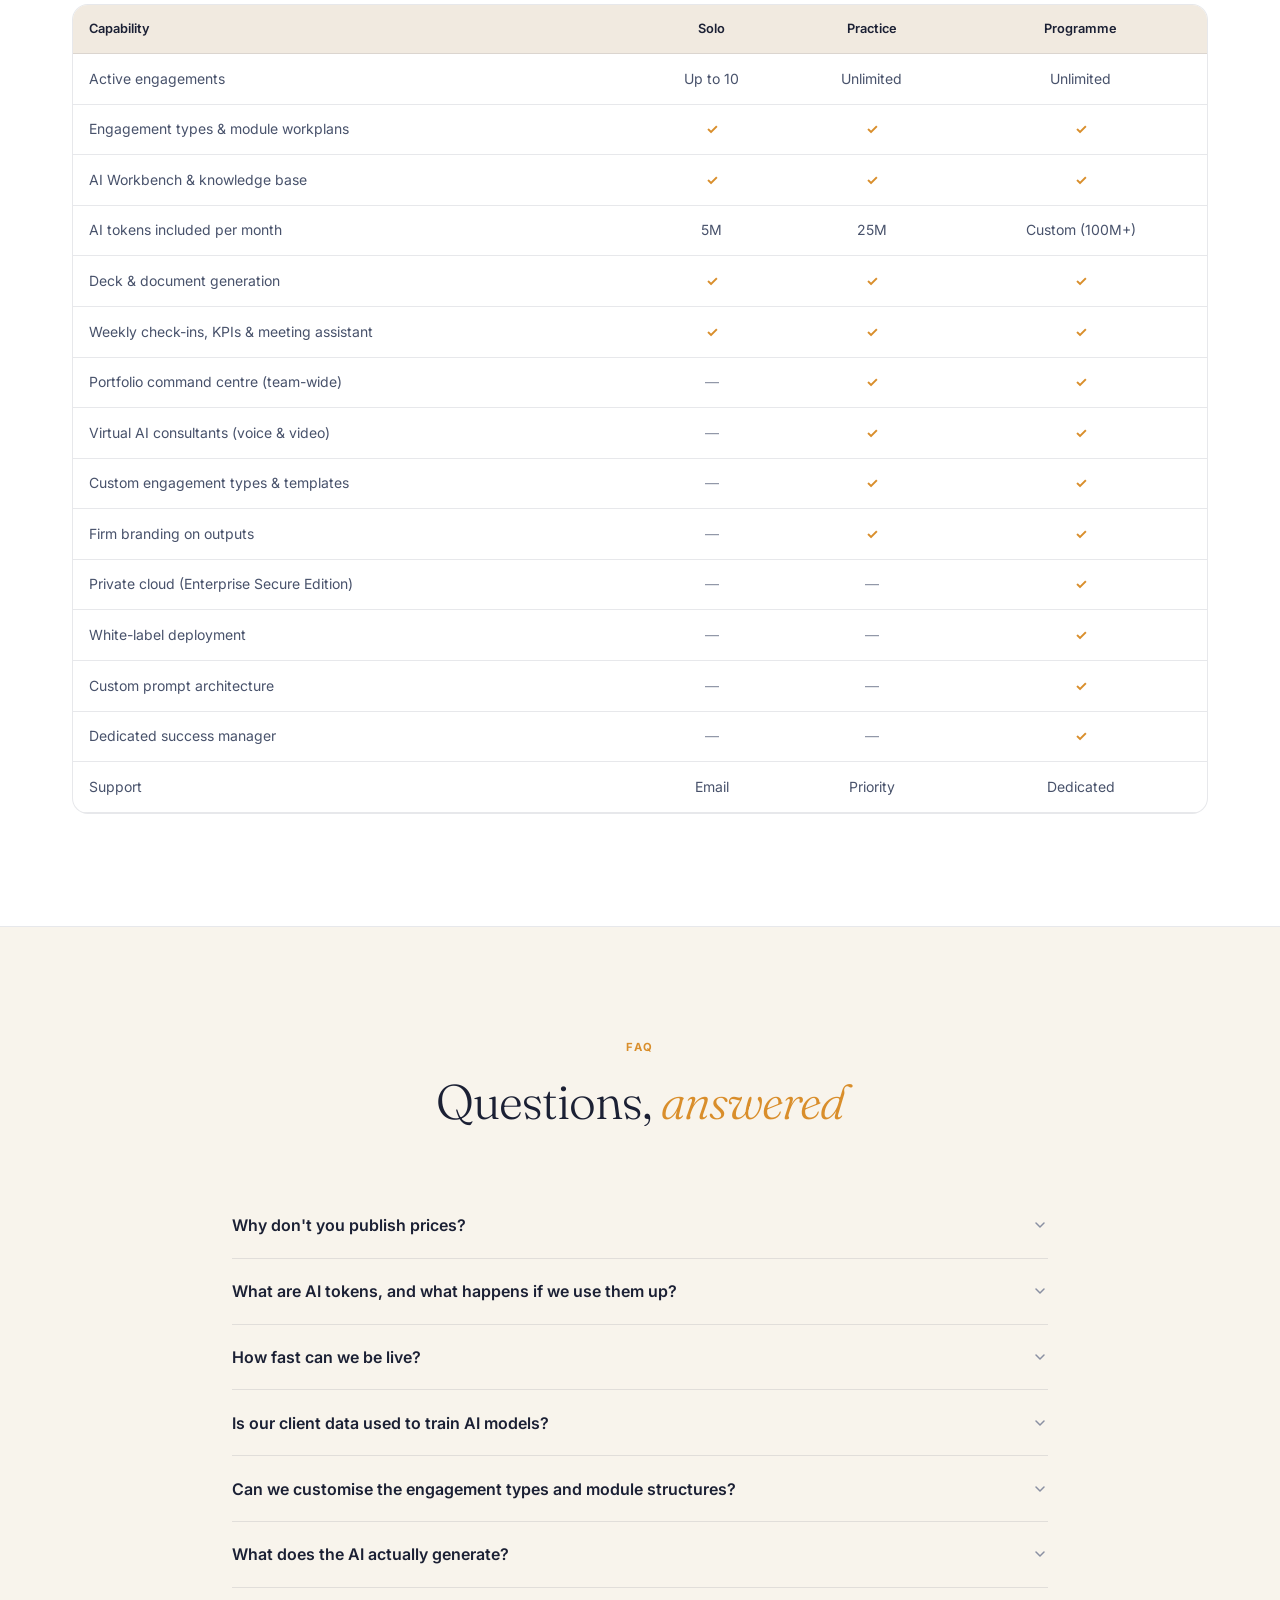
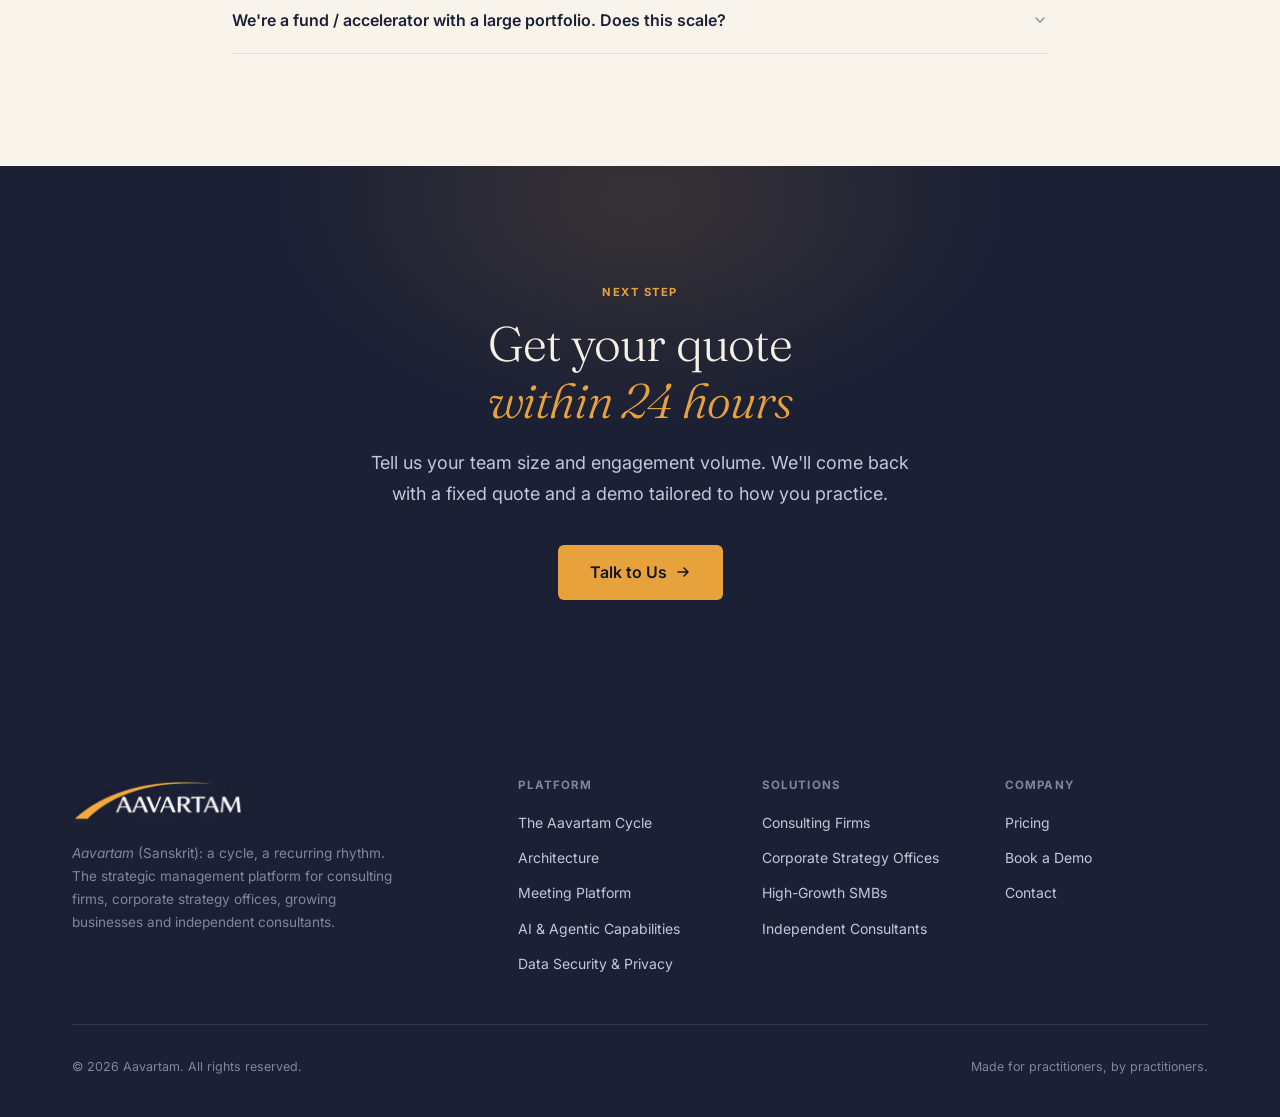
<file: pricing.html>
<!DOCTYPE html>
<html lang="en">
<head>
  <meta charset="UTF-8">
  <meta name="viewport" content="width=device-width, initial-scale=1.0">
  <meta name="description" content="Aavartam plans for independent consultants, boutique firms and strategy teams, and large programmes. All plans include the core engagement platform — pricing tailored to your practice.">
  <meta property="og:title" content="Pricing — Aavartam">
  <meta property="og:description" content="Plans for solo practitioners, firms and large programmes. Pricing tailored to your practice — talk to us.">
  <meta property="og:type" content="website">
  <title>Pricing &amp; Plans — Solo, Practice, Programme | Aavartam</title>
  <meta name="keywords" content="strategic management platform pricing, AI consulting software plans, consulting engagement software cost">
  <link rel="canonical" href="https://aavartam-marketing.netlify.app/pricing.html">

  <link rel="preconnect" href="https://fonts.googleapis.com">
  <link rel="preconnect" href="https://fonts.gstatic.com" crossorigin>
  <link href="https://fonts.googleapis.com/css2?family=Fraunces:ital,opsz,wght@0,9..144,300;0,9..144,400;0,9..144,600;0,9..144,700;1,9..144,300;1,9..144,400&family=Inter:wght@300;400;500;600&display=swap" rel="stylesheet">
  <link rel="stylesheet" href="assets/css/site.css">
</head>
<body>

<!-- NAVIGATION -->
<nav class="nav" id="nav">
  <a href="index.html" class="nav-logo" aria-label="Aavartam home">
    <img src="assets/img/logo-navy.png" alt="AAVARTAM" class="logo-img" width="703" height="202">
  </a>
  <div class="nav-links">
    <a href="platform.html">Platform</a>
    <a href="solutions.html">Solutions</a>
    <a href="security.html">Security</a>
    <a href="pricing.html">Pricing</a>
    <a href="contact.html">Contact</a>
  </div>
  <div class="nav-actions">
    <a href="pricing.html" class="btn btn-ghost">View Plans</a>
    <a href="contact.html" class="btn btn-primary">Book a Demo</a>
  </div>
  <button class="nav-hamburger" id="hamburger" aria-label="Menu"><span></span><span></span><span></span></button>
</nav>

<nav class="mobile-nav" id="mobile-nav">
  <a href="platform.html">Platform</a>
  <a href="solutions.html">Solutions</a>
  <a href="security.html">Security</a>
  <a href="pricing.html">Pricing</a>
  <a href="contact.html">Contact</a>
  <a href="contact.html" class="btn btn-primary btn-lg" style="width:fit-content">Book a Demo</a>
</nav>

<!-- PAGE HERO -->
<section class="page-hero">
  <div class="container" style="text-align:center">
    <span class="label">Pricing</span>
    <h1 class="display-xl" style="margin-top:0.75rem">Priced for your practice,<br><em>not per seat</em></h1>
    <p class="body-lg" style="margin:1.25rem auto 0">Every plan includes the full engagement platform. Pricing scales with engagements and AI usage — tell us how you work and we'll quote in 24 hours.</p>
  </div>
</section>

<!-- TIERS -->
<section class="section" style="padding-top:2rem">
  <div class="container">
    <div class="tiers reveal">

      <div class="tier">
        <div class="tier-name">Solo</div>
        <div class="tier-for">For independent consultants</div>
        <div class="tier-price">Tailored quote · billed monthly</div>
        <ul>
          <li>Up to 10 active engagements</li>
          <li>All 8 engagement types with module workplans</li>
          <li>AI Workbench, knowledge base &amp; research studio</li>
          <li><strong>5M AI tokens included per month</strong></li>
          <li>Deck &amp; document generation</li>
          <li>Weekly check-ins with AI summaries</li>
          <li>Meeting assistant</li>
          <li>Email support</li>
        </ul>
        <a href="contact.html" class="btn btn-ghost">Talk to Us</a>
      </div>

      <div class="tier featured">
        <div class="flag">Most Popular</div>
        <div class="tier-name">Practice</div>
        <div class="tier-for">For consulting firms &amp; corporate strategy offices</div>
        <div class="tier-price">Tailored quote · billed monthly</div>
        <ul>
          <li>Everything in Solo</li>
          <li>Unlimited engagements across the team</li>
          <li>Portfolio command centre with team-wide health view</li>
          <li><strong>25M AI tokens included per month</strong></li>
          <li>Virtual AI consultant sessions (voice &amp; video)</li>
          <li>Custom engagement types &amp; module templates</li>
          <li>Your firm's branding on decks and outputs</li>
          <li>Priority support &amp; onboarding workshop</li>
        </ul>
        <a href="contact.html" class="btn btn-primary">Talk to Us</a>
      </div>

      <div class="tier">
        <div class="tier-name">Programme</div>
        <div class="tier-for">For funds, enterprises &amp; large programmes</div>
        <div class="tier-price">Custom · annual agreement</div>
        <ul>
          <li>Everything in Practice</li>
          <li>Multi-team &amp; multi-portfolio structure</li>
          <li><strong>Custom AI token allocation (100M+/month)</strong></li>
          <li>White-label deployment under your brand</li>
          <li>Custom prompt architecture &amp; AI configuration</li>
          <li>Executive &amp; investment-committee reporting</li>
          <li>Dedicated success manager</li>
          <li>Private cloud deployment (Enterprise Secure Edition)</li>
          <li>Security review &amp; custom data terms</li>
        </ul>
        <a href="contact.html" class="btn btn-ghost">Talk to Us</a>
      </div>

    </div>
  </div>
</section>

<!-- COMPARISON -->
<section class="section section-alt">
  <div class="container">
    <div class="section-header centered reveal">
      <span class="label">Compare Plans</span>
      <h2 class="display-lg">What's in <em>each plan</em></h2>
    </div>
    <div class="compare-wrap reveal">
      <table class="compare">
        <thead>
          <tr>
            <th>Capability</th>
            <th class="c">Solo</th>
            <th class="c">Practice</th>
            <th class="c">Programme</th>
          </tr>
        </thead>
        <tbody>
          <tr><td>Active engagements</td><td class="c">Up to 10</td><td class="c">Unlimited</td><td class="c">Unlimited</td></tr>
          <tr><td>Engagement types &amp; module workplans</td><td class="c yes">✓</td><td class="c yes">✓</td><td class="c yes">✓</td></tr>
          <tr><td>AI Workbench &amp; knowledge base</td><td class="c yes">✓</td><td class="c yes">✓</td><td class="c yes">✓</td></tr>
          <tr><td>AI tokens included per month</td><td class="c">5M</td><td class="c">25M</td><td class="c">Custom (100M+)</td></tr>
          <tr><td>Deck &amp; document generation</td><td class="c yes">✓</td><td class="c yes">✓</td><td class="c yes">✓</td></tr>
          <tr><td>Weekly check-ins, KPIs &amp; meeting assistant</td><td class="c yes">✓</td><td class="c yes">✓</td><td class="c yes">✓</td></tr>
          <tr><td>Portfolio command centre (team-wide)</td><td class="c no">—</td><td class="c yes">✓</td><td class="c yes">✓</td></tr>
          <tr><td>Virtual AI consultants (voice &amp; video)</td><td class="c no">—</td><td class="c yes">✓</td><td class="c yes">✓</td></tr>
          <tr><td>Custom engagement types &amp; templates</td><td class="c no">—</td><td class="c yes">✓</td><td class="c yes">✓</td></tr>
          <tr><td>Firm branding on outputs</td><td class="c no">—</td><td class="c yes">✓</td><td class="c yes">✓</td></tr>
          <tr><td>Private cloud (Enterprise Secure Edition)</td><td class="c no">—</td><td class="c no">—</td><td class="c yes">✓</td></tr>
          <tr><td>White-label deployment</td><td class="c no">—</td><td class="c no">—</td><td class="c yes">✓</td></tr>
          <tr><td>Custom prompt architecture</td><td class="c no">—</td><td class="c no">—</td><td class="c yes">✓</td></tr>
          <tr><td>Dedicated success manager</td><td class="c no">—</td><td class="c no">—</td><td class="c yes">✓</td></tr>
          <tr><td>Support</td><td class="c">Email</td><td class="c">Priority</td><td class="c">Dedicated</td></tr>
        </tbody>
      </table>
    </div>
  </div>
</section>

<!-- FAQ -->
<section class="section" id="faq">
  <div class="container container-narrow">
    <div class="section-header centered reveal">
      <span class="label">FAQ</span>
      <h2 class="display-lg">Questions, <em>answered</em></h2>
    </div>
    <div class="reveal">
      <div class="faq-item">
        <button class="faq-q">Why don't you publish prices?
          <svg class="chev" width="16" height="16" viewBox="0 0 16 16" fill="none"><path d="M4 6l4 4 4-4" stroke="currentColor" stroke-width="1.5" stroke-linecap="round" stroke-linejoin="round"/></svg>
        </button>
        <div class="faq-a"><div class="faq-a-inner">Because practices differ enormously — a solo consultant with four engagements and a fund running value-creation plans across nine companies shouldn't pay off the same rate card. Tell us your engagement volume and team size and we'll send a clear, fixed quote within 24 hours. No haggling, no per-seat surprises.</div></div>
      </div>
      <div class="faq-item">
        <button class="faq-q">What are AI tokens, and what happens if we use them up?
          <svg class="chev" width="16" height="16" viewBox="0 0 16 16" fill="none"><path d="M4 6l4 4 4-4" stroke="currentColor" stroke-width="1.5" stroke-linecap="round" stroke-linejoin="round"/></svg>
        </button>
        <div class="faq-a"><div class="faq-a-inner">Tokens are how AI usage is measured — roughly 750 words per 1,000 tokens, covering everything the agents read and write for you. Each plan includes a generous monthly allocation (5M on Solo, 25M on Practice — enough for heavy daily use across multiple engagements). If you run out, the platform keeps working and you can top up or upgrade; we'll warn you well before you hit the limit, and we never bill surprise overages.</div></div>
      </div>
      <div class="faq-item">
        <button class="faq-q">How fast can we be live?
          <svg class="chev" width="16" height="16" viewBox="0 0 16 16" fill="none"><path d="M4 6l4 4 4-4" stroke="currentColor" stroke-width="1.5" stroke-linecap="round" stroke-linejoin="round"/></svg>
        </button>
        <div class="faq-a"><div class="faq-a-inner">Days, not quarters. Aavartam runs in the browser with nothing to install. Import your engagement list by CSV, pick engagement types, and the module workplans scaffold themselves. Most teams run their first AI-generated deck in the first week.</div></div>
      </div>
      <div class="faq-item">
        <button class="faq-q">Is our client data used to train AI models?
          <svg class="chev" width="16" height="16" viewBox="0 0 16 16" fill="none"><path d="M4 6l4 4 4-4" stroke="currentColor" stroke-width="1.5" stroke-linecap="round" stroke-linejoin="round"/></svg>
        </button>
        <div class="faq-a"><div class="faq-a-inner">No. AI requests run through a secure server-side proxy to enterprise AI APIs that do not train on your data. API keys never reach the browser, and your engagement knowledge base stays yours.</div></div>
      </div>
      <div class="faq-item">
        <button class="faq-q">Can we customise the engagement types and module structures?
          <svg class="chev" width="16" height="16" viewBox="0 0 16 16" fill="none"><path d="M4 6l4 4 4-4" stroke="currentColor" stroke-width="1.5" stroke-linecap="round" stroke-linejoin="round"/></svg>
        </button>
        <div class="faq-a"><div class="faq-a-inner">Yes. The eight built-in engagement types cover most strategy and operations work out of the box. On Practice and Programme plans you can adapt module structures, deliverable sets and assessment dimensions to your firm's own methodology — and on Programme, the entire platform can run white-labelled under your brand.</div></div>
      </div>
      <div class="faq-item">
        <button class="faq-q">What does the AI actually generate?
          <svg class="chev" width="16" height="16" viewBox="0 0 16 16" fill="none"><path d="M4 6l4 4 4-4" stroke="currentColor" stroke-width="1.5" stroke-linecap="round" stroke-linejoin="round"/></svg>
        </button>
        <div class="faq-a"><div class="faq-a-inner">Structured research (market sizing, competitive landscape, risk assessment), consulting-grade slide decks and documents, check-in summaries, meeting notes with actions and decisions, and live voice/video consultant sessions. Everything is grounded in the engagement's own knowledge base — extracted from your transcripts, briefs and financials — so outputs are specific and checkable.</div></div>
      </div>
      <div class="faq-item">
        <button class="faq-q">We're a fund / accelerator with a large portfolio. Does this scale?
          <svg class="chev" width="16" height="16" viewBox="0 0 16 16" fill="none"><path d="M4 6l4 4 4-4" stroke="currentColor" stroke-width="1.5" stroke-linecap="round" stroke-linejoin="round"/></svg>
        </button>
        <div class="faq-a"><div class="faq-a-inner">Yes — the platform's origins are in running a 200+ company advisory programme with distributed consultants. The Programme plan adds multi-team structure, portfolio-level reporting and executive views designed exactly for that scale.</div></div>
      </div>
    </div>
  </div>
</section>

<!-- CTA -->
<section class="cta-band">
  <span class="label">Next Step</span>
  <h2 class="display-lg" style="margin-top:0.75rem">Get your quote<br><em>within 24 hours</em></h2>
  <p class="body-lg" style="max-width:560px;margin:1.25rem auto 0">Tell us your team size and engagement volume. We'll come back with a fixed quote and a demo tailored to how you practice.</p>
  <div class="hero-cta">
    <a href="contact.html" class="btn btn-primary btn-lg">Talk to Us
      <svg viewBox="0 0 16 16" fill="none"><path d="M3 8h10M9 4l4 4-4 4" stroke="currentColor" stroke-width="1.5" stroke-linecap="round" stroke-linejoin="round"/></svg>
    </a>
  </div>
</section>

<!-- FOOTER -->
<footer class="footer">
  <div class="container">
    <div class="footer-grid">
      <div class="footer-brand">
        <a href="index.html" class="nav-logo" aria-label="Aavartam home">
    <img src="assets/img/logo-navy.png" alt="AAVARTAM" class="logo-img" width="703" height="202">
  </a>
        <p><em>Aavartam</em> (Sanskrit): a cycle, a recurring rhythm. The strategic management platform for consulting firms, corporate strategy offices, growing businesses and independent consultants.</p>
      </div>
      <div class="footer-col">
        <h4>Platform</h4>
        <ul>
          <li><a href="platform.html#cycle">The Aavartam Cycle</a></li>
          <li><a href="platform.html#architecture">Architecture</a></li>
          <li><a href="platform.html#meetings">Meeting Platform</a></li>
          <li><a href="platform.html#capabilities">AI &amp; Agentic Capabilities</a></li>
          <li><a href="security.html">Data Security &amp; Privacy</a></li>
        </ul>
      </div>
      <div class="footer-col">
        <h4>Solutions</h4>
        <ul>
          <li><a href="solutions.html#firms">Consulting Firms</a></li>
          <li><a href="solutions.html#strategy-office">Corporate Strategy Offices</a></li>
          <li><a href="solutions.html#smb">High-Growth SMBs</a></li>
          <li><a href="solutions.html#independents">Independent Consultants</a></li>
        </ul>
      </div>
      <div class="footer-col">
        <h4>Company</h4>
        <ul>
          <li><a href="pricing.html">Pricing</a></li>
          <li><a href="contact.html">Book a Demo</a></li>
          <li><a href="contact.html">Contact</a></li>
        </ul>
      </div>
    </div>
    <div class="footer-bottom">
      <span>© 2026 Aavartam. All rights reserved.</span>
      <span>Made for practitioners, by practitioners.</span>
    </div>
  </div>
</footer>

<button class="scroll-top" id="scroll-top" aria-label="Scroll to top">
  <svg viewBox="0 0 16 16" fill="none"><path d="M8 13V3M4 7l4-4 4 4" stroke="currentColor" stroke-width="1.5" stroke-linecap="round" stroke-linejoin="round"/></svg>
</button>

<script src="assets/js/site.js"></script>
</body>
</html>
</file>
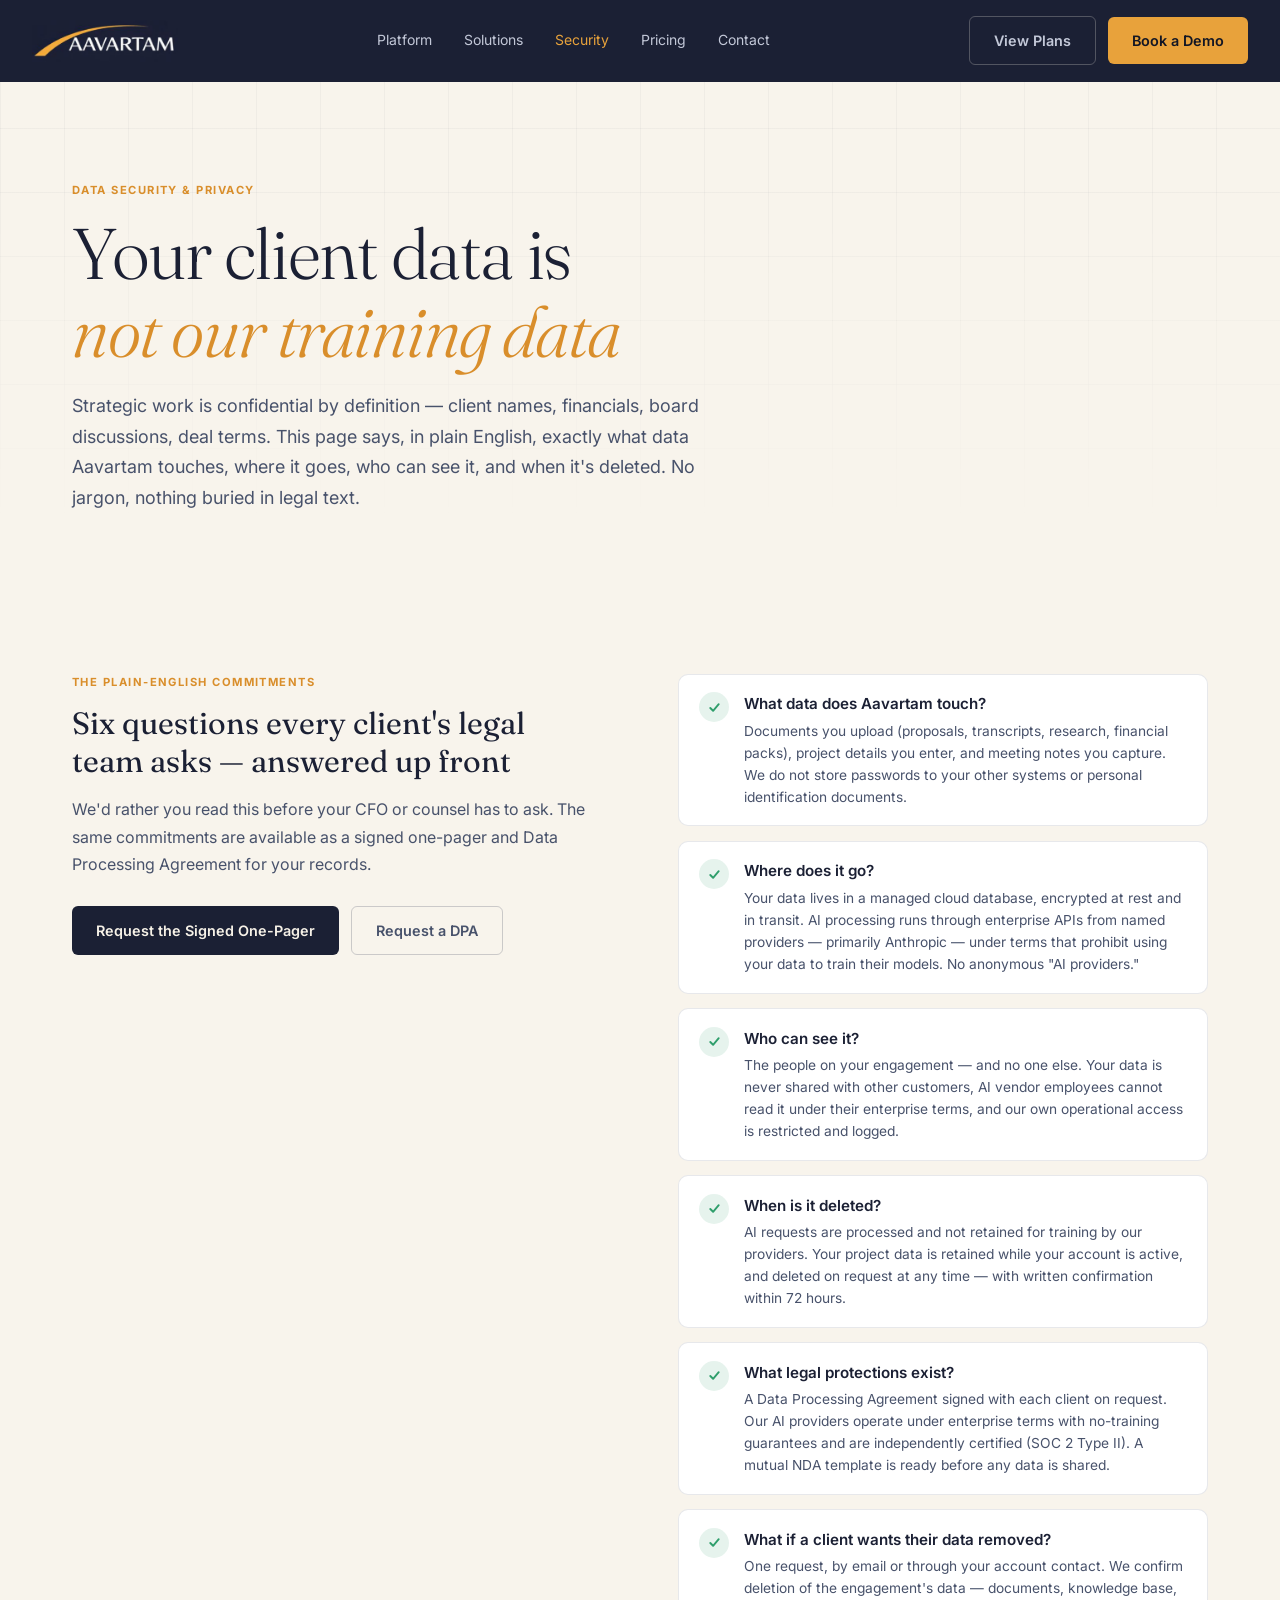
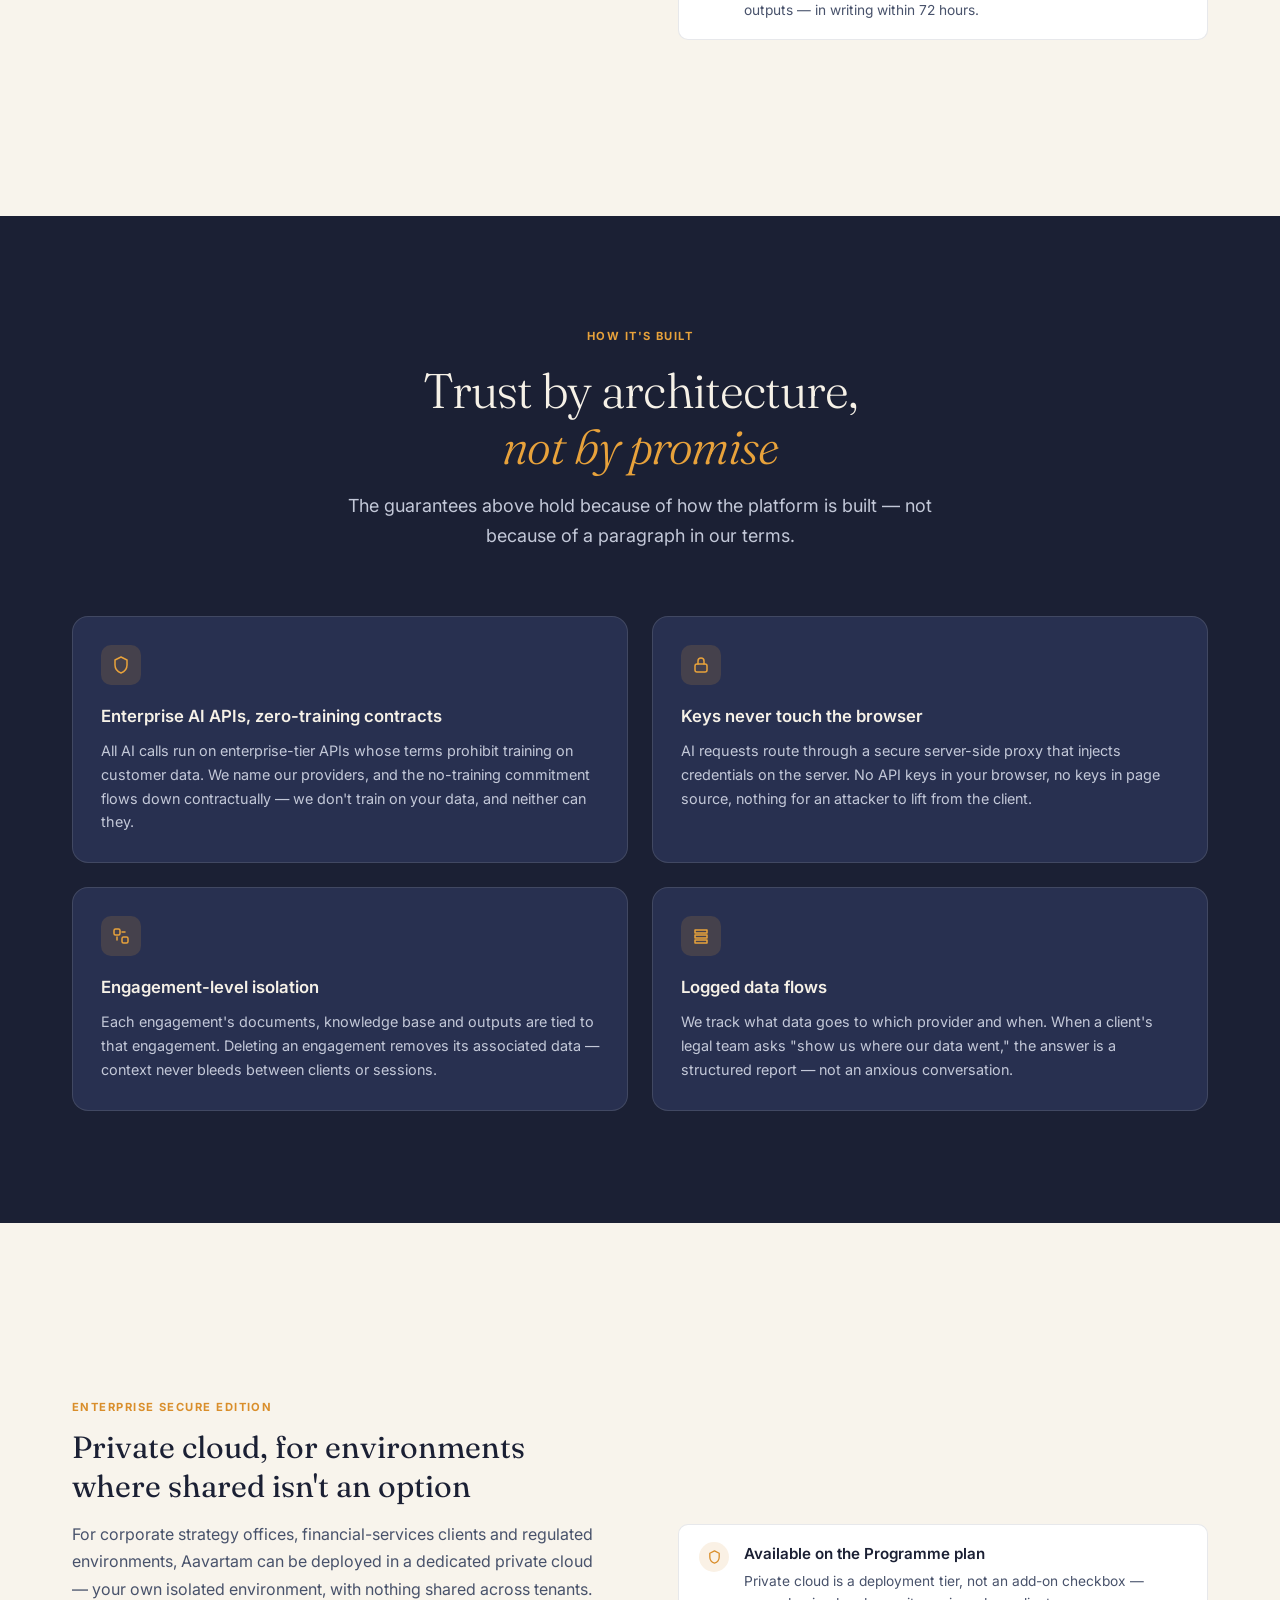
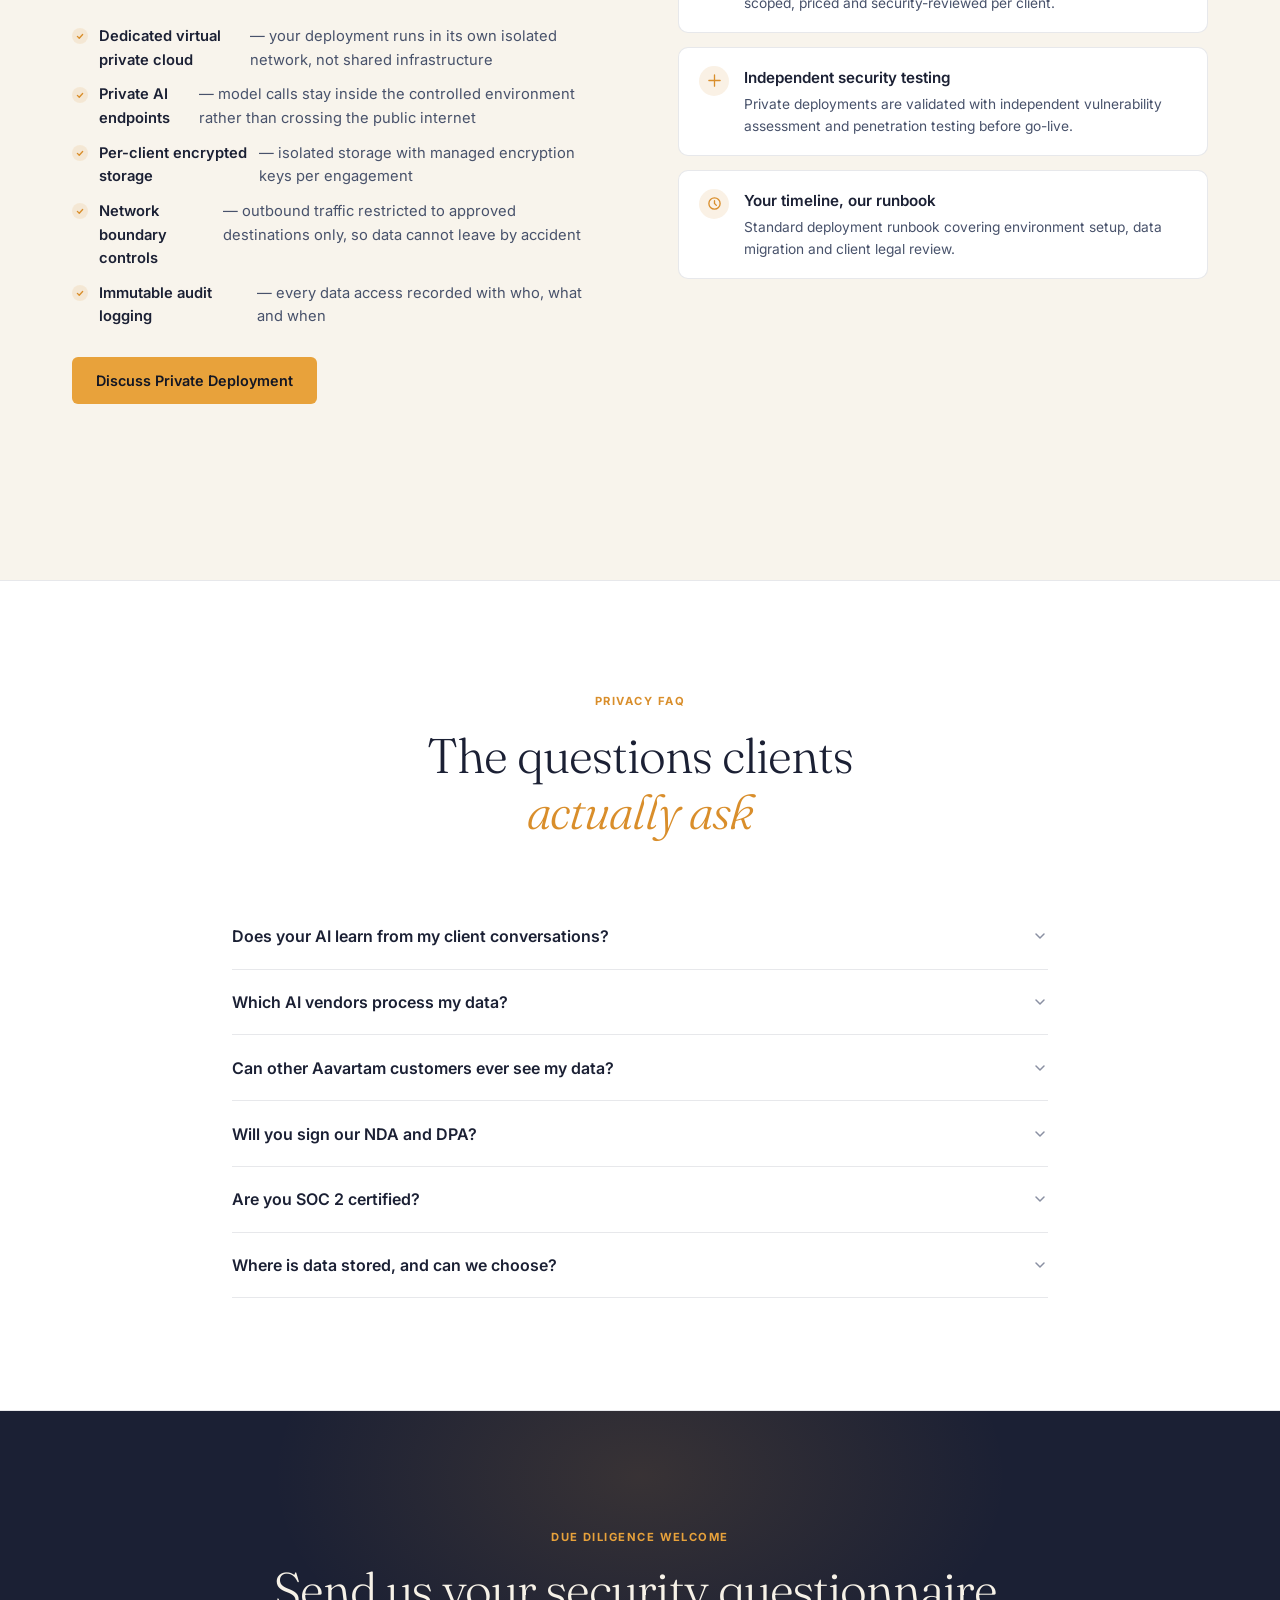
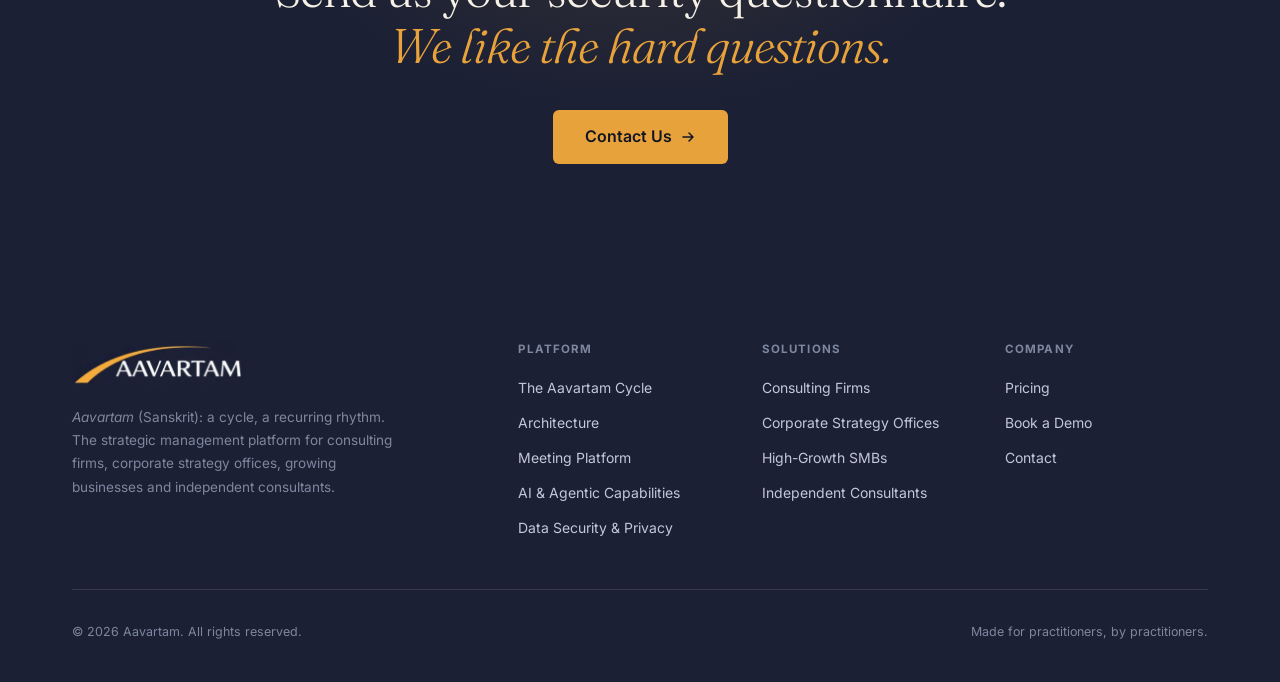
<file: security.html>
<!DOCTYPE html>
<html lang="en">
<head>
  <meta charset="UTF-8">
  <meta name="viewport" content="width=device-width, initial-scale=1.0">
  <meta name="description" content="How Aavartam protects your client data: no training on your data, named AI providers under zero-training contracts, encryption, session isolation, deletion on request and private cloud deployment.">
  <meta property="og:title" content="Data Security &amp; Privacy — Aavartam">
  <meta property="og:description" content="Your client data is not our training data. Plain-English security commitments, enterprise AI contracts and private cloud deployment.">
  <meta property="og:type" content="website">
  <title>Data Security &amp; Privacy — No Training on Your Data | Aavartam</title>
  <meta name="keywords" content="AI data privacy, no training on customer data, consulting data security, private cloud AI deployment">
  <link rel="canonical" href="https://aavartam-marketing.netlify.app/security.html">

  <link rel="preconnect" href="https://fonts.googleapis.com">
  <link rel="preconnect" href="https://fonts.gstatic.com" crossorigin>
  <link href="https://fonts.googleapis.com/css2?family=Fraunces:ital,opsz,wght@0,9..144,300;0,9..144,400;0,9..144,500;0,9..144,600;1,9..144,300;1,9..144,400&family=Inter:wght@300;400;500;600;700&display=swap" rel="stylesheet">
  <link rel="stylesheet" href="assets/css/site.css">
</head>
<body>

<!-- NAVIGATION -->
<nav class="nav" id="nav">
  <a href="index.html" class="nav-logo" aria-label="Aavartam home">
    <img src="assets/img/logo-navy.png" alt="AAVARTAM" class="logo-img" width="703" height="202">
  </a>
  <div class="nav-links">
    <a href="platform.html">Platform</a>
    <a href="solutions.html">Solutions</a>
    <a href="security.html">Security</a>
    <a href="pricing.html">Pricing</a>
    <a href="contact.html">Contact</a>
  </div>
  <div class="nav-actions">
    <a href="pricing.html" class="btn btn-ghost">View Plans</a>
    <a href="contact.html" class="btn btn-primary">Book a Demo</a>
  </div>
  <button class="nav-hamburger" id="hamburger" aria-label="Menu"><span></span><span></span><span></span></button>
</nav>

<nav class="mobile-nav" id="mobile-nav">
  <a href="platform.html">Platform</a>
  <a href="solutions.html">Solutions</a>
  <a href="security.html">Security</a>
  <a href="pricing.html">Pricing</a>
  <a href="contact.html">Contact</a>
  <a href="contact.html" class="btn btn-primary btn-lg" style="width:fit-content">Book a Demo</a>
</nav>

<!-- PAGE HERO -->
<section class="page-hero">
  <div class="container">
    <span class="label">Data Security &amp; Privacy</span>
    <h1 class="display-xl" style="margin-top:0.75rem">Your client data is<br><em>not our training data</em></h1>
    <p class="body-lg">Strategic work is confidential by definition — client names, financials, board discussions, deal terms. This page says, in plain English, exactly what data Aavartam touches, where it goes, who can see it, and when it's deleted. No jargon, nothing buried in legal text.</p>
  </div>
</section>

<!-- THE ONE-PAGER -->
<section class="section" style="padding-top:1.5rem">
  <div class="container">
    <div class="split" style="align-items:flex-start">
      <div class="split-copy reveal">
        <span class="label">The Plain-English Commitments</span>
        <h2 class="display-md">Six questions every client's legal team asks — answered up front</h2>
        <p>We'd rather you read this before your CFO or counsel has to ask. The same commitments are available as a signed one-pager and Data Processing Agreement for your records.</p>
        <div style="margin-top:1.75rem;display:flex;gap:0.75rem;flex-wrap:wrap">
          <a href="contact.html" class="btn btn-navy">Request the Signed One-Pager</a>
          <a href="contact.html" class="btn btn-ghost">Request a DPA</a>
        </div>
      </div>
      <div class="split-media reveal">
        <div class="sec-list">
          <div class="sec-item">
            <div class="sec-ic"><svg viewBox="0 0 16 16" fill="none"><path d="M3.5 8.5l3 3 6-7" stroke="currentColor" stroke-width="2" stroke-linecap="round" stroke-linejoin="round"/></svg></div>
            <div>
              <h4>What data does Aavartam touch?</h4>
              <p>Documents you upload (proposals, transcripts, research, financial packs), project details you enter, and meeting notes you capture. We do not store passwords to your other systems or personal identification documents.</p>
            </div>
          </div>
          <div class="sec-item">
            <div class="sec-ic"><svg viewBox="0 0 16 16" fill="none"><path d="M3.5 8.5l3 3 6-7" stroke="currentColor" stroke-width="2" stroke-linecap="round" stroke-linejoin="round"/></svg></div>
            <div>
              <h4>Where does it go?</h4>
              <p>Your data lives in a managed cloud database, encrypted at rest and in transit. AI processing runs through enterprise APIs from named providers — primarily Anthropic — under terms that prohibit using your data to train their models. No anonymous "AI providers."</p>
            </div>
          </div>
          <div class="sec-item">
            <div class="sec-ic"><svg viewBox="0 0 16 16" fill="none"><path d="M3.5 8.5l3 3 6-7" stroke="currentColor" stroke-width="2" stroke-linecap="round" stroke-linejoin="round"/></svg></div>
            <div>
              <h4>Who can see it?</h4>
              <p>The people on your engagement — and no one else. Your data is never shared with other customers, AI vendor employees cannot read it under their enterprise terms, and our own operational access is restricted and logged.</p>
            </div>
          </div>
          <div class="sec-item">
            <div class="sec-ic"><svg viewBox="0 0 16 16" fill="none"><path d="M3.5 8.5l3 3 6-7" stroke="currentColor" stroke-width="2" stroke-linecap="round" stroke-linejoin="round"/></svg></div>
            <div>
              <h4>When is it deleted?</h4>
              <p>AI requests are processed and not retained for training by our providers. Your project data is retained while your account is active, and deleted on request at any time — with written confirmation within 72 hours.</p>
            </div>
          </div>
          <div class="sec-item">
            <div class="sec-ic"><svg viewBox="0 0 16 16" fill="none"><path d="M3.5 8.5l3 3 6-7" stroke="currentColor" stroke-width="2" stroke-linecap="round" stroke-linejoin="round"/></svg></div>
            <div>
              <h4>What legal protections exist?</h4>
              <p>A Data Processing Agreement signed with each client on request. Our AI providers operate under enterprise terms with no-training guarantees and are independently certified (SOC 2 Type II). A mutual NDA template is ready before any data is shared.</p>
            </div>
          </div>
          <div class="sec-item">
            <div class="sec-ic"><svg viewBox="0 0 16 16" fill="none"><path d="M3.5 8.5l3 3 6-7" stroke="currentColor" stroke-width="2" stroke-linecap="round" stroke-linejoin="round"/></svg></div>
            <div>
              <h4>What if a client wants their data removed?</h4>
              <p>One request, by email or through your account contact. We confirm deletion of the engagement's data — documents, knowledge base, outputs — in writing within 72 hours.</p>
            </div>
          </div>
        </div>
      </div>
    </div>
  </div>
</section>

<!-- ENTERPRISE AI ARCHITECTURE -->
<section class="section section-navy">
  <div class="container">
    <div class="section-header centered reveal">
      <span class="label">How It's Built</span>
      <h2 class="display-lg">Trust by architecture,<br><em>not by promise</em></h2>
      <p class="body-lg">The guarantees above hold because of how the platform is built — not because of a paragraph in our terms.</p>
    </div>
    <div class="grid-2 reveal">
      <div class="card">
        <div class="card-icon"><svg viewBox="0 0 20 20" fill="none"><path d="M10 2l6 3v5c0 4-2.7 6.8-6 8-3.3-1.2-6-4-6-8V5l6-3z" stroke="currentColor" stroke-width="1.5" stroke-linejoin="round"/></svg></div>
        <h3>Enterprise AI APIs, zero-training contracts</h3>
        <p>All AI calls run on enterprise-tier APIs whose terms prohibit training on customer data. We name our providers, and the no-training commitment flows down contractually — we don't train on your data, and neither can they.</p>
      </div>
      <div class="card">
        <div class="card-icon"><svg viewBox="0 0 20 20" fill="none"><rect x="4" y="9" width="12" height="8" rx="2" stroke="currentColor" stroke-width="1.5"/><path d="M7 9V6a3 3 0 016 0v3" stroke="currentColor" stroke-width="1.5" stroke-linecap="round"/></svg></div>
        <h3>Keys never touch the browser</h3>
        <p>AI requests route through a secure server-side proxy that injects credentials on the server. No API keys in your browser, no keys in page source, nothing for an attacker to lift from the client.</p>
      </div>
      <div class="card">
        <div class="card-icon"><svg viewBox="0 0 20 20" fill="none"><rect x="3" y="3" width="6" height="6" rx="1.5" stroke="currentColor" stroke-width="1.5"/><rect x="11" y="11" width="6" height="6" rx="1.5" stroke="currentColor" stroke-width="1.5"/><path d="M11 6h3M6 11v3" stroke="currentColor" stroke-width="1.5" stroke-linecap="round"/></svg></div>
        <h3>Engagement-level isolation</h3>
        <p>Each engagement's documents, knowledge base and outputs are tied to that engagement. Deleting an engagement removes its associated data — context never bleeds between clients or sessions.</p>
      </div>
      <div class="card">
        <div class="card-icon"><svg viewBox="0 0 20 20" fill="none"><path d="M4 4h12v3H4zM4 9h12v3H4zM4 14h12v3H4z" stroke="currentColor" stroke-width="1.5" stroke-linejoin="round"/></svg></div>
        <h3>Logged data flows</h3>
        <p>We track what data goes to which provider and when. When a client's legal team asks "show us where our data went," the answer is a structured report — not an anxious conversation.</p>
      </div>
    </div>
  </div>
</section>

<!-- PRIVATE CLOUD -->
<section class="section">
  <div class="container">
    <div class="split">
      <div class="split-copy reveal">
        <span class="label">Enterprise Secure Edition</span>
        <h2 class="display-md">Private cloud, for environments where shared isn't an option</h2>
        <p>For corporate strategy offices, financial-services clients and regulated environments, Aavartam can be deployed in a dedicated private cloud — your own isolated environment, with nothing shared across tenants.</p>
        <ul class="split-list">
          <li><strong>Dedicated virtual private cloud</strong> — your deployment runs in its own isolated network, not shared infrastructure</li>
          <li><strong>Private AI endpoints</strong> — model calls stay inside the controlled environment rather than crossing the public internet</li>
          <li><strong>Per-client encrypted storage</strong> — isolated storage with managed encryption keys per engagement</li>
          <li><strong>Network boundary controls</strong> — outbound traffic restricted to approved destinations only, so data cannot leave by accident</li>
          <li><strong>Immutable audit logging</strong> — every data access recorded with who, what and when</li>
        </ul>
        <div style="margin-top:1.75rem"><a href="contact.html" class="btn btn-primary">Discuss Private Deployment</a></div>
      </div>
      <div class="split-media reveal">
        <div class="sec-list">
          <div class="sec-item">
            <div class="sec-ic" style="background:var(--gold-dim)"><svg viewBox="0 0 16 16" fill="none"><path d="M8 1l5 2.5v4c0 3.3-2.2 5.7-5 6.5-2.8-.8-5-3.2-5-6.5v-4L8 1z" stroke="#D98E2B" stroke-width="1.4" stroke-linejoin="round"/></svg></div>
            <div><h4>Available on the Programme plan</h4><p>Private cloud is a deployment tier, not an add-on checkbox — scoped, priced and security-reviewed per client.</p></div>
          </div>
          <div class="sec-item">
            <div class="sec-ic" style="background:var(--gold-dim)"><svg viewBox="0 0 16 16" fill="none"><path d="M2 8h12M8 2v12" stroke="#D98E2B" stroke-width="1.4" stroke-linecap="round"/></svg></div>
            <div><h4>Independent security testing</h4><p>Private deployments are validated with independent vulnerability assessment and penetration testing before go-live.</p></div>
          </div>
          <div class="sec-item">
            <div class="sec-ic" style="background:var(--gold-dim)"><svg viewBox="0 0 16 16" fill="none"><circle cx="8" cy="8" r="6" stroke="#D98E2B" stroke-width="1.4"/><path d="M8 5v3l2 2" stroke="#D98E2B" stroke-width="1.4" stroke-linecap="round"/></svg></div>
            <div><h4>Your timeline, our runbook</h4><p>Standard deployment runbook covering environment setup, data migration and client legal review.</p></div>
          </div>
        </div>
      </div>
    </div>
  </div>
</section>

<!-- PRIVACY FAQ -->
<section class="section section-alt" id="faq">
  <div class="container container-narrow">
    <div class="section-header centered reveal">
      <span class="label">Privacy FAQ</span>
      <h2 class="display-lg">The questions clients<br><em>actually ask</em></h2>
    </div>
    <div class="reveal">
      <div class="faq-item">
        <button class="faq-q">Does your AI learn from my client conversations?
          <svg class="chev" width="16" height="16" viewBox="0 0 16 16" fill="none"><path d="M4 6l4 4 4-4" stroke="currentColor" stroke-width="1.5" stroke-linecap="round" stroke-linejoin="round"/></svg>
        </button>
        <div class="faq-a"><div class="faq-a-inner">No. We never train AI models on your data, and we use enterprise API contracts that explicitly prohibit our model providers from training their models on it either. Your transcripts, documents and outputs are processed to serve your requests — nothing more.</div></div>
      </div>
      <div class="faq-item">
        <button class="faq-q">Which AI vendors process my data?
          <svg class="chev" width="16" height="16" viewBox="0 0 16 16" fill="none"><path d="M4 6l4 4 4-4" stroke="currentColor" stroke-width="1.5" stroke-linecap="round" stroke-linejoin="round"/></svg>
        </button>
        <div class="faq-a"><div class="faq-a-inner">We name them rather than hiding behind "leading AI providers": AI processing primarily runs on Anthropic's Claude models via their commercial API, whose terms prohibit training on customer content. If we add providers, they're held to the same standard and disclosed on request.</div></div>
      </div>
      <div class="faq-item">
        <button class="faq-q">Can other Aavartam customers ever see my data?
          <svg class="chev" width="16" height="16" viewBox="0 0 16 16" fill="none"><path d="M4 6l4 4 4-4" stroke="currentColor" stroke-width="1.5" stroke-linecap="round" stroke-linejoin="round"/></svg>
        </button>
        <div class="faq-a"><div class="faq-a-inner">No. Data is scoped to your account and your engagements. There is no cross-customer sharing, no shared knowledge pool, and AI answers for your engagement are grounded only in your engagement's own sources.</div></div>
      </div>
      <div class="faq-item">
        <button class="faq-q">Will you sign our NDA and DPA?
          <svg class="chev" width="16" height="16" viewBox="0 0 16 16" fill="none"><path d="M4 6l4 4 4-4" stroke="currentColor" stroke-width="1.5" stroke-linecap="round" stroke-linejoin="round"/></svg>
        </button>
        <div class="faq-a"><div class="faq-a-inner">Yes. We have a standard mutual NDA and a Data Processing Agreement ready to sign, including an explicit clause that your data will not be used for AI model training. We're equally happy to review your paper.</div></div>
      </div>
      <div class="faq-item">
        <button class="faq-q">Are you SOC 2 certified?
          <svg class="chev" width="16" height="16" viewBox="0 0 16 16" fill="none"><path d="M4 6l4 4 4-4" stroke="currentColor" stroke-width="1.5" stroke-linecap="round" stroke-linejoin="round"/></svg>
        </button>
        <div class="faq-a"><div class="faq-a-inner">We're honest about this rather than badge-collecting: our underlying AI and cloud providers are SOC 2 Type II certified, and our own controls are built to that standard with certification on our roadmap. Enterprise clients can review our current security posture in detail under NDA.</div></div>
      </div>
      <div class="faq-item">
        <button class="faq-q">Where is data stored, and can we choose?
          <svg class="chev" width="16" height="16" viewBox="0 0 16 16" fill="none"><path d="M4 6l4 4 4-4" stroke="currentColor" stroke-width="1.5" stroke-linecap="round" stroke-linejoin="round"/></svg>
        </button>
        <div class="faq-a"><div class="faq-a-inner">Standard deployments run on managed cloud infrastructure with encryption at rest and in transit. On the Programme plan with private cloud deployment, you choose the cloud and region — including running entirely within your own controlled environment.</div></div>
      </div>
    </div>
  </div>
</section>

<!-- CTA -->
<section class="cta-band">
  <span class="label">Due Diligence Welcome</span>
  <h2 class="display-lg" style="margin-top:0.75rem">Send us your security questionnaire.<br><em>We like the hard questions.</em></h2>
  <div class="hero-cta">
    <a href="contact.html" class="btn btn-primary btn-lg">Contact Us
      <svg viewBox="0 0 16 16" fill="none"><path d="M3 8h10M9 4l4 4-4 4" stroke="currentColor" stroke-width="1.5" stroke-linecap="round" stroke-linejoin="round"/></svg>
    </a>
  </div>
</section>

<!-- FOOTER -->
<footer class="footer">
  <div class="container">
    <div class="footer-grid">
      <div class="footer-brand">
        <a href="index.html" class="nav-logo">
          <img src="assets/img/logo-navy.png" alt="AAVARTAM" class="logo-img" width="703" height="202">
        </a>
        <p><em>Aavartam</em> (Sanskrit): a cycle, a recurring rhythm. The strategic management platform for consulting firms, corporate strategy offices, growing businesses and independent consultants.</p>
      </div>
      <div class="footer-col">
        <h4>Platform</h4>
        <ul>
          <li><a href="platform.html#cycle">The Aavartam Cycle</a></li>
          <li><a href="platform.html#architecture">Architecture</a></li>
          <li><a href="platform.html#meetings">Meeting Platform</a></li>
          <li><a href="platform.html#capabilities">AI &amp; Agentic Capabilities</a></li>
          <li><a href="security.html">Data Security &amp; Privacy</a></li>
        </ul>
      </div>
      <div class="footer-col">
        <h4>Solutions</h4>
        <ul>
          <li><a href="solutions.html#firms">Consulting Firms</a></li>
          <li><a href="solutions.html#strategy-office">Corporate Strategy Offices</a></li>
          <li><a href="solutions.html#smb">High-Growth SMBs</a></li>
          <li><a href="solutions.html#independents">Independent Consultants</a></li>
        </ul>
      </div>
      <div class="footer-col">
        <h4>Company</h4>
        <ul>
          <li><a href="pricing.html">Pricing</a></li>
          <li><a href="contact.html">Book a Demo</a></li>
          <li><a href="contact.html">Contact</a></li>
        </ul>
      </div>
    </div>
    <div class="footer-bottom">
      <span>© 2026 Aavartam. All rights reserved.</span>
      <span>Made for practitioners, by practitioners.</span>
    </div>
  </div>
</footer>

<button class="scroll-top" id="scroll-top" aria-label="Scroll to top">
  <svg viewBox="0 0 16 16" fill="none"><path d="M8 13V3M4 7l4-4 4 4" stroke="currentColor" stroke-width="1.5" stroke-linecap="round" stroke-linejoin="round"/></svg>
</button>

<script src="assets/js/site.js"></script>
</body>
</html>
</file>
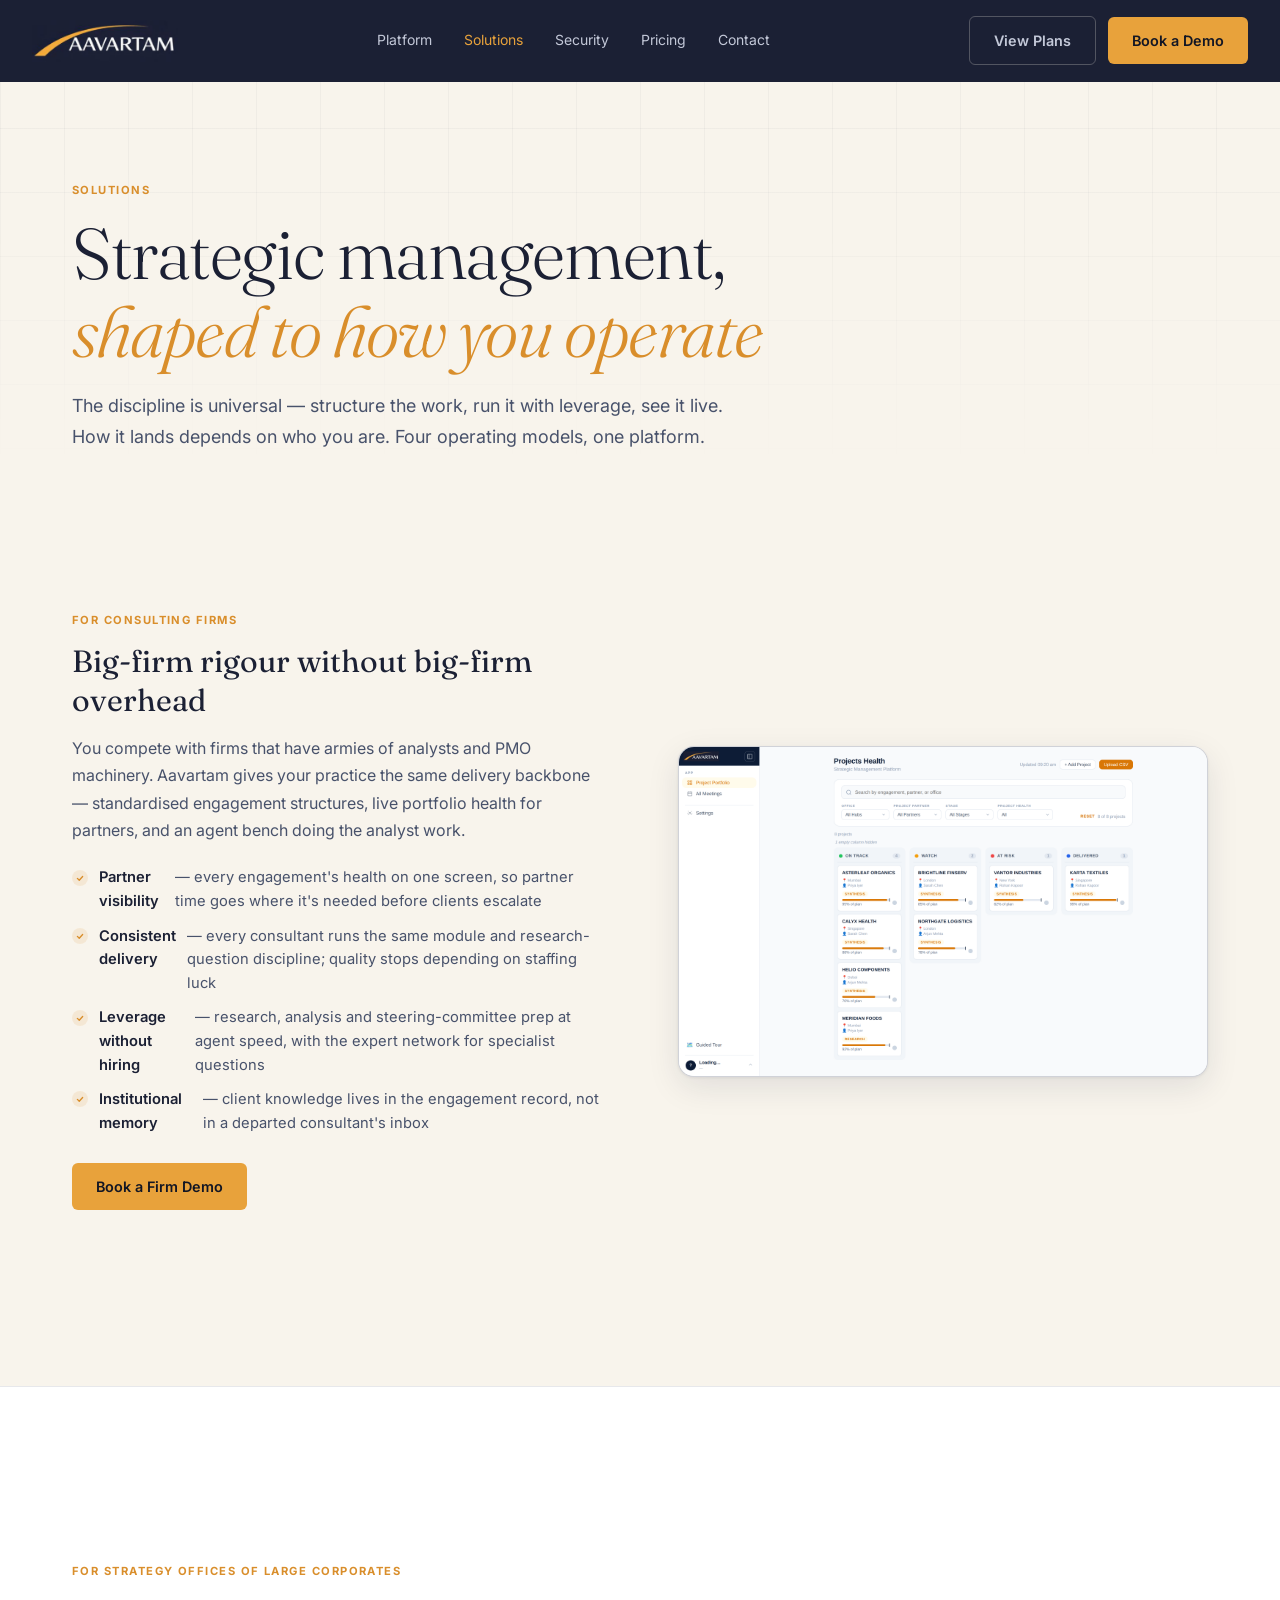
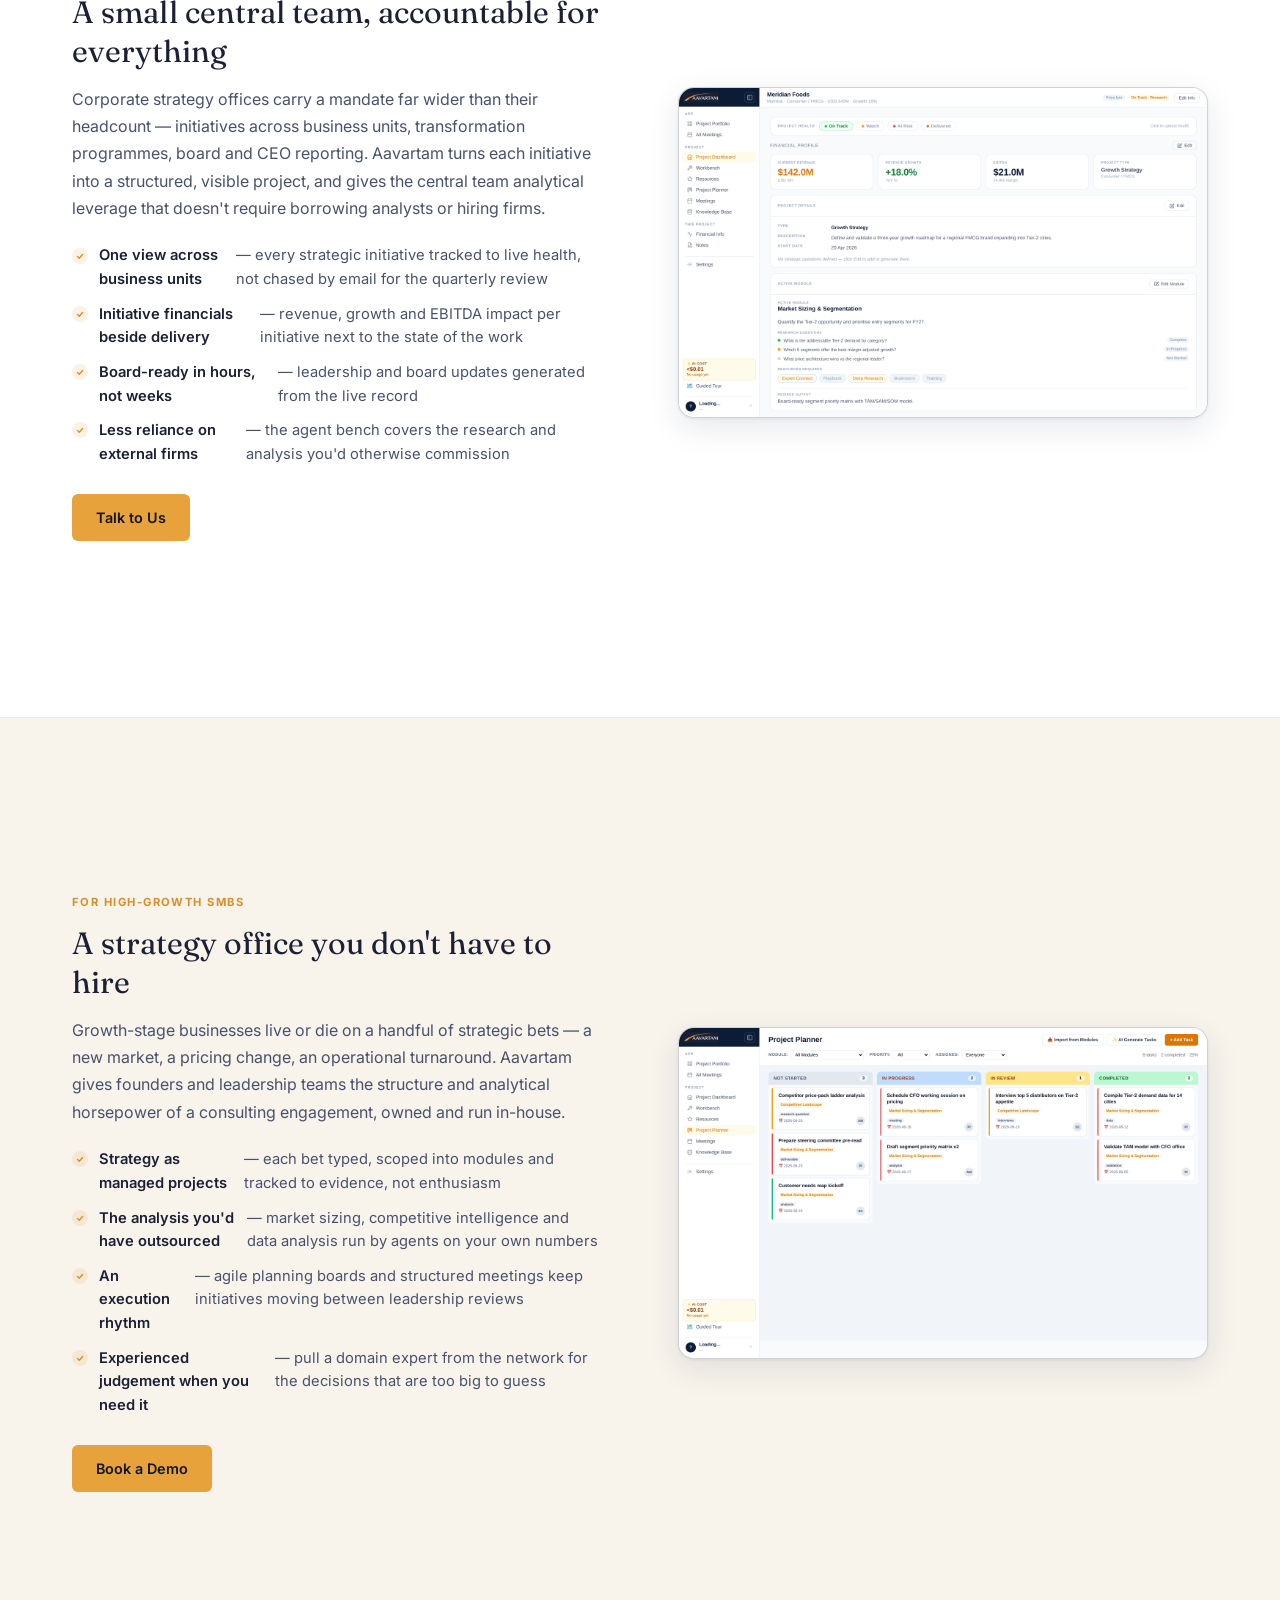
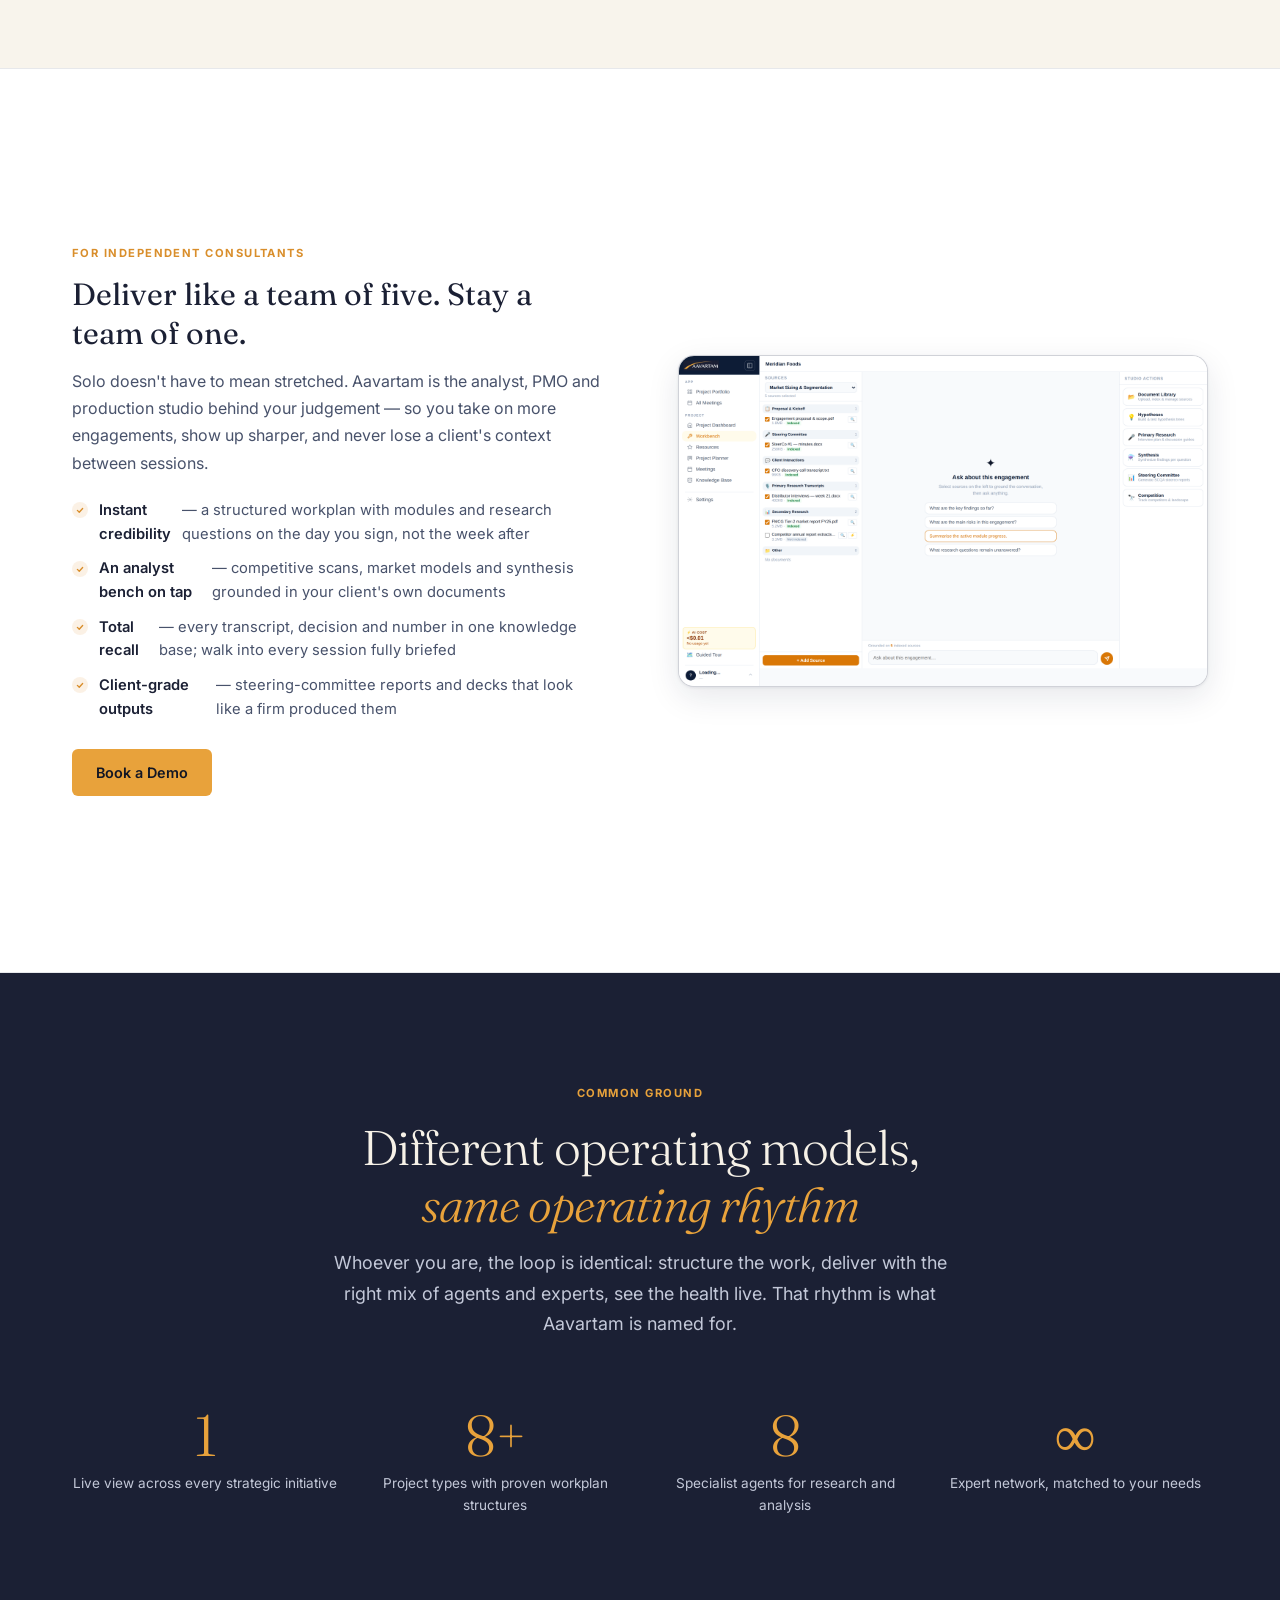
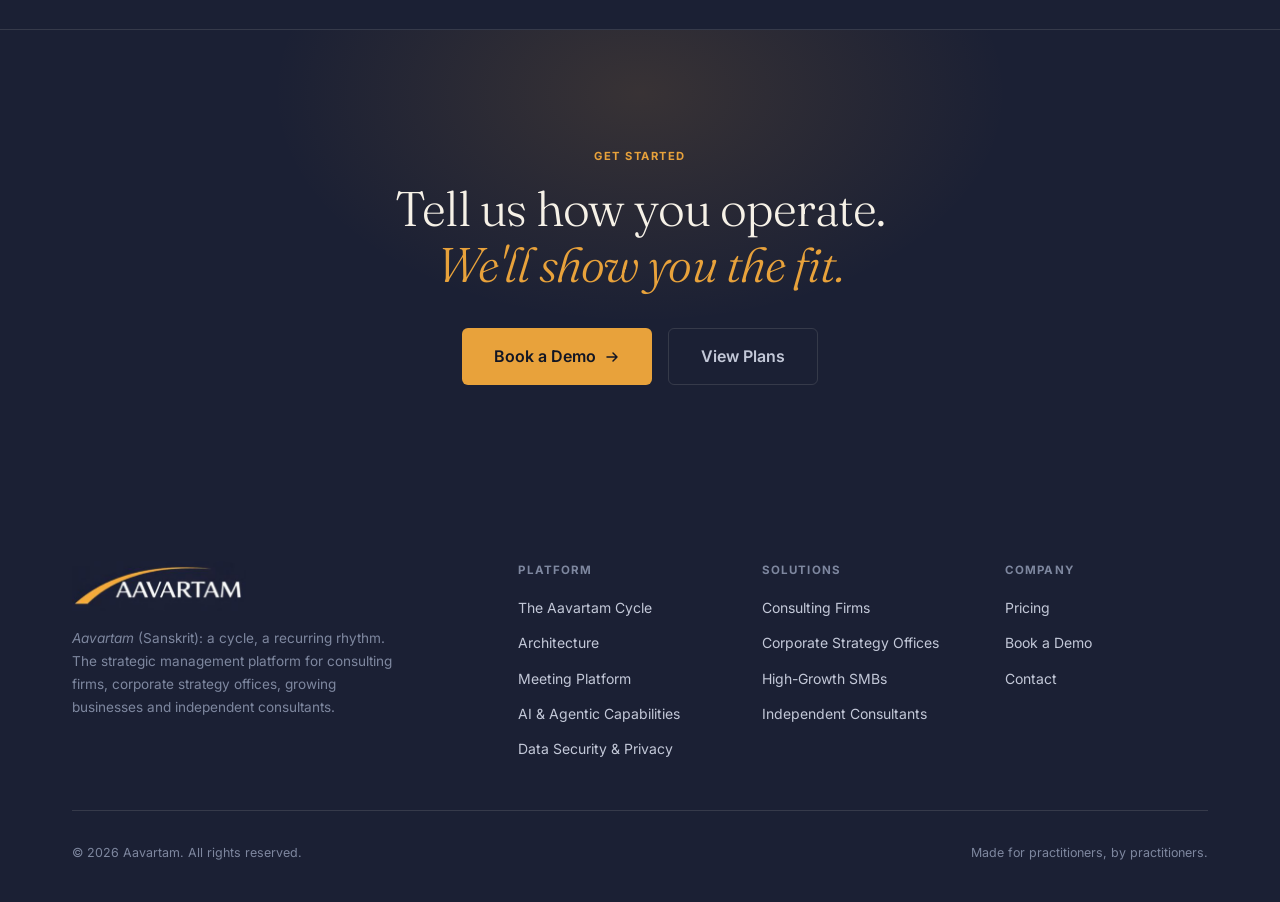
<file: solutions.html>
<!DOCTYPE html>
<html lang="en">
<head>
  <meta charset="UTF-8">
  <meta name="viewport" content="width=device-width, initial-scale=1.0">
  <meta name="description" content="How consulting firms, corporate strategy offices, high-growth SMBs and independent consultants run strategic work on Aavartam — solutions matched to each operating model.">
  <meta name="keywords" content="consulting firm software, corporate strategy office tools, strategy execution for SMB, independent consultant platform, AI consulting platform">
  <link rel="canonical" href="https://aavartam-marketing.netlify.app/solutions.html">
  <meta property="og:title" content="Solutions — Aavartam">
  <meta property="og:description" content="Aavartam for consulting firms, corporate strategy offices, high-growth businesses and independent consultants.">
  <meta property="og:type" content="website">
  <title>Solutions by Segment — Consulting Firms, Strategy Offices, SMBs | Aavartam</title>

  <link rel="preconnect" href="https://fonts.googleapis.com">
  <link rel="preconnect" href="https://fonts.gstatic.com" crossorigin>
  <link href="https://fonts.googleapis.com/css2?family=Fraunces:ital,opsz,wght@0,9..144,300;0,9..144,400;0,9..144,500;0,9..144,600;1,9..144,300;1,9..144,400&family=Inter:wght@300;400;500;600;700&display=swap" rel="stylesheet">
  <link rel="stylesheet" href="assets/css/site.css">
</head>
<body>

<!-- NAVIGATION -->
<nav class="nav" id="nav">
  <a href="index.html" class="nav-logo" aria-label="Aavartam home">
    <img src="assets/img/logo-navy.png" alt="AAVARTAM" class="logo-img" width="703" height="202">
  </a>
  <div class="nav-links">
    <a href="platform.html">Platform</a>
    <a href="solutions.html">Solutions</a>
    <a href="security.html">Security</a>
    <a href="pricing.html">Pricing</a>
    <a href="contact.html">Contact</a>
  </div>
  <div class="nav-actions">
    <a href="pricing.html" class="btn btn-ghost">View Plans</a>
    <a href="contact.html" class="btn btn-primary">Book a Demo</a>
  </div>
  <button class="nav-hamburger" id="hamburger" aria-label="Menu"><span></span><span></span><span></span></button>
</nav>

<nav class="mobile-nav" id="mobile-nav">
  <a href="platform.html">Platform</a>
  <a href="solutions.html">Solutions</a>
  <a href="security.html">Security</a>
  <a href="pricing.html">Pricing</a>
  <a href="contact.html">Contact</a>
  <a href="contact.html" class="btn btn-primary btn-lg" style="width:fit-content">Book a Demo</a>
</nav>

<!-- PAGE HERO -->
<section class="page-hero">
  <div class="container">
    <span class="label">Solutions</span>
    <h1 class="display-xl" style="margin-top:0.75rem">Strategic management,<br><em>shaped to how you operate</em></h1>
    <p class="body-lg">The discipline is universal — structure the work, run it with leverage, see it live. How it lands depends on who you are. Four operating models, one platform.</p>
  </div>
</section>

<!-- CONSULTING FIRMS -->
<section class="section" id="firms" style="padding-top:1.5rem">
  <div class="container">
    <div class="split reveal">
      <div class="split-copy">
        <span class="label">For Consulting Firms</span>
        <h2 class="display-md">Big-firm rigour without big-firm overhead</h2>
        <p>You compete with firms that have armies of analysts and PMO machinery. Aavartam gives your practice the same delivery backbone — standardised engagement structures, live portfolio health for partners, and an agent bench doing the analyst work.</p>
        <ul class="split-list">
          <li><strong>Partner visibility</strong> — every engagement's health on one screen, so partner time goes where it's needed before clients escalate</li>
          <li><strong>Consistent delivery</strong> — every consultant runs the same module and research-question discipline; quality stops depending on staffing luck</li>
          <li><strong>Leverage without hiring</strong> — research, analysis and steering-committee prep at agent speed, with the expert network for specialist questions</li>
          <li><strong>Institutional memory</strong> — client knowledge lives in the engagement record, not in a departed consultant's inbox</li>
        </ul>
        <div style="margin-top:1.75rem"><a href="contact.html" class="btn btn-primary">Book a Firm Demo</a></div>
      </div>
      <div class="split-media">
        <div class="shot">
          <img src="assets/img/screen-portfolio.png" alt="Aavartam portfolio health board across client engagements" loading="lazy" width="1440" height="900">
        </div>
      </div>
    </div>
  </div>
</section>

<!-- CORPORATE STRATEGY OFFICES -->
<section class="section section-alt" id="strategy-office">
  <div class="container">
    <div class="split flip reveal">
      <div class="split-copy">
        <span class="label">For Strategy Offices of Large Corporates</span>
        <h2 class="display-md">A small central team, accountable for everything</h2>
        <p>Corporate strategy offices carry a mandate far wider than their headcount — initiatives across business units, transformation programmes, board and CEO reporting. Aavartam turns each initiative into a structured, visible project, and gives the central team analytical leverage that doesn't require borrowing analysts or hiring firms.</p>
        <ul class="split-list">
          <li><strong>One view across business units</strong> — every strategic initiative tracked to live health, not chased by email for the quarterly review</li>
          <li><strong>Initiative financials beside delivery</strong> — revenue, growth and EBITDA impact per initiative next to the state of the work</li>
          <li><strong>Board-ready in hours, not weeks</strong> — leadership and board updates generated from the live record</li>
          <li><strong>Less reliance on external firms</strong> — the agent bench covers the research and analysis you'd otherwise commission</li>
        </ul>
        <div style="margin-top:1.75rem"><a href="contact.html" class="btn btn-primary">Talk to Us</a></div>
      </div>
      <div class="split-media">
        <div class="shot">
          <img src="assets/img/screen-engagement.png" alt="Aavartam project dashboard with financial profile and active module" loading="lazy" width="1440" height="900">
        </div>
      </div>
    </div>
  </div>
</section>

<!-- HIGH-GROWTH SMBs -->
<section class="section" id="smb">
  <div class="container">
    <div class="split reveal">
      <div class="split-copy">
        <span class="label">For High-Growth SMBs</span>
        <h2 class="display-md">A strategy office you don't have to hire</h2>
        <p>Growth-stage businesses live or die on a handful of strategic bets — a new market, a pricing change, an operational turnaround. Aavartam gives founders and leadership teams the structure and analytical horsepower of a consulting engagement, owned and run in-house.</p>
        <ul class="split-list">
          <li><strong>Strategy as managed projects</strong> — each bet typed, scoped into modules and tracked to evidence, not enthusiasm</li>
          <li><strong>The analysis you'd have outsourced</strong> — market sizing, competitive intelligence and data analysis run by agents on your own numbers</li>
          <li><strong>An execution rhythm</strong> — agile planning boards and structured meetings keep initiatives moving between leadership reviews</li>
          <li><strong>Experienced judgement when you need it</strong> — pull a domain expert from the network for the decisions that are too big to guess</li>
        </ul>
        <div style="margin-top:1.75rem"><a href="contact.html" class="btn btn-primary">Book a Demo</a></div>
      </div>
      <div class="split-media">
        <div class="shot">
          <img src="assets/img/screen-planner.png" alt="Aavartam agile planning board with strategy tasks by status" loading="lazy" width="1440" height="900">
        </div>
      </div>
    </div>
  </div>
</section>

<!-- INDEPENDENT CONSULTANTS -->
<section class="section section-alt" id="independents">
  <div class="container">
    <div class="split flip reveal">
      <div class="split-copy">
        <span class="label">For Independent Consultants</span>
        <h2 class="display-md">Deliver like a team of five. Stay a team of one.</h2>
        <p>Solo doesn't have to mean stretched. Aavartam is the analyst, PMO and production studio behind your judgement — so you take on more engagements, show up sharper, and never lose a client's context between sessions.</p>
        <ul class="split-list">
          <li><strong>Instant credibility</strong> — a structured workplan with modules and research questions on the day you sign, not the week after</li>
          <li><strong>An analyst bench on tap</strong> — competitive scans, market models and synthesis grounded in your client's own documents</li>
          <li><strong>Total recall</strong> — every transcript, decision and number in one knowledge base; walk into every session fully briefed</li>
          <li><strong>Client-grade outputs</strong> — steering-committee reports and decks that look like a firm produced them</li>
        </ul>
        <div style="margin-top:1.75rem"><a href="contact.html" class="btn btn-primary">Book a Demo</a></div>
      </div>
      <div class="split-media">
        <div class="shot">
          <img src="assets/img/screen-workbench.png" alt="Aavartam AI workbench with sources and studio actions" loading="lazy" width="1440" height="900">
        </div>
      </div>
    </div>
  </div>
</section>

<!-- COMMON GROUND -->
<section class="section section-navy">
  <div class="container">
    <div class="section-header centered reveal">
      <span class="label">Common Ground</span>
      <h2 class="display-lg">Different operating models,<br><em>same operating rhythm</em></h2>
      <p class="body-lg">Whoever you are, the loop is identical: structure the work, deliver with the right mix of agents and experts, see the health live. That rhythm is what Aavartam is named for.</p>
    </div>
    <div class="stat-band reveal">
      <div><div class="big">1</div><div class="cap">Live view across every strategic initiative</div></div>
      <div><div class="big">8+</div><div class="cap">Project types with proven workplan structures</div></div>
      <div><div class="big">8</div><div class="cap">Specialist agents for research and analysis</div></div>
      <div><div class="big">∞</div><div class="cap">Expert network, matched to your needs</div></div>
    </div>
  </div>
</section>

<!-- CTA -->
<section class="cta-band" style="border-top:1px solid var(--border-navy)">
  <span class="label">Get Started</span>
  <h2 class="display-lg" style="margin-top:0.75rem">Tell us how you operate.<br><em>We'll show you the fit.</em></h2>
  <div class="hero-cta">
    <a href="contact.html" class="btn btn-primary btn-lg">Book a Demo
      <svg viewBox="0 0 16 16" fill="none"><path d="M3 8h10M9 4l4 4-4 4" stroke="currentColor" stroke-width="1.5" stroke-linecap="round" stroke-linejoin="round"/></svg>
    </a>
    <a href="pricing.html" class="btn btn-ghost btn-lg">View Plans</a>
  </div>
</section>

<!-- FOOTER -->
<footer class="footer">
  <div class="container">
    <div class="footer-grid">
      <div class="footer-brand">
        <a href="index.html" class="nav-logo">
          <img src="assets/img/logo-navy.png" alt="AAVARTAM" class="logo-img" width="703" height="202">
        </a>
        <p><em>Aavartam</em> (Sanskrit): a cycle, a recurring rhythm. The strategic management platform for consulting firms, corporate strategy offices, growing businesses and independent consultants.</p>
      </div>
      <div class="footer-col">
        <h4>Platform</h4>
        <ul>
          <li><a href="platform.html#cycle">The Aavartam Cycle</a></li>
          <li><a href="platform.html#architecture">Architecture</a></li>
          <li><a href="platform.html#meetings">Meeting Platform</a></li>
          <li><a href="platform.html#capabilities">AI &amp; Agentic Capabilities</a></li>
          <li><a href="security.html">Data Security &amp; Privacy</a></li>
        </ul>
      </div>
      <div class="footer-col">
        <h4>Solutions</h4>
        <ul>
          <li><a href="solutions.html#firms">Consulting Firms</a></li>
          <li><a href="solutions.html#strategy-office">Corporate Strategy Offices</a></li>
          <li><a href="solutions.html#smb">High-Growth SMBs</a></li>
          <li><a href="solutions.html#independents">Independent Consultants</a></li>
        </ul>
      </div>
      <div class="footer-col">
        <h4>Company</h4>
        <ul>
          <li><a href="pricing.html">Pricing</a></li>
          <li><a href="contact.html">Book a Demo</a></li>
          <li><a href="contact.html">Contact</a></li>
        </ul>
      </div>
    </div>
    <div class="footer-bottom">
      <span>© 2026 Aavartam. All rights reserved.</span>
      <span>Made for practitioners, by practitioners.</span>
    </div>
  </div>
</footer>

<button class="scroll-top" id="scroll-top" aria-label="Scroll to top">
  <svg viewBox="0 0 16 16" fill="none"><path d="M8 13V3M4 7l4-4 4 4" stroke="currentColor" stroke-width="1.5" stroke-linecap="round" stroke-linejoin="round"/></svg>
</button>

<script src="assets/js/site.js"></script>
</body>
</html>
</file>
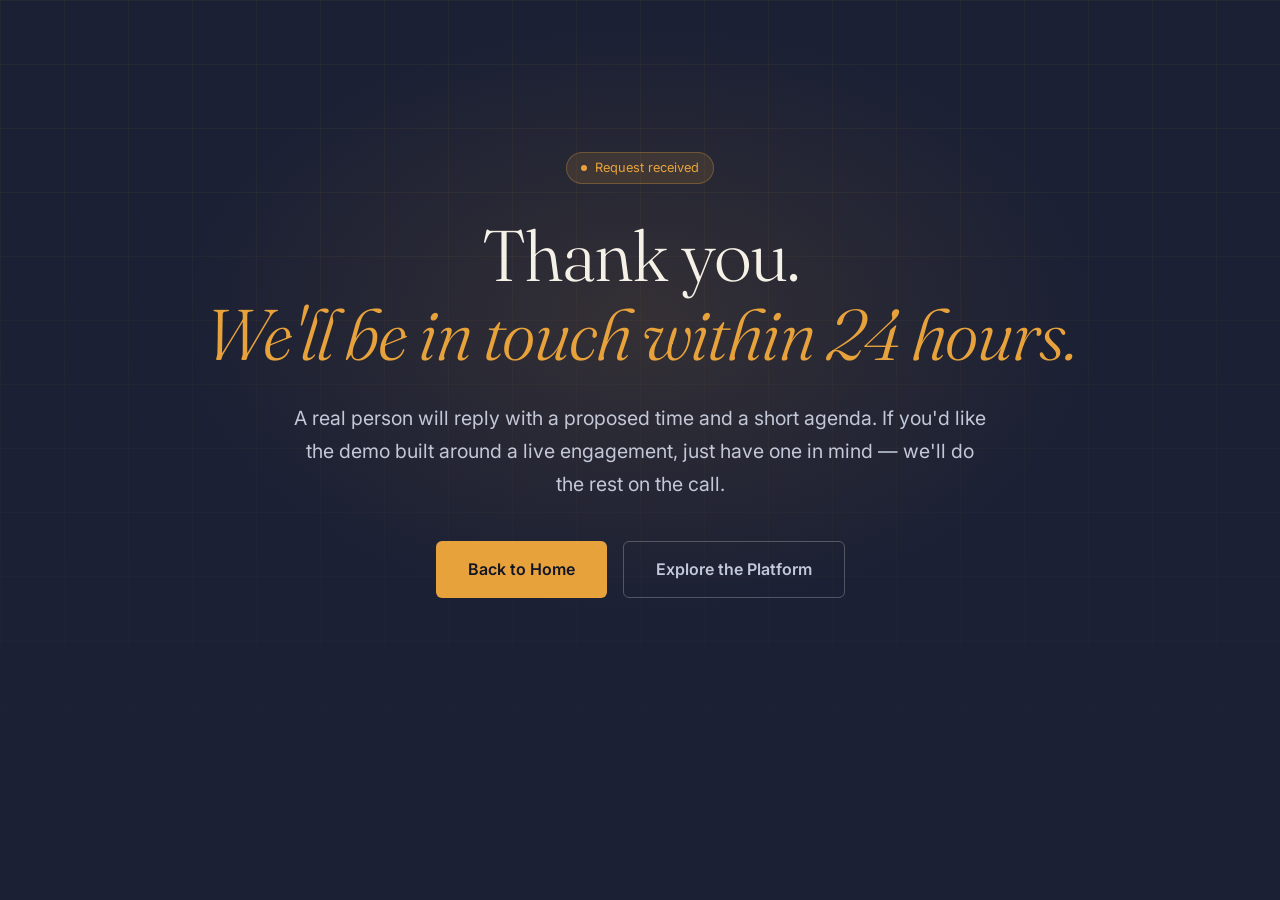
<file: thanks.html>
<!DOCTYPE html>
<html lang="en">
<head>
  <meta charset="UTF-8">
  <meta name="viewport" content="width=device-width, initial-scale=1.0">
  <meta name="robots" content="noindex">
  <title>Thank You — Aavartam</title>
  <link rel="preconnect" href="https://fonts.googleapis.com">
  <link rel="preconnect" href="https://fonts.gstatic.com" crossorigin>
  <link href="https://fonts.googleapis.com/css2?family=Fraunces:ital,opsz,wght@0,9..144,300;0,9..144,400;0,9..144,600&family=Inter:wght@300;400;500;600&display=swap" rel="stylesheet">
  <link rel="stylesheet" href="assets/css/site.css">
</head>
<body>

<section class="hero" style="min-height:100vh">
  <div class="hero-eyebrow">
    <span class="hero-eyebrow-dot"></span>
    <span>Request received</span>
  </div>
  <h1 class="display-xl">Thank you.<br><em>We'll be in touch within 24 hours.</em></h1>
  <p class="hero-sub">A real person will reply with a proposed time and a short agenda. If you'd like the demo built around a live engagement, just have one in mind — we'll do the rest on the call.</p>
  <div class="hero-cta">
    <a href="index.html" class="btn btn-primary btn-lg">Back to Home</a>
    <a href="platform.html" class="btn btn-ghost btn-lg">Explore the Platform</a>
  </div>
</section>

</body>
</html>
</file>
<file: assets/css/site.css>
/* ============================================================
   AAVARTAM — SHARED DESIGN SYSTEM
   Brand: deep navy + warm cream + gold swoosh (per logo).
   Editorial, premium, trustworthy. Fraunces (display) + Inter (body).
============================================================ */
:root {
  /* Brand palette — from the Aavartam logo */
  --navy:          #1B2034;   /* logo background navy */
  --navy-deep:     #121624;
  --navy-soft:     #283050;
  --gold:          #E8A23B;   /* swoosh gold */
  --gold-deep:     #D98E2B;
  --gold-dim:      rgba(217,142,43,0.12);
  --gold-glow:     rgba(232,162,59,0.30);

  /* Light surfaces */
  --bg-base:       #F8F4EC;   /* warm cream */
  --bg-surface:    #FFFFFF;
  --bg-elevated:   #F1EAE0;
  --bg-card:       #FFFFFF;
  --border:        rgba(20,32,63,0.10);
  --border-bright: rgba(20,32,63,0.20);

  /* Text on light */
  --text-primary:  #1B2034;
  --text-secondary:#48526B;
  --text-muted:    #8A90A2;

  /* Text on navy */
  --cream:         #F6F1E7;
  --cream-soft:    #C3C8D8;
  --cream-muted:   #7E879F;
  --border-navy:   rgba(246,241,231,0.12);

  --red:           #D95B45;
  --red-dim:       rgba(217,91,69,0.12);
  --green:         #2E9E6B;
  --green-dim:     rgba(46,158,107,0.12);
  --amber:         #E8A23B;
  --amber-dim:     rgba(232,162,59,0.14);

  --font-display: 'Fraunces', Georgia, serif;
  --font-body:    'Inter', system-ui, sans-serif;

  --radius-sm:  6px;
  --radius-md:  10px;
  --radius-lg:  16px;
  --radius-xl:  24px;

  --shadow-card: 0 1px 3px rgba(20,32,63,0.08), 0 10px 32px rgba(20,32,63,0.10);
  --shadow-deep: 0 2px 6px rgba(13,23,48,0.35), 0 18px 48px rgba(13,23,48,0.35);
  --shadow-glow: 0 0 44px rgba(232,162,59,0.18);

  --transition: 0.22s cubic-bezier(0.4,0,0.2,1);

  --max-w: 1200px;
  --gutter: clamp(1rem, 4vw, 2rem);
}

/* ── Reset & base ── */
*, *::before, *::after { box-sizing: border-box; margin: 0; padding: 0; }
html { scroll-behavior: smooth; font-size: 16px; }
body {
  background: var(--bg-base);
  color: var(--text-primary);
  font-family: var(--font-body);
  font-weight: 400;
  line-height: 1.6;
  -webkit-font-smoothing: antialiased;
  overflow-x: hidden;
}
a { color: inherit; text-decoration: none; }
img { max-width: 100%; display: block; }
button { cursor: pointer; border: none; background: none; font-family: inherit; }
ul { list-style: none; }

.container { width: 100%; max-width: var(--max-w); margin: 0 auto; padding: 0 var(--gutter); }
.container-narrow { max-width: 880px; }

/* ── Typography ── */
.display-xl {
  font-family: var(--font-display);
  font-size: clamp(2.5rem, 5.6vw, 4.6rem);
  font-weight: 300;
  line-height: 1.1;
  letter-spacing: -0.02em;
}
.display-lg {
  font-family: var(--font-display);
  font-size: clamp(1.9rem, 3.8vw, 3.1rem);
  font-weight: 300;
  line-height: 1.16;
  letter-spacing: -0.02em;
}
.display-md {
  font-family: var(--font-display);
  font-size: clamp(1.45rem, 2.4vw, 2rem);
  font-weight: 400;
  line-height: 1.25;
}
.display-xl em, .display-lg em, .display-md em {
  font-style: italic;
  color: var(--gold-deep);
}
.label {
  font-size: 0.7rem;
  font-weight: 700;
  letter-spacing: 0.13em;
  text-transform: uppercase;
  color: var(--gold-deep);
}
.body-lg { font-size: 1.125rem; line-height: 1.7; color: var(--text-secondary); }
.body-md { font-size: 1rem; line-height: 1.65; color: var(--text-secondary); }
.body-sm { font-size: 0.875rem; line-height: 1.6; color: var(--text-secondary); }

/* ── Navy sections ── */
.section-navy {
  background: var(--navy);
  color: var(--cream);
}
.section-navy .display-lg, .section-navy .display-xl, .section-navy .display-md { color: var(--cream); }
.section-navy .display-lg em, .section-navy .display-xl em, .section-navy .display-md em { color: var(--gold); }
.section-navy .label { color: var(--gold); }
.section-navy .body-lg, .section-navy .body-md, .section-navy .body-sm { color: var(--cream-soft); }

/* ── Buttons ── */
.btn {
  display: inline-flex;
  align-items: center;
  gap: 0.5rem;
  padding: 0.75rem 1.5rem;
  border-radius: var(--radius-sm);
  font-size: 0.9rem;
  font-weight: 600;
  transition: var(--transition);
  white-space: nowrap;
}
.btn-primary { background: var(--gold); color: var(--navy-deep); }
.btn-primary:hover {
  background: #F2B255;
  transform: translateY(-1px);
  box-shadow: 0 8px 24px var(--gold-glow);
}
.btn-navy { background: var(--navy); color: var(--cream); }
.btn-navy:hover { background: var(--navy-soft); transform: translateY(-1px); box-shadow: 0 8px 24px rgba(20,32,63,0.3); }
.btn-ghost { background: transparent; color: var(--text-secondary); border: 1px solid var(--border-bright); }
.btn-ghost:hover { border-color: var(--gold-deep); color: var(--text-primary); background: var(--gold-dim); }
.section-navy .btn-ghost, .hero .btn-ghost, .footer .btn-ghost, .nav .btn-ghost {
  color: var(--cream-soft); border-color: rgba(246,241,231,0.25);
}
.nav .btn-ghost:hover { border-color: var(--gold); color: var(--cream); background: rgba(232,162,59,0.1); }
.section-navy .btn-ghost:hover, .hero .btn-ghost:hover { border-color: var(--gold); color: var(--cream); background: rgba(232,162,59,0.10); }
.btn-lg { padding: 0.9rem 2rem; font-size: 1rem; }
.btn svg { width: 16px; height: 16px; flex-shrink: 0; }

/* ── Section scaffolding ── */
.section { padding: clamp(4rem, 9vw, 7rem) 0; }
.section-alt { background: var(--bg-surface); border-top: 1px solid var(--border); border-bottom: 1px solid var(--border); }
.section-header { margin-bottom: clamp(2.5rem, 5vw, 4rem); }
.section-header.centered { text-align: center; }
.section-header .label { margin-bottom: 1rem; display: block; }
.section-header .body-lg { margin-top: 1rem; max-width: 640px; }
.section-header.centered .body-lg { margin: 1rem auto 0; }

/* ── Logo ── */
.nav-logo {
  display: flex;
  align-items: center;
  gap: 0.55rem;
  font-family: var(--font-display);
  font-size: 1.3rem;
  font-weight: 600;
  letter-spacing: 0.06em;
  color: var(--cream);
}
.nav-logo .logo-img { height: 42px; width: auto; display: block; }
.footer-brand .logo-img { height: 50px; }

/* ── Navigation ── */
.nav {
  position: fixed;
  top: 0; left: 0; right: 0;
  z-index: 100;
  padding: 1rem var(--gutter);
  display: flex;
  align-items: center;
  justify-content: space-between;
  background: var(--navy);
  border-bottom: 1px solid transparent;
  transition: box-shadow var(--transition);
}
.nav.scrolled {
  box-shadow: 0 8px 32px rgba(13,23,48,0.35);
  border-color: var(--border-navy);
}
.nav-links { display: flex; align-items: center; gap: 2rem; }
.nav-links a { font-size: 0.875rem; color: var(--cream-soft); transition: color var(--transition); }
.nav-links a:hover { color: var(--cream); }
.nav-links a.active { color: var(--gold); }
.nav-actions { display: flex; align-items: center; gap: 0.75rem; }
.nav-hamburger { display: none; flex-direction: column; gap: 4px; padding: 4px; }
.nav-hamburger span { display: block; width: 20px; height: 2px; background: var(--cream-soft); border-radius: 2px; }

@media (max-width: 880px) {
  .nav-links { display: none; }
  .nav-hamburger { display: flex; }
  .nav-actions .btn-ghost { display: none; }
}

.mobile-nav {
  display: none;
  position: fixed; inset: 0; z-index: 99;
  background: var(--navy);
  padding: 5.5rem var(--gutter) 2rem;
  flex-direction: column;
  gap: 1.4rem;
}
.mobile-nav.open { display: flex; }
.mobile-nav a {
  font-size: 1.4rem;
  font-family: var(--font-display);
  color: var(--cream);
  border-bottom: 1px solid var(--border-navy);
  padding-bottom: 1.4rem;
}

/* ── Home hero (navy) ── */
.hero {
  background: var(--navy);
  color: var(--cream);
  display: flex;
  flex-direction: column;
  align-items: center;
  padding: 9.5rem var(--gutter) 5rem;
  position: relative;
  overflow: hidden;
  text-align: center;
}
.hero::before {
  content: '';
  position: absolute; inset: 0;
  background-image:
    linear-gradient(rgba(232,162,59,0.05) 1px, transparent 1px),
    linear-gradient(90deg, rgba(232,162,59,0.05) 1px, transparent 1px);
  background-size: 64px 64px;
  pointer-events: none;
  mask-image: linear-gradient(to bottom, black 20%, transparent 95%);
  -webkit-mask-image: linear-gradient(to bottom, black 20%, transparent 95%);
}
.hero::after {
  content: '';
  position: absolute;
  top: 0; left: 50%;
  transform: translateX(-50%);
  width: 1000px; height: 640px;
  background: radial-gradient(ellipse, rgba(232,162,59,0.12) 0%, transparent 65%);
  pointer-events: none;
}
.hero > * { position: relative; z-index: 1; }
.hero .display-xl { color: var(--cream); }
.hero .display-xl em { color: var(--gold); }
.hero-eyebrow {
  display: inline-flex;
  align-items: center;
  gap: 0.5rem;
  padding: 0.3rem 0.9rem;
  background: rgba(232,162,59,0.12);
  border: 1px solid rgba(232,162,59,0.3);
  border-radius: 100px;
  font-size: 0.8rem;
  color: var(--gold);
  margin-bottom: 2rem;
}
.hero-eyebrow-dot {
  width: 6px; height: 6px;
  background: var(--gold);
  border-radius: 50%;
  animation: pulse-dot 2.2s ease-in-out infinite;
}
@keyframes pulse-dot {
  0%, 100% { opacity: 1; transform: scale(1); }
  50% { opacity: 0.4; transform: scale(0.8); }
}
.hero-sub {
  font-size: clamp(1.05rem, 1.6vw, 1.22rem);
  line-height: 1.7;
  color: var(--cream-soft);
  max-width: 700px;
  margin: 1.75rem auto 2.5rem;
}
.hero-cta { display: flex; gap: 1rem; justify-content: center; flex-wrap: wrap; }
.hero-note { margin-top: 1.25rem; font-size: 0.8rem; color: var(--cream-muted); }

/* ── Page hero (inner pages, light) ── */
.page-hero {
  padding: clamp(8.5rem, 15vw, 11rem) 0 clamp(3rem, 6vw, 4.5rem);
  position: relative;
  overflow: hidden;
}
.page-hero::before {
  content: '';
  position: absolute; inset: 0;
  background-image:
    linear-gradient(rgba(20,32,63,0.035) 1px, transparent 1px),
    linear-gradient(90deg, rgba(20,32,63,0.035) 1px, transparent 1px);
  background-size: 64px 64px;
  pointer-events: none;
  mask-image: linear-gradient(to bottom, black 30%, transparent 90%);
  -webkit-mask-image: linear-gradient(to bottom, black 30%, transparent 90%);
}
.page-hero .container { position: relative; }
.page-hero .body-lg { max-width: 680px; margin-top: 1.25rem; }

/* ── Product screenshots ── */
.shot {
  border-radius: var(--radius-lg);
  overflow: hidden;
  border: 1px solid var(--border-bright);
  box-shadow: var(--shadow-card);
  background: var(--bg-surface);
}
.shot img { width: 100%; height: auto; display: block; }
.shot-bar {
  display: flex;
  align-items: center;
  gap: 0.45rem;
  padding: 0.65rem 1rem;
  background: var(--navy-deep);
  border-bottom: 1px solid var(--border-navy);
}
.shot-bar .dot { width: 9px; height: 9px; border-radius: 50%; }
.shot-bar .dot:nth-child(1) { background: #FF5F57; }
.shot-bar .dot:nth-child(2) { background: #FEBC2E; }
.shot-bar .dot:nth-child(3) { background: #28C840; }
.shot-bar .shot-url {
  margin-left: 0.8rem;
  flex: 1;
  background: rgba(246,241,231,0.07);
  border: 1px solid var(--border-navy);
  border-radius: 6px;
  padding: 0.2rem 0.75rem;
  color: var(--cream-muted);
  font-size: 0.72rem;
  text-align: left;
}
.hero .shot {
  margin: 4rem auto 0;
  max-width: 1020px;
  border-color: rgba(246,241,231,0.18);
  box-shadow: var(--shadow-deep), var(--shadow-glow);
}

/* ── Card grids ── */
.grid-2 { display: grid; grid-template-columns: repeat(2, 1fr); gap: 1.5rem; }
.grid-3 { display: grid; grid-template-columns: repeat(3, 1fr); gap: 1.5rem; }
.grid-4 { display: grid; grid-template-columns: repeat(4, 1fr); gap: 1.25rem; }
@media (max-width: 980px) { .grid-3, .grid-4 { grid-template-columns: repeat(2, 1fr); } }
@media (max-width: 640px) { .grid-2, .grid-3, .grid-4 { grid-template-columns: 1fr; } }

.card {
  background: var(--bg-card);
  border: 1px solid var(--border);
  border-radius: var(--radius-lg);
  padding: 1.75rem;
  transition: var(--transition);
  box-shadow: 0 1px 2px rgba(20,32,63,0.05);
}
.card:hover { border-color: var(--border-bright); transform: translateY(-2px); box-shadow: var(--shadow-card); }
.card h3 { font-size: 1.05rem; font-weight: 600; margin-bottom: 0.6rem; color: var(--text-primary); }
.card p { font-size: 0.9rem; line-height: 1.65; color: var(--text-secondary); }
.card-icon {
  width: 40px; height: 40px;
  border-radius: var(--radius-md);
  background: var(--gold-dim);
  display: flex; align-items: center; justify-content: center;
  margin-bottom: 1.1rem;
}
.card-icon svg { width: 20px; height: 20px; color: var(--gold-deep); }
.card-icon.navy { background: rgba(20,32,63,0.08); }
.card-icon.navy svg { color: var(--navy); }

.section-navy .card { background: var(--navy-soft); border-color: var(--border-navy); box-shadow: none; }
.section-navy .card h3 { color: var(--cream); }
.section-navy .card p { color: var(--cream-soft); }
.section-navy .card-icon { background: rgba(232,162,59,0.15); }
.section-navy .card-icon svg { color: var(--gold); }

.tag-row { display: flex; flex-wrap: wrap; gap: 0.4rem; margin-top: 1rem; }
.tag {
  font-size: 0.68rem;
  font-weight: 600;
  padding: 0.22rem 0.6rem;
  border-radius: 100px;
  background: var(--bg-elevated);
  border: 1px solid var(--border);
  color: var(--text-secondary);
}
.section-navy .tag { background: rgba(246,241,231,0.08); border-color: var(--border-navy); color: var(--cream-soft); }

/* ── Pillars (what we do) ── */
.pillar {
  background: var(--bg-card);
  border: 1px solid var(--border);
  border-top: 3px solid var(--gold);
  border-radius: var(--radius-lg);
  padding: 2rem 1.75rem;
}
.pillar .pillar-num {
  font-family: var(--font-display);
  font-size: 0.85rem;
  font-weight: 600;
  letter-spacing: 0.1em;
  color: var(--gold-deep);
  margin-bottom: 0.9rem;
}
.pillar h3 { font-family: var(--font-display); font-size: 1.35rem; font-weight: 500; margin-bottom: 0.7rem; }
.pillar p { font-size: 0.92rem; color: var(--text-secondary); }
.pillar ul { margin-top: 1rem; display: grid; gap: 0.45rem; }
.pillar ul li { font-size: 0.85rem; color: var(--text-secondary); display: flex; gap: 0.5rem; }
.pillar ul li::before { content: '—'; color: var(--gold); flex-shrink: 0; }

/* ── Steps ── */
.steps { display: grid; grid-template-columns: repeat(3, 1fr); gap: 1.5rem; }
@media (max-width: 900px) { .steps { grid-template-columns: 1fr; } }
.step-card {
  background: var(--bg-card);
  border: 1px solid var(--border);
  border-radius: var(--radius-lg);
  padding: 2rem 1.75rem;
}
.step-num {
  font-family: var(--font-display);
  font-size: 2.4rem;
  font-weight: 300;
  color: var(--gold-deep);
  line-height: 1;
  margin-bottom: 1.1rem;
}
.step-card h3 { font-size: 1.05rem; font-weight: 600; margin-bottom: 0.6rem; }
.step-card p { font-size: 0.9rem; color: var(--text-secondary); }

/* ── Feature split rows ── */
.split {
  display: grid;
  grid-template-columns: 1fr 1fr;
  gap: clamp(2rem, 6vw, 5rem);
  align-items: center;
  padding: clamp(2.5rem, 5vw, 4rem) 0;
}
.split + .split { border-top: 1px solid var(--border); }
.split.flip .split-media { order: 2; }
@media (max-width: 880px) {
  .split { grid-template-columns: 1fr; }
  .split.flip .split-media { order: 0; }
}
.split-copy h2 { margin: 0.75rem 0 1rem; }
.split-copy .label { display: block; }
.split-copy p { color: var(--text-secondary); line-height: 1.7; }
.split-list { margin-top: 1.4rem; display: grid; gap: 0.7rem; }
.split-list li {
  display: flex;
  gap: 0.7rem;
  align-items: flex-start;
  font-size: 0.92rem;
  color: var(--text-secondary);
}
.split-list li::before {
  content: '';
  flex-shrink: 0;
  width: 16px; height: 16px;
  margin-top: 0.2rem;
  border-radius: 50%;
  background: var(--gold-dim) url("data:image/svg+xml,%3Csvg xmlns='http://www.w3.org/2000/svg' viewBox='0 0 16 16' fill='none'%3E%3Cpath d='M4.5 8.5l2.5 2.5 4.5-5' stroke='%23D98E2B' stroke-width='1.8' stroke-linecap='round' stroke-linejoin='round'/%3E%3C/svg%3E") center/12px no-repeat;
}
.split-list li strong { color: var(--text-primary); font-weight: 600; }
.split-media { min-width: 0; }

/* ── Quote / testimonial ── */
.quote-card {
  background: var(--bg-card);
  border: 1px solid var(--border);
  border-radius: var(--radius-lg);
  padding: 2rem;
  display: flex;
  flex-direction: column;
  gap: 1.25rem;
}
.quote-card blockquote {
  font-family: var(--font-display);
  font-size: 1.1rem;
  font-weight: 300;
  font-style: italic;
  line-height: 1.55;
  color: var(--text-primary);
}
.quote-card .who { display: flex; align-items: center; gap: 0.8rem; margin-top: auto; }
.quote-card .avatar {
  width: 38px; height: 38px;
  border-radius: 50%;
  background: var(--navy);
  color: var(--gold);
  display: flex; align-items: center; justify-content: center;
  font-weight: 600;
  font-size: 0.85rem;
}
.quote-card .who-name { font-size: 0.85rem; font-weight: 600; color: var(--text-primary); }
.quote-card .who-role { font-size: 0.75rem; color: var(--text-muted); }

/* ── Big stat band ── */
.stat-band { display: grid; grid-template-columns: repeat(4, 1fr); gap: 1.5rem; text-align: center; }
@media (max-width: 880px) { .stat-band { grid-template-columns: repeat(2, 1fr); } }
.stat-band .big {
  font-family: var(--font-display);
  font-size: clamp(2.4rem, 5vw, 3.6rem);
  font-weight: 300;
  color: var(--gold-deep);
  line-height: 1.1;
}
.section-navy .stat-band .big { color: var(--gold); }
.stat-band .cap { font-size: 0.85rem; color: var(--text-secondary); margin-top: 0.4rem; }
.section-navy .stat-band .cap { color: var(--cream-soft); }

/* ── Agent chips ── */
.agent-grid { display: grid; grid-template-columns: repeat(4, 1fr); gap: 1rem; }
@media (max-width: 980px) { .agent-grid { grid-template-columns: repeat(2, 1fr); } }
@media (max-width: 560px) { .agent-grid { grid-template-columns: 1fr; } }
.agent-chip {
  background: var(--navy-soft);
  border: 1px solid var(--border-navy);
  border-radius: var(--radius-md);
  padding: 1.1rem 1.2rem;
}
.agent-chip h4 { font-size: 0.92rem; font-weight: 600; color: var(--cream); margin-bottom: 0.3rem; }
.agent-chip p { font-size: 0.78rem; color: var(--cream-soft); line-height: 1.55; }

/* ── Pricing ── */
.tiers { display: grid; grid-template-columns: repeat(3, 1fr); gap: 1.5rem; align-items: stretch; }
@media (max-width: 980px) { .tiers { grid-template-columns: 1fr; max-width: 480px; margin: 0 auto; } }
.tier {
  background: var(--bg-card);
  border: 1px solid var(--border);
  border-radius: var(--radius-lg);
  padding: 2.25rem 2rem;
  display: flex;
  flex-direction: column;
  position: relative;
  box-shadow: 0 1px 2px rgba(20,32,63,0.05);
}
.tier.featured {
  border-color: var(--gold);
  box-shadow: var(--shadow-glow), var(--shadow-card);
}
.tier .flag {
  position: absolute;
  top: -12px; left: 50%;
  transform: translateX(-50%);
  background: var(--gold);
  color: var(--navy-deep);
  font-size: 0.65rem;
  font-weight: 700;
  letter-spacing: 0.08em;
  text-transform: uppercase;
  padding: 0.25rem 0.85rem;
  border-radius: 100px;
}
.tier .tier-name { font-family: var(--font-display); font-size: 1.5rem; font-weight: 500; }
.tier .tier-for { font-size: 0.85rem; color: var(--text-muted); margin: 0.35rem 0 1.5rem; }
.tier .tier-price { font-size: 1rem; font-weight: 600; color: var(--gold-deep); margin-bottom: 1.5rem; }
.tier ul { display: grid; gap: 0.65rem; margin-bottom: 2rem; }
.tier ul li {
  display: flex; gap: 0.6rem; align-items: flex-start;
  font-size: 0.875rem; color: var(--text-secondary);
}
.tier ul li::before {
  content: '✓';
  color: var(--gold-deep);
  font-weight: 700;
  flex-shrink: 0;
}
.tier .btn { margin-top: auto; justify-content: center; }

/* ── Comparison table ── */
.compare { width: 100%; border-collapse: collapse; font-size: 0.875rem; }
.compare th, .compare td { padding: 0.85rem 1rem; text-align: left; border-bottom: 1px solid var(--border); }
.compare th { color: var(--text-primary); font-weight: 600; font-size: 0.8rem; }
.compare td { color: var(--text-secondary); }
.compare td.c, .compare th.c { text-align: center; }
.compare .yes { color: var(--gold-deep); font-weight: 700; }
.compare .no { color: var(--text-muted); }
.compare-wrap { overflow-x: auto; border: 1px solid var(--border); border-radius: var(--radius-lg); background: var(--bg-card); }
.compare-wrap .compare th { background: var(--bg-elevated); }

/* ── FAQ ── */
.faq-item { border-bottom: 1px solid var(--border); }
.faq-q {
  width: 100%;
  display: flex;
  justify-content: space-between;
  align-items: center;
  gap: 1.5rem;
  padding: 1.4rem 0;
  text-align: left;
  font-size: 1rem;
  font-weight: 600;
  color: var(--text-primary);
}
.faq-q .chev { transition: var(--transition); color: var(--text-muted); flex-shrink: 0; }
.faq-item.open .faq-q .chev { transform: rotate(180deg); color: var(--gold-deep); }
.faq-a {
  max-height: 0;
  overflow: hidden;
  transition: max-height 0.3s ease;
  color: var(--text-secondary);
  font-size: 0.92rem;
  line-height: 1.7;
}
.faq-item.open .faq-a { max-height: 460px; }
.faq-a-inner { padding: 0 0 1.4rem; max-width: 720px; }

/* ── Security page checklist ── */
.sec-list { display: grid; gap: 0.9rem; }
.sec-item {
  display: flex;
  gap: 0.9rem;
  align-items: flex-start;
  background: var(--bg-card);
  border: 1px solid var(--border);
  border-radius: var(--radius-md);
  padding: 1.1rem 1.25rem;
}
.sec-item .sec-ic {
  width: 30px; height: 30px;
  flex-shrink: 0;
  border-radius: 50%;
  background: var(--green-dim);
  display: flex; align-items: center; justify-content: center;
}
.sec-item .sec-ic svg { width: 15px; height: 15px; color: var(--green); }
.sec-item h4 { font-size: 0.95rem; font-weight: 600; margin-bottom: 0.2rem; }
.sec-item p { font-size: 0.86rem; color: var(--text-secondary); line-height: 1.6; }

/* ── CTA band ── */
.cta-band {
  position: relative;
  text-align: center;
  padding: clamp(4.5rem, 9vw, 7rem) var(--gutter);
  overflow: hidden;
  background: var(--navy);
  color: var(--cream);
}
.cta-band .display-lg { color: var(--cream); }
.cta-band .display-lg em { color: var(--gold); }
.cta-band .label { color: var(--gold); }
.cta-band .body-lg { color: var(--cream-soft); }
.cta-band::before {
  content: '';
  position: absolute;
  top: -40%; left: 50%;
  transform: translateX(-50%);
  width: 800px; height: 500px;
  background: radial-gradient(ellipse, rgba(232,162,59,0.14) 0%, transparent 65%);
  pointer-events: none;
}
.cta-band > * { position: relative; }
.cta-band .hero-cta { margin-top: 2.25rem; }
.cta-band .btn-ghost { color: var(--cream-soft); border-color: var(--border-navy); }
.cta-band .btn-ghost:hover { border-color: var(--gold); color: var(--cream); background: rgba(232,162,59,0.1); }
.cta-band .hero-note { color: var(--cream-muted); }

/* ── Forms ── */
.form-grid { display: grid; gap: 1.1rem; }
.form-row { display: grid; grid-template-columns: 1fr 1fr; gap: 1.1rem; }
@media (max-width: 640px) { .form-row { grid-template-columns: 1fr; } }
.form-field label {
  display: block;
  font-size: 0.78rem;
  font-weight: 600;
  margin-bottom: 0.4rem;
  color: var(--text-primary);
}
.form-field input, .form-field select, .form-field textarea {
  width: 100%;
  background: var(--bg-surface);
  border: 1px solid var(--border-bright);
  border-radius: var(--radius-sm);
  padding: 0.7rem 0.9rem;
  color: var(--text-primary);
  font-family: var(--font-body);
  font-size: 0.9rem;
  transition: var(--transition);
}
.form-field input:focus, .form-field select:focus, .form-field textarea:focus {
  outline: none;
  border-color: var(--gold-deep);
  box-shadow: 0 0 0 3px var(--gold-dim);
}
.form-field textarea { resize: vertical; min-height: 120px; }
.form-field select { appearance: none; background-image: url("data:image/svg+xml,%3Csvg xmlns='http://www.w3.org/2000/svg' viewBox='0 0 16 16' fill='none'%3E%3Cpath d='M4 6l4 4 4-4' stroke='%2348526B' stroke-width='1.5' stroke-linecap='round' stroke-linejoin='round'/%3E%3C/svg%3E"); background-repeat: no-repeat; background-position: right 0.8rem center; background-size: 14px; }
.form-panel {
  background: var(--bg-card);
  border: 1px solid var(--border);
  border-radius: var(--radius-lg);
  box-shadow: var(--shadow-card);
  padding: 2rem;
}

/* ── Footer ── */
.footer {
  background: var(--navy);
  color: var(--cream-soft);
  padding: 4rem 0 2.5rem;
}
.footer-grid {
  display: grid;
  grid-template-columns: 2fr 1fr 1fr 1fr;
  gap: 2.5rem;
  margin-bottom: 3rem;
}
@media (max-width: 880px) { .footer-grid { grid-template-columns: 1fr 1fr; } }
@media (max-width: 540px) { .footer-grid { grid-template-columns: 1fr; } }
.footer-brand .nav-logo { margin-bottom: 1rem; }
.footer-brand p { font-size: 0.85rem; color: var(--cream-muted); max-width: 320px; line-height: 1.7; }
.footer-col h4 {
  font-size: 0.72rem;
  font-weight: 700;
  text-transform: uppercase;
  letter-spacing: 0.1em;
  color: var(--cream-muted);
  margin-bottom: 1rem;
}
.footer-col ul { display: grid; gap: 0.6rem; }
.footer-col a { font-size: 0.875rem; color: var(--cream-soft); transition: color var(--transition); }
.footer-col a:hover { color: var(--gold); }
.footer-bottom {
  border-top: 1px solid var(--border-navy);
  padding-top: 2rem;
  display: flex;
  justify-content: space-between;
  align-items: center;
  flex-wrap: wrap;
  gap: 1rem;
  font-size: 0.78rem;
  color: var(--cream-muted);
}

/* ── Reveal animations ── */
.reveal {
  opacity: 0;
  transform: translateY(24px);
  transition: opacity 0.7s ease, transform 0.7s ease;
}
.reveal.visible { opacity: 1; transform: none; }
.reveal-delay-1 { transition-delay: 0.1s; }
.reveal-delay-2 { transition-delay: 0.2s; }
.reveal-delay-3 { transition-delay: 0.3s; }

@media (prefers-reduced-motion: reduce) {
  html { scroll-behavior: auto; }
  .reveal { opacity: 1; transform: none; transition: none; }
}

/* ── Scroll-to-top ── */
.scroll-top {
  position: fixed;
  bottom: 1.5rem; right: 1.5rem;
  z-index: 90;
  width: 42px; height: 42px;
  border-radius: 50%;
  background: var(--bg-surface);
  border: 1px solid var(--border-bright);
  display: flex; align-items: center; justify-content: center;
  opacity: 0;
  transform: translateY(10px);
  transition: var(--transition);
  pointer-events: none;
  box-shadow: var(--shadow-card);
}
.scroll-top.visible { opacity: 1; transform: none; pointer-events: auto; }
.scroll-top:hover { background: var(--gold); border-color: var(--gold); }
.scroll-top:hover svg { color: var(--navy-deep); }
.scroll-top svg { width: 16px; height: 16px; color: var(--text-secondary); }

/* ── Architecture stack diagram ── */
.arch-stack { display: grid; gap: 0.9rem; }
.arch-layer {
  display: grid;
  grid-template-columns: 190px 1fr;
  gap: 1.5rem;
  align-items: start;
  background: var(--navy-soft);
  border: 1px solid var(--border-navy);
  border-left: 4px solid var(--gold);
  border-radius: var(--radius-md);
  padding: 1.4rem 1.6rem;
}
@media (max-width: 720px) { .arch-layer { grid-template-columns: 1fr; gap: 0.6rem; } }
.arch-layer .al-num {
  font-family: var(--font-display);
  font-size: 0.72rem;
  font-weight: 600;
  letter-spacing: 0.12em;
  text-transform: uppercase;
  color: var(--gold);
  margin-bottom: 0.25rem;
}
.arch-layer h3 { font-size: 1.05rem; font-weight: 600; color: var(--cream); }
.arch-layer p { font-size: 0.86rem; color: var(--cream-soft); line-height: 1.6; margin-bottom: 0.8rem; }
.arch-layer .tag-row { margin-top: 0; }

/* ── Cycle (flywheel) diagram ── */
.cycle-wrap {
  position: relative;
  max-width: 560px;
  aspect-ratio: 1;
  margin: 0 auto;
}
.cycle-wrap::before {
  content: '';
  position: absolute;
  inset: 17%;
  border: 2px dashed rgba(217,142,43,0.45);
  border-radius: 50%;
}
.cycle-center {
  position: absolute;
  top: 50%; left: 50%;
  transform: translate(-50%, -50%);
  width: 31%;
  aspect-ratio: 1;
  background: var(--navy);
  border-radius: 50%;
  display: flex;
  flex-direction: column;
  align-items: center;
  justify-content: center;
  gap: 0.3rem;
  text-align: center;
  color: var(--cream);
  box-shadow: var(--shadow-card);
  padding: 1rem;
}
.cycle-center .cc-word { font-family: var(--font-display); font-size: clamp(0.8rem, 1.4vw, 1rem); letter-spacing: 0.08em; }
.cycle-center .cc-sub { font-size: 0.58rem; letter-spacing: 0.12em; text-transform: uppercase; color: var(--gold); }
.cycle-node {
  position: absolute;
  width: 38%;
  background: var(--bg-card);
  border: 1px solid var(--border-bright);
  border-radius: var(--radius-md);
  box-shadow: var(--shadow-card);
  padding: 0.85rem 1rem;
  text-align: center;
}
.cycle-node h4 { font-size: 0.88rem; font-weight: 700; color: var(--text-primary); }
.cycle-node h4 span { color: var(--gold-deep); margin-right: 0.3rem; }
.cycle-node p { font-size: 0.7rem; color: var(--text-secondary); line-height: 1.45; margin-top: 0.2rem; }
.cycle-node.n1 { top: 0; left: 50%; transform: translateX(-50%); }
.cycle-node.n2 { top: 50%; right: 0; transform: translateY(-50%); }
.cycle-node.n3 { bottom: 0; left: 50%; transform: translateX(-50%); }
.cycle-node.n4 { top: 50%; left: 0; transform: translateY(-50%); }
@media (max-width: 560px) {
  .cycle-wrap { aspect-ratio: auto; max-width: 380px; display: grid; gap: 0.8rem; }
  .cycle-wrap::before, .cycle-center { display: none; }
  .cycle-node { position: static; width: 100%; transform: none; }
}

/* ── Mini concept flow ── */
.flow {
  display: flex;
  align-items: stretch;
  gap: 0.4rem;
  flex-wrap: wrap;
}
.flow-step {
  flex: 1 1 0;
  min-width: 110px;
  background: var(--bg-card);
  border: 1px solid var(--border);
  border-radius: var(--radius-md);
  padding: 0.8rem 0.9rem;
  text-align: center;
}
.flow-step h5 { font-size: 0.78rem; font-weight: 700; color: var(--text-primary); }
.flow-step p { font-size: 0.66rem; color: var(--text-muted); line-height: 1.4; margin-top: 0.15rem; }
.flow-arrow { display: flex; align-items: center; color: var(--gold-deep); font-weight: 700; }
.concept-panel {
  background: var(--bg-elevated);
  border: 1px solid var(--border);
  border-radius: var(--radius-lg);
  padding: 1.5rem;
}
.concept-panel .cp-title {
  font-size: 0.68rem;
  font-weight: 700;
  letter-spacing: 0.12em;
  text-transform: uppercase;
  color: var(--text-muted);
  margin-bottom: 1rem;
}
</file>
